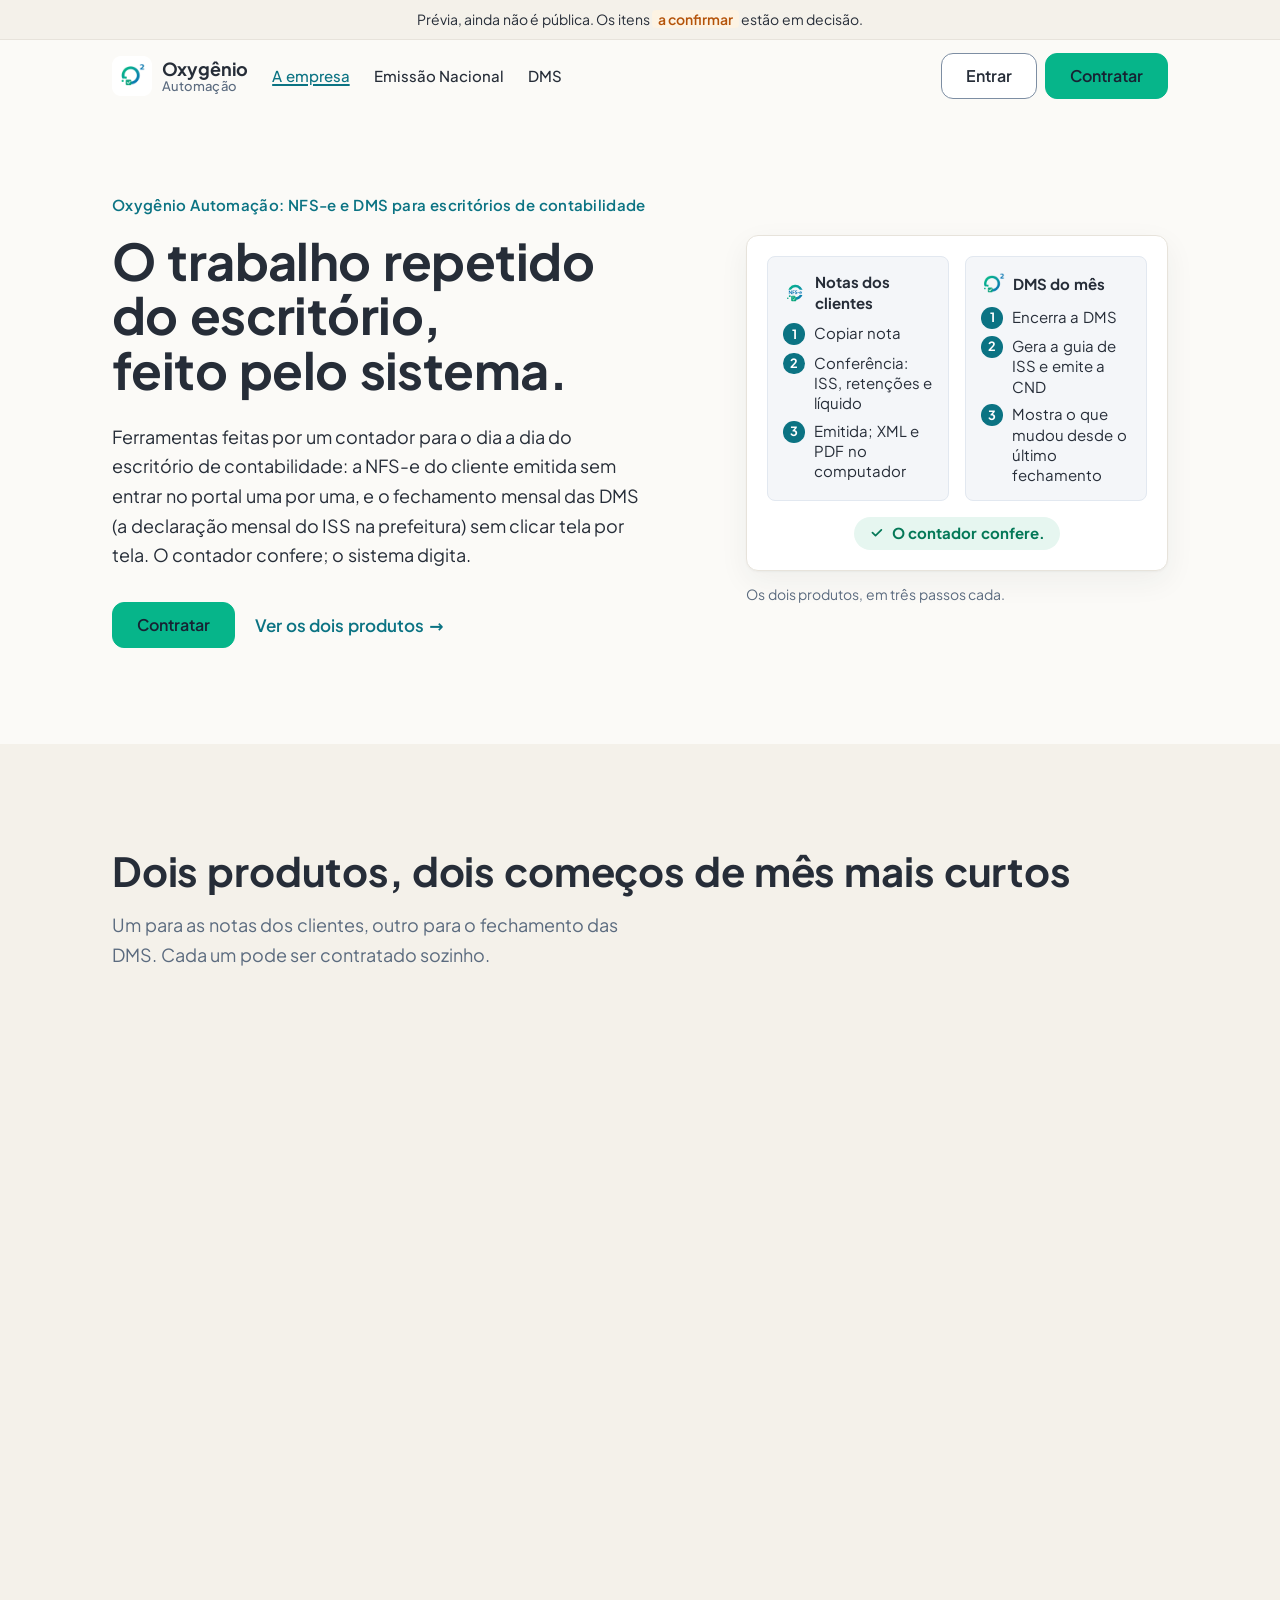
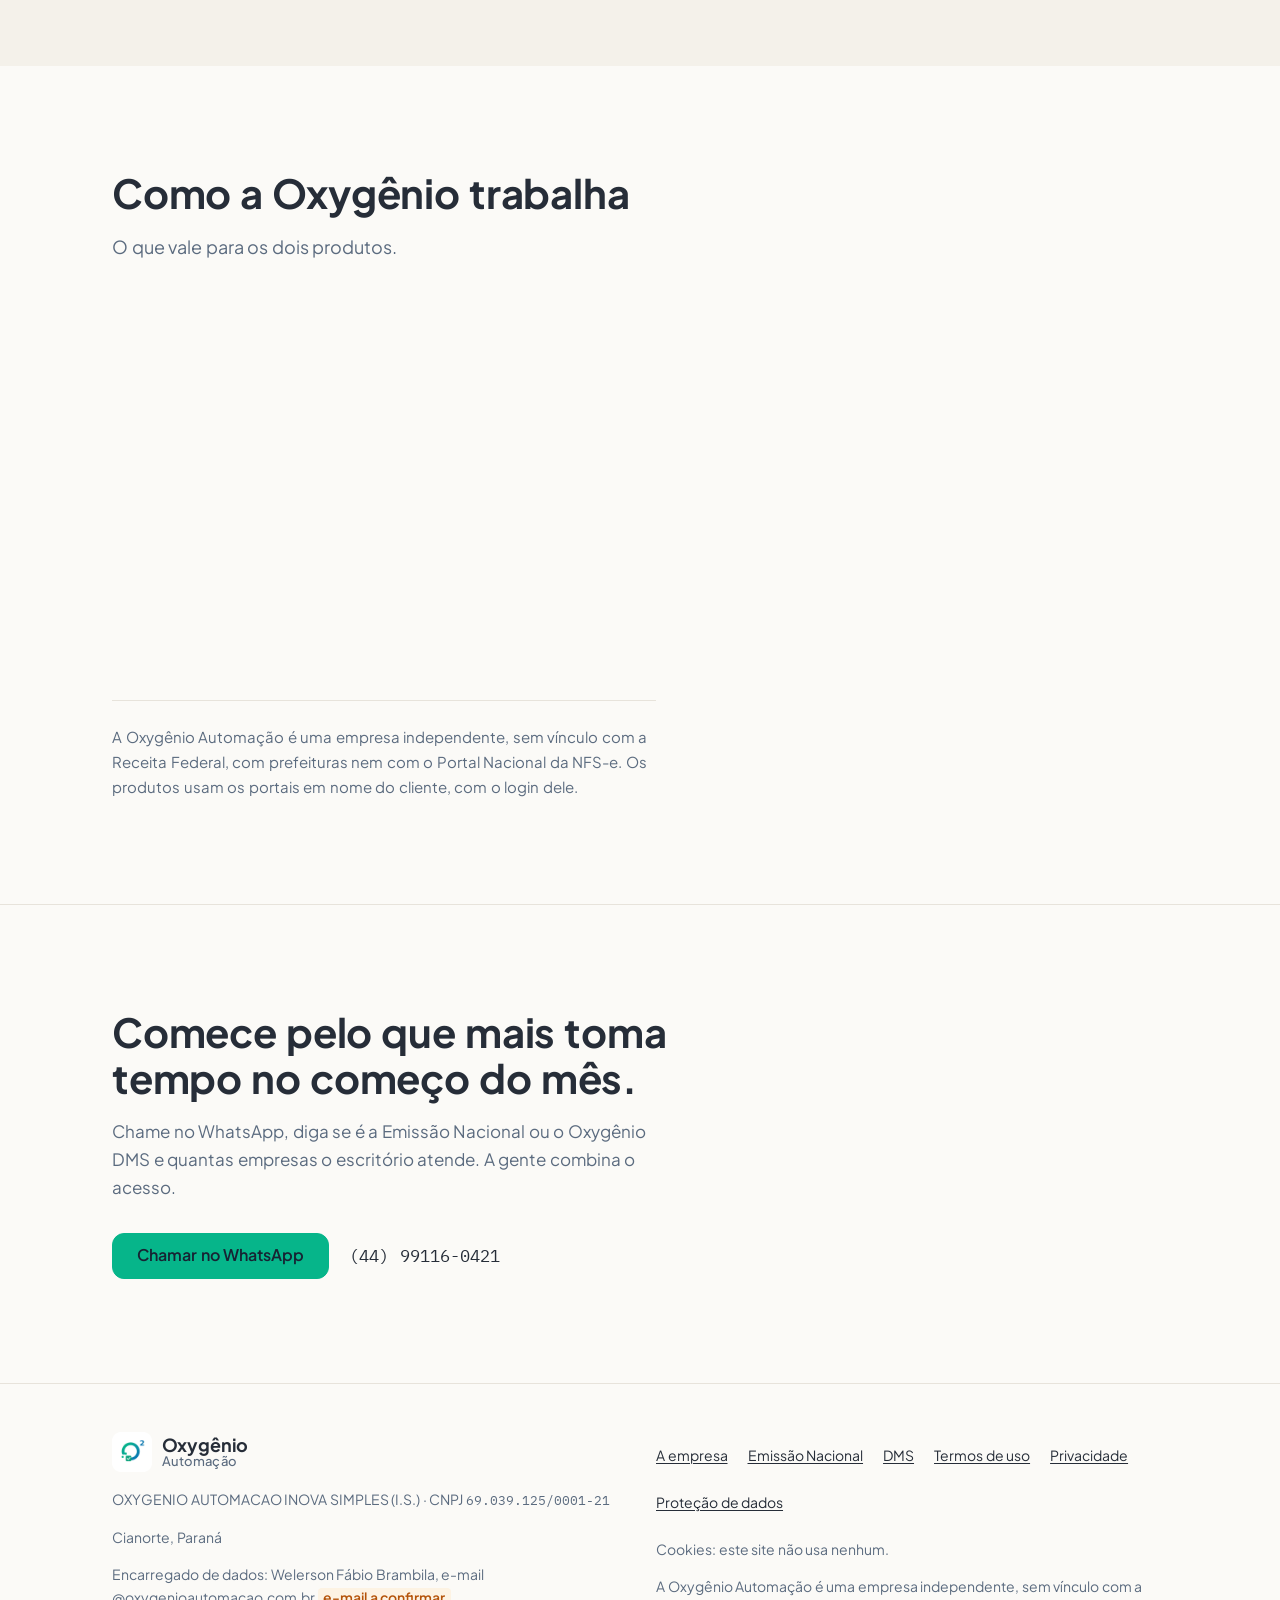
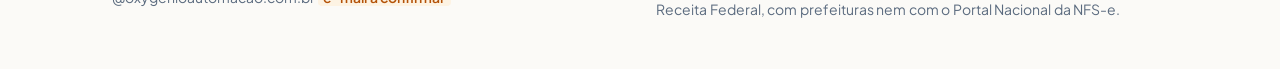
<file: index.html>
<!doctype html>
<html lang="pt-BR" data-movimento="ligado">
<head>
<meta charset="utf-8">
<meta name="viewport" content="width=device-width, initial-scale=1">
<meta http-equiv="Content-Security-Policy" content="default-src 'none'; style-src 'self'; font-src 'self'; img-src 'self'; script-src 'self'; base-uri 'none'; form-action 'none'">
<meta name="robots" content="noindex, nofollow">
<title>Oxygênio Automação: ferramentas para o escritório de contabilidade</title>
<meta name="description" content="A Oxygênio Automação faz ferramentas para escritórios de contabilidade: a Oxygênio Emissão Nacional, que emite as NFS-e dos clientes sem entrar no portal uma por uma, e o Oxygênio DMS, que encerra as DMS da prefeitura empresa por empresa.">
<link rel="icon" href="imagens/oxygenio_badge_192.png" type="image/png">
<link rel="stylesheet" href="estilos.css">
<link rel="stylesheet" href="pagina.css">
<script src="movimento.js" defer></script>
</head>
<body>
<a class="pular" href="#principal">Ir para o conteúdo</a>
<p class="previa">Prévia, ainda não é pública. Os itens <span class="a-confirmar">a confirmar</span> estão em decisão.</p>

<header class="cabecalho">
  <div class="largura cabecalho__linha">
    <a class="marca" href="index.html" aria-label="Oxygênio Automação, página inicial">
      <img src="imagens/oxygenio_badge_192.png" width="40" height="40" alt="">
      <span class="marca__nome">Oxygênio <span class="marca__sub">Automação</span></span>
    </a>
    <nav class="cabecalho__menu" aria-label="Páginas do site">
      <a href="index.html" aria-current="page">A empresa</a>
      <a href="emissao-nacional.html">Emissão Nacional</a>
      <a href="build.html">DMS</a>
    </nav>
    <div class="cabecalho__acoes">
      <a class="botao discreto" href="https://emissor.oxygenioautomacao.com.br/">Entrar</a>
      <a class="botao" href="https://wa.me/5544991160421?text=Ol%C3%A1%2C%20quero%20conhecer%20os%20produtos%20da%20Oxyg%C3%AAnio%20Automa%C3%A7%C3%A3o%20para%20o%20meu%20escrit%C3%B3rio.">Contratar<span class="tudo-oculto"> (abre o WhatsApp)</span></a>
    </div>
  </div>
</header>

<main id="principal">

<section class="destaque" aria-labelledby="titulo">
  <div class="largura destaque__grade">
    <div>
      <p class="sobretitulo">Oxygênio Automação: NFS-e e DMS para escritórios de contabilidade</p>
      <h1 id="titulo"><span>O trabalho repetido do escritório,</span> <span>feito pelo sistema.</span></h1>
      <p class="destaque__frase">Ferramentas feitas por um contador para o dia a dia do escritório de contabilidade: a NFS-e do cliente emitida sem entrar no portal uma por uma, e o fechamento mensal das DMS (a declaração mensal do ISS na prefeitura) sem clicar tela por tela. O contador confere; o sistema digita.</p>
      <p class="destaque__acoes">
        <a class="botao" href="https://wa.me/5544991160421?text=Ol%C3%A1%2C%20quero%20conhecer%20os%20produtos%20da%20Oxyg%C3%AAnio%20Automa%C3%A7%C3%A3o%20para%20o%20meu%20escrit%C3%B3rio.">Contratar<span class="tudo-oculto"> (abre o WhatsApp)</span></a>
        <a class="link-seta" href="#produtos">Ver os dois produtos</a>
      </p>
    </div>
    <figure class="pistas" role="img" aria-label="Maquete com as duas pistas da Oxygênio: notas dos clientes, em três passos (copiar nota; conferência do ISS, das retenções e do líquido; emitida, com XML e PDF baixados no computador), e DMS do mês, em três passos (encerra a DMS; gera a guia de ISS e emite a CND; mostra o que mudou desde o último fechamento do mês). As duas terminam no mesmo ponto: o contador confere.">
      <div class="pistas__janela" aria-hidden="true">
        <div class="pista">
          <p class="pista__titulo"><img src="imagens/oxygenio_nfse_icon.svg" width="24" height="24" alt="">Notas dos clientes</p>
          <ol class="pista__passos">
            <li><span class="pista__numero">1</span>Copiar nota</li>
            <li><span class="pista__numero">2</span>Conferência: ISS, retenções e líquido</li>
            <li><span class="pista__numero">3</span>Emitida; XML e PDF no computador</li>
          </ol>
        </div>
        <div class="pista">
          <p class="pista__titulo"><img src="imagens/oxygenio_icon_256.png" width="24" height="24" alt="">DMS do mês</p>
          <ol class="pista__passos">
            <li><span class="pista__numero">1</span>Encerra a DMS</li>
            <li><span class="pista__numero">2</span>Gera a guia de ISS e emite a CND</li>
            <li><span class="pista__numero">3</span>Mostra o que mudou desde o último fechamento</li>
          </ol>
        </div>
        <p class="pista__selo"><svg viewBox="0 0 24 24" fill="none" stroke="currentColor" stroke-width="2.5" stroke-linecap="round" stroke-linejoin="round"><path d="m18 7-8.5 8.5L5 11"/></svg>O contador confere.</p>
      </div>
      <figcaption>Os dois produtos, em três passos cada.</figcaption>
    </figure>
  </div>
</section>

<section id="produtos" class="faixa faixa--suave" aria-labelledby="t-produtos">
  <div class="largura">
    <div class="faixa__cabeca">
      <h2 id="t-produtos">Dois produtos, dois começos de mês mais curtos</h2>
      <p class="apoio">Um para as notas dos clientes, outro para o fechamento das DMS. Cada um pode ser contratado sozinho.</p>
    </div>
    <div class="produtos" data-cascata>
      <article class="cartao-produto aparece">
        <img class="cartao-produto__marca" src="imagens/oxygenio_nfse_icon.svg" width="64" height="64" alt="Logo da Oxygênio Emissão Nacional">
        <h3>Oxygênio Emissão Nacional</h3>
        <p class="cartao-produto__frase">Emissor de NFS-e para escritórios de contabilidade. Pelo navegador, com login e senha do Portal Nacional, sem certificado digital.</p>
        <ul>
          <li>Todos os prestadores do escritório numa conta só.</li>
          <li>Copiar nota: a recorrente do cliente nasce da do mês passado.</li>
          <li>Conferência do ISS, das retenções e do líquido antes de emitir.</li>
          <li>XML e PDF baixados no computador do escritório, por empresa e mês.</li>
        </ul>
        <p class="cartao-produto__acoes">
          <a class="link-seta" href="emissao-nacional.html">Conhecer a Emissão Nacional</a>
        </p>
      </article>
      <article class="cartao-produto aparece">
        <img class="cartao-produto__marca" src="imagens/oxygenio_icon_256.png" width="64" height="64" alt="Logo do Oxygênio DMS">
        <h3>Oxygênio DMS</h3>
        <p class="cartao-produto__frase">Aplicativo para Windows que faz o fechamento mensal do ISS no portal da prefeitura, empresa por empresa.</p>
        <ul>
          <li>Encerra a DMS de serviços prestados e a de serviços tomados.</li>
          <li>Gera e guarda a guia de ISS e emite a CND municipal (a certidão negativa de débitos).</li>
          <li>Baixa os XML das notas e gera o PDF de cada uma.</li>
          <li>Rodado de novo o mesmo mês, mostra o que mudou desde o fechamento anterior.</li>
        </ul>
        <p class="cartao-produto__acoes">
          <a class="link-seta" href="build.html">Conhecer o Oxygênio DMS</a>
        </p>
      </article>
    </div>
  </div>
</section>

<section id="como-trabalhamos" class="faixa" aria-labelledby="t-como">
  <div class="largura">
    <div class="faixa__cabeca">
      <h2 id="t-como">Como a Oxygênio trabalha</h2>
      <p class="apoio">O que vale para os dois produtos.</p>
    </div>
    <div class="seguranca aparece">
      <svg class="cadeado" viewBox="0 0 24 24" fill="none" stroke="currentColor" stroke-width="1.5" stroke-linecap="round" stroke-linejoin="round" aria-hidden="true">
        <path class="cadeado__arco" d="M7 11V7a5 5 0 0 1 10 0v4"/>
        <rect width="18" height="11" x="3" y="11" rx="2" ry="2"/>
        <path class="cadeado__check" d="m9 16.5 2 2 4-4"/>
      </svg>
      <ul class="fatos">
        <li><strong>O contador decide, o sistema executa</strong>Nenhuma nota sai sem passar pela conferência de quem emite. No fechamento das DMS, quando os números não batem, o aplicativo para e pede para conferir no portal.</li>
        <li><strong>Senhas protegidas</strong>No Emissor, o login do portal de cada cliente fica num cofre cifrado, aberto pela senha-mestra do escritório. No Oxygênio DMS, a senha do portal da prefeitura só fica guardada se você marcar Lembrar, protegida pelo Windows daquele computador. Nos dois, a senha não aparece na tela.</li>
        <li><strong>Sem letra miúda</strong>Os textos deste site descrevem os produtos como a equipe entrega ao escritório. O que não estiver claro, pergunte antes de contratar.</li>
        <li><strong>Contato direto com a equipe</strong>Pelo WhatsApp, direto com quem fez o sistema.</li>
      </ul>
    </div>
    <p class="independencia">A Oxygênio Automação é uma empresa independente, sem vínculo com a Receita Federal, com prefeituras nem com o Portal Nacional da NFS-e. Os produtos usam os portais em nome do cliente, com o login dele.</p>
  </div>
</section>

<section id="contato" class="chamada" aria-labelledby="t-contato">
  <div class="largura">
    <h2 id="t-contato">Comece pelo que mais toma tempo no começo do mês.</h2>
    <p class="apoio">Chame no WhatsApp, diga se é a Emissão Nacional ou o Oxygênio DMS e quantas empresas o escritório atende. A gente combina o acesso.</p>
    <p class="chamada__acoes">
      <a class="botao whatsapp" href="https://wa.me/5544991160421?text=Ol%C3%A1%2C%20vim%20pelo%20site%20da%20Oxyg%C3%AAnio%20Automa%C3%A7%C3%A3o.">Chamar no WhatsApp</a>
      <span class="numero">(44) 99116-0421</span>
    </p>
  </div>
</section>

</main>

<footer class="rodape">
  <div class="largura rodape__grade">
    <div>
      <a class="marca" href="index.html" aria-label="Oxygênio Automação, página inicial">
        <img src="imagens/oxygenio_badge_192.png" width="40" height="40" alt="">
        <span class="marca__nome">Oxygênio <span class="marca__sub">Automação</span></span>
      </a>
      <p>OXYGENIO AUTOMACAO INOVA SIMPLES (I.S.) · CNPJ <span class="numero">69.039.125/0001-21</span></p>
      <p>Cianorte, Paraná</p>
      <p>Encarregado de dados: Welerson Fábio Brambila, e-mail @oxygenioautomacao.com.br <span class="a-confirmar">e-mail a confirmar</span></p>
    </div>
    <div>
      <ul class="rodape__links">
        <li><a href="index.html">A empresa</a></li>
        <li><a href="emissao-nacional.html">Emissão Nacional</a></li>
        <li><a href="build.html">DMS</a></li>
        <li><a href="termos-de-uso.html">Termos de uso</a></li>
        <li><a href="privacidade.html">Privacidade</a></li>
        <li><a href="lgpd.html">Proteção de dados</a></li>
      </ul>
      <p>Cookies: este site não usa nenhum.</p>
      <p>A Oxygênio Automação é uma empresa independente, sem vínculo com a Receita Federal, com prefeituras nem com o Portal Nacional da NFS-e.</p>
    </div>
  </div>
</footer>
</body>
</html>
</file>
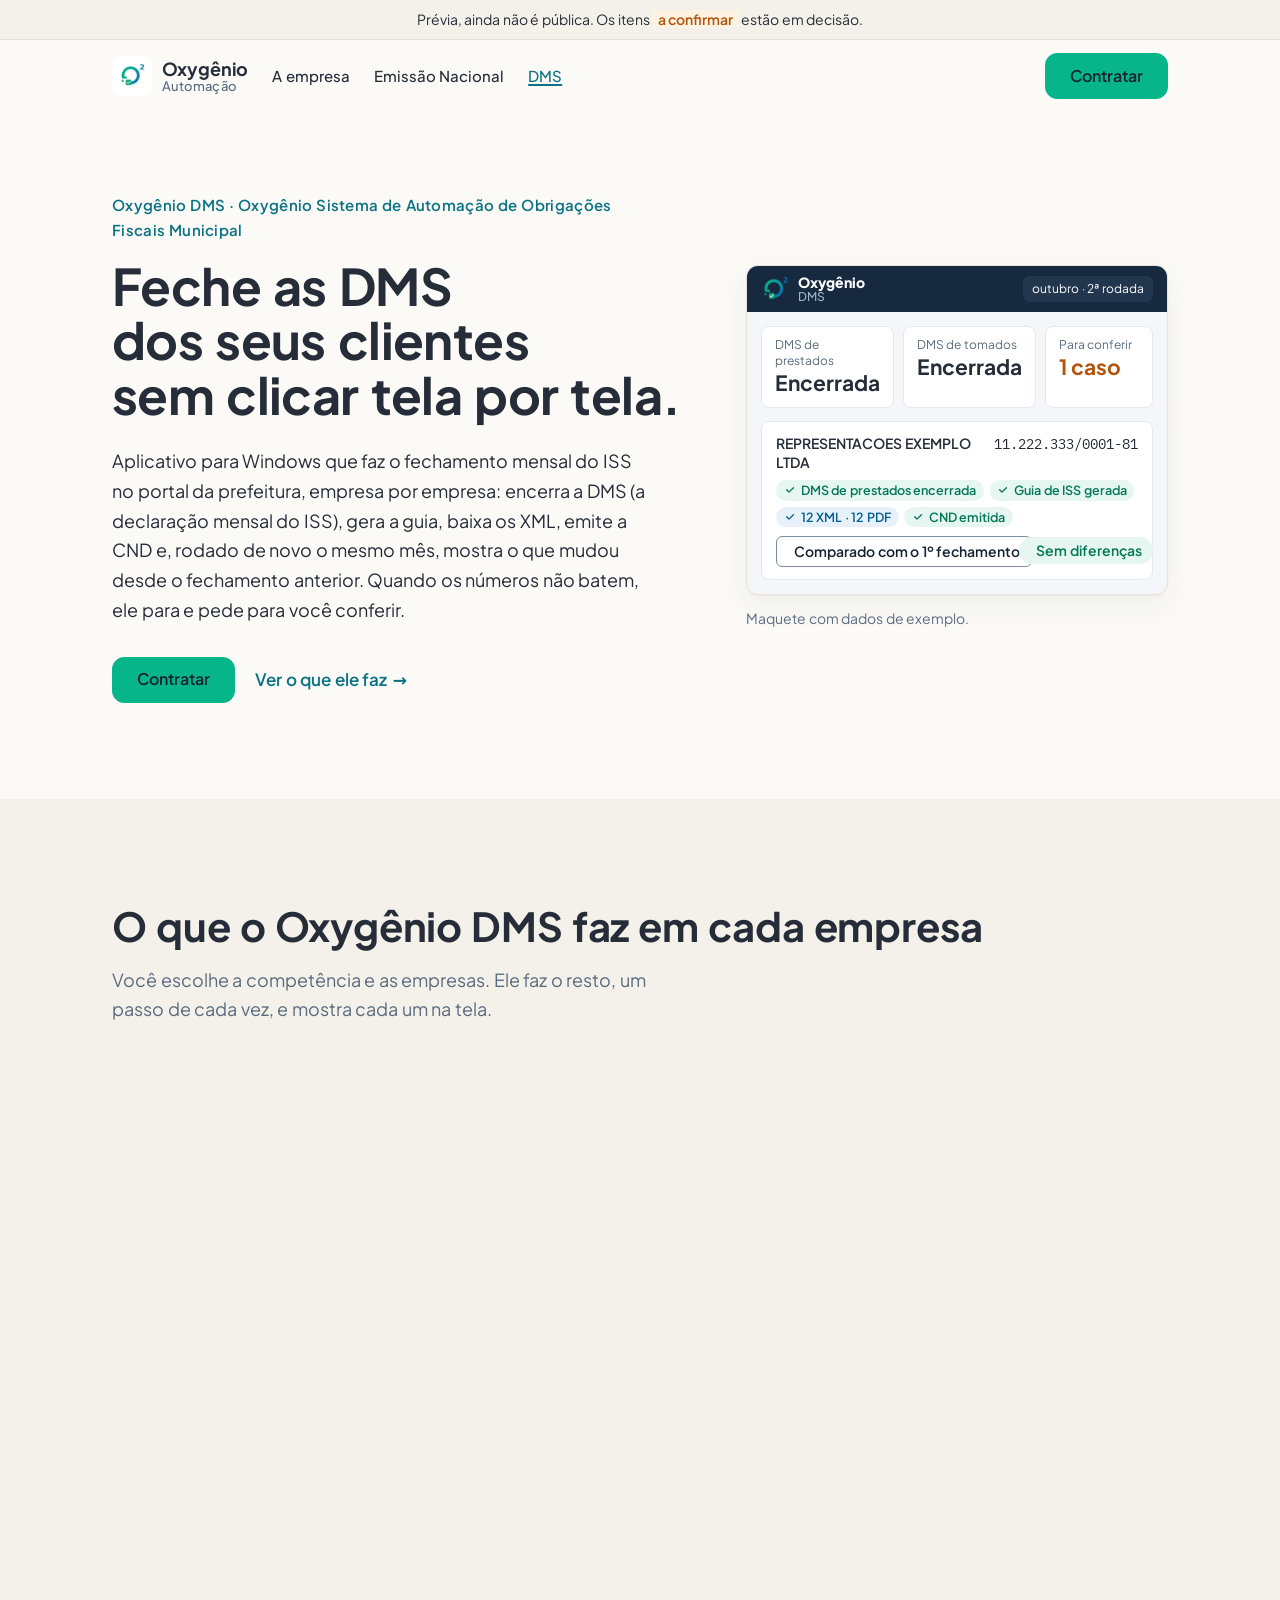
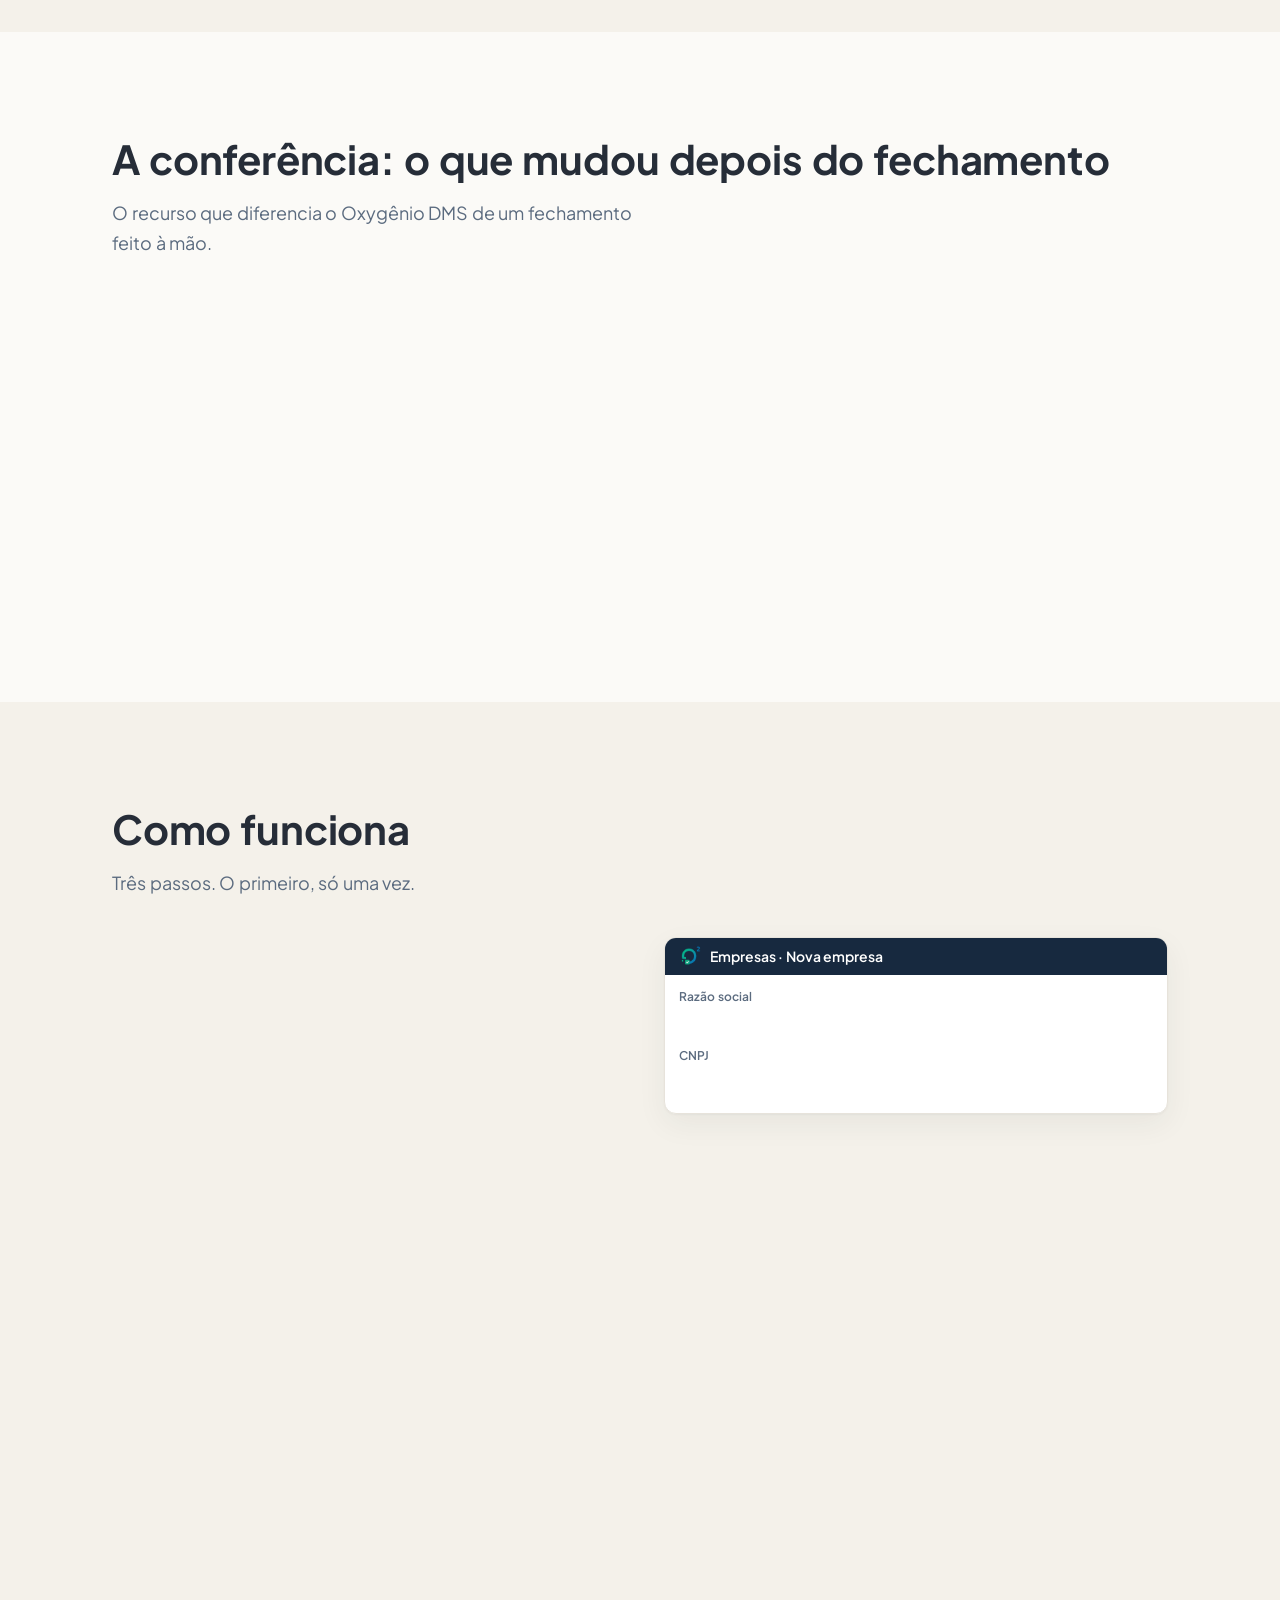
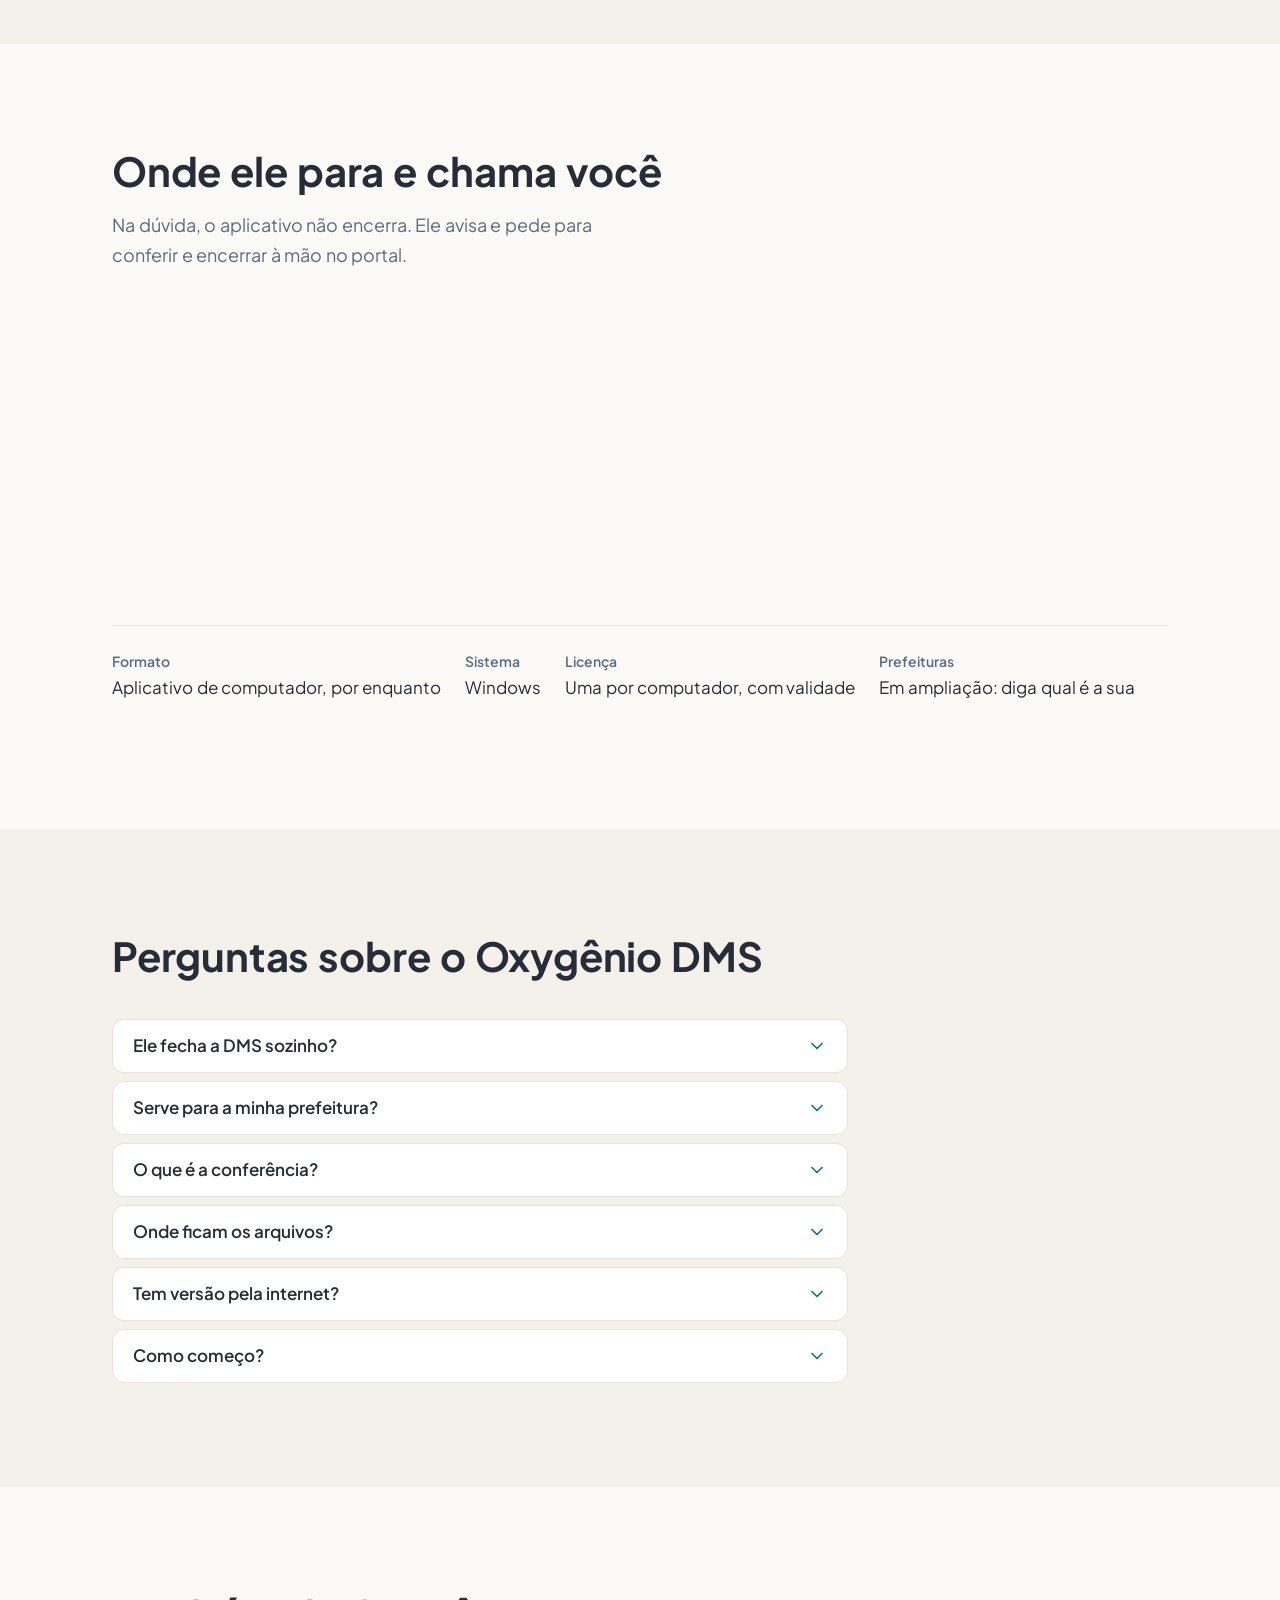
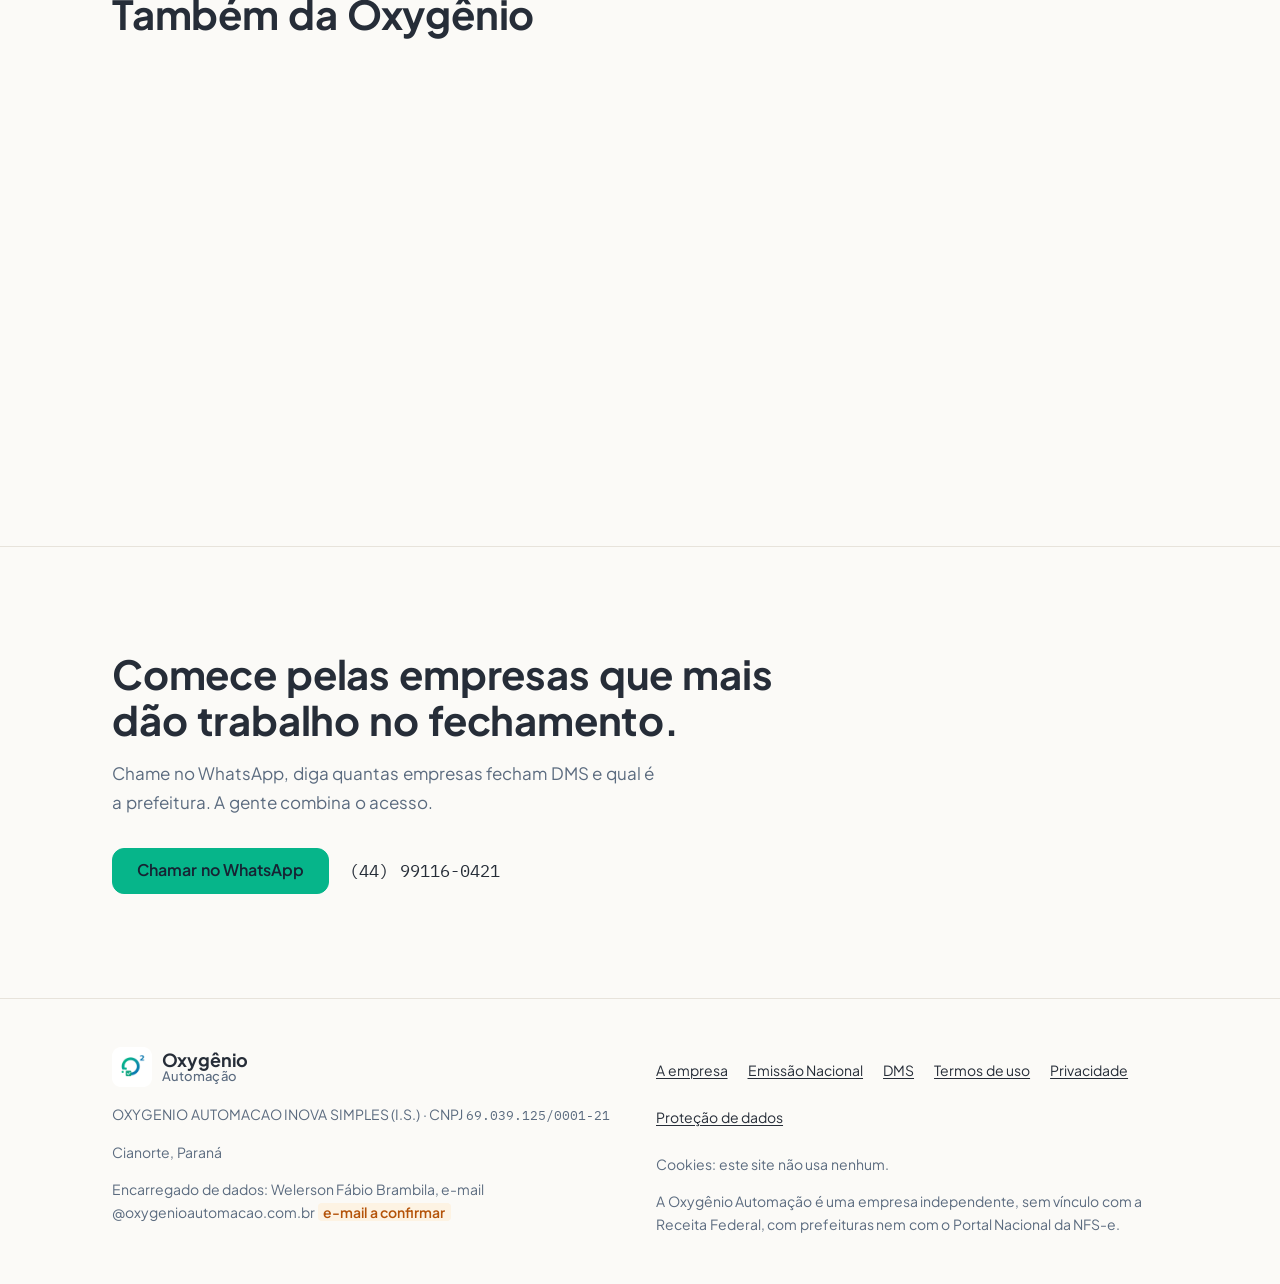
<file: build.html>
<!doctype html>
<html lang="pt-BR" data-movimento="ligado">
<head>
<meta charset="utf-8">
<meta name="viewport" content="width=device-width, initial-scale=1">
<meta http-equiv="Content-Security-Policy" content="default-src 'none'; style-src 'self'; font-src 'self'; img-src 'self'; script-src 'self'; base-uri 'none'; form-action 'none'">
<meta name="robots" content="noindex, nofollow">
<title>Oxygênio DMS: o fechamento das DMS, empresa por empresa</title>
<meta name="description" content="O Oxygênio DMS (Oxygênio Sistema de Automação de Obrigações Fiscais Municipal) é o aplicativo para Windows que faz o fechamento mensal do ISS no portal da prefeitura: encerra as DMS, gera a guia, baixa os XML, emite a CND e, rodado de novo o mesmo mês, mostra o que mudou.">
<link rel="icon" href="imagens/oxygenio_badge_192.png" type="image/png">
<link rel="stylesheet" href="estilos.css">
<link rel="stylesheet" href="pagina.css">
<script src="movimento.js" defer></script>
</head>
<body>
<a class="pular" href="#principal">Ir para o conteúdo</a>
<p class="previa">Prévia, ainda não é pública. Os itens <span class="a-confirmar">a confirmar</span> estão em decisão.</p>

<header class="cabecalho">
  <div class="largura cabecalho__linha">
    <a class="marca" href="index.html" aria-label="Oxygênio Automação, página inicial">
      <img src="imagens/oxygenio_badge_192.png" width="40" height="40" alt="">
      <span class="marca__nome">Oxygênio <span class="marca__sub">Automação</span></span>
    </a>
    <nav class="cabecalho__menu" aria-label="Páginas do site">
      <a href="index.html">A empresa</a>
      <a href="emissao-nacional.html">Emissão Nacional</a>
      <a href="build.html" aria-current="page">DMS</a>
    </nav>
    <div class="cabecalho__acoes">
      <a class="botao" href="https://wa.me/5544991160421?text=Ol%C3%A1%2C%20quero%20contratar%20o%20Oxyg%C3%AAnio%20DMS%20para%20o%20meu%20escrit%C3%B3rio.">Contratar<span class="tudo-oculto"> (abre o WhatsApp)</span></a>
    </div>
  </div>
</header>

<main id="principal">

<section class="destaque" aria-labelledby="titulo">
  <div class="largura destaque__grade">
    <div>
      <p class="sobretitulo">Oxygênio DMS · Oxygênio Sistema de Automação de Obrigações Fiscais Municipal</p>
      <h1 id="titulo"><span>Feche as DMS dos seus clientes</span> <span>sem clicar tela por tela.</span></h1>
      <p class="destaque__frase">Aplicativo para Windows que faz o fechamento mensal do ISS no portal da prefeitura, empresa por empresa: encerra a DMS (a declaração mensal do ISS), gera a guia, baixa os XML, emite a CND e, rodado de novo o mesmo mês, mostra o que mudou desde o fechamento anterior. Quando os números não batem, ele para e pede para você conferir.</p>
      <p class="destaque__acoes">
        <a class="botao" href="https://wa.me/5544991160421?text=Ol%C3%A1%2C%20quero%20contratar%20o%20Oxyg%C3%AAnio%20DMS%20para%20o%20meu%20escrit%C3%B3rio.">Contratar<span class="tudo-oculto"> (abre o WhatsApp)</span></a>
        <a class="link-seta" href="#o-que-faz">Ver o que ele faz</a>
      </p>
    </div>
    <figure class="maquete" role="img" aria-label="Maquete do painel do Oxygênio DMS, com dados de exemplo: três cartões com os números da competência e o progresso de uma empresa, da DMS encerrada à conferência com o fechamento anterior do mesmo mês.">
      <div class="maquete__janela" aria-hidden="true">
        <div class="maquete__topo">
          <img src="imagens/oxygenio_icon_256.png" width="28" height="28" alt="">
          <span class="maquete__app">Oxygênio <small>DMS</small></span>
          <span class="maquete__contexto">outubro · 2ª rodada</span>
        </div>
        <div class="maquete__corpo">
          <div class="maquete__cartoes">
            <div class="maquete__cartao"><span>DMS de prestados</span><strong>Encerrada</strong></div>
            <div class="maquete__cartao"><span>DMS de tomados</span><strong>Encerrada</strong></div>
            <div class="maquete__cartao maquete__cartao--atencao"><span>Para conferir</span><strong>1 caso</strong></div>
          </div>
          <div class="maquete__nota">
            <div class="maquete__linha"><strong>REPRESENTACOES EXEMPLO LTDA</strong><span class="maquete__valor">11.222.333/0001-81</span></div>
            <div class="maquete__progresso">
              <span class="mini__chip"><svg viewBox="0 0 24 24" fill="none" stroke="currentColor" stroke-width="2.5" stroke-linecap="round" stroke-linejoin="round"><path d="m18 7-8.5 8.5L5 11"/></svg>DMS de prestados encerrada</span>
              <span class="mini__chip"><svg viewBox="0 0 24 24" fill="none" stroke="currentColor" stroke-width="2.5" stroke-linecap="round" stroke-linejoin="round"><path d="m18 7-8.5 8.5L5 11"/></svg>Guia de ISS gerada</span>
              <span class="mini__chip mini__chip--arquivo"><svg viewBox="0 0 24 24" fill="none" stroke="currentColor" stroke-width="2.5" stroke-linecap="round" stroke-linejoin="round"><path d="m18 7-8.5 8.5L5 11"/></svg>12 XML · 12 PDF</span>
              <span class="mini__chip"><svg viewBox="0 0 24 24" fill="none" stroke="currentColor" stroke-width="2.5" stroke-linecap="round" stroke-linejoin="round"><path d="m18 7-8.5 8.5L5 11"/></svg>CND emitida</span>
            </div>
            <div class="maquete__estado">
              <span class="maquete__copiar"><svg viewBox="0 0 24 24" fill="none" stroke="currentColor" stroke-width="2" stroke-linecap="round" stroke-linejoin="round"><path d="M3 12a9 9 0 1 0 9-9 9.75 9.75 0 0 0-6.74 2.74L3 8"/><path d="M3 3v5h5"/><path d="M12 7v5l4 2"/></svg>Comparado com o 1º fechamento</span>
              <span class="maquete__selos">
                <span class="selo maquete__processando">Conferindo</span>
                <span class="selo maquete__emitida"><svg viewBox="0 0 24 24" fill="none" stroke="currentColor" stroke-width="2.5" stroke-linecap="round" stroke-linejoin="round"><path d="m18 7-8.5 8.5L5 11"/></svg>Sem diferenças</span>
              </span>
            </div>
          </div>
        </div>
      </div>
      <figcaption>Maquete com dados de exemplo.</figcaption>
    </figure>
  </div>
</section>

<section id="o-que-faz" class="faixa faixa--suave" aria-labelledby="t-faz">
  <div class="largura">
    <div class="faixa__cabeca">
      <h2 id="t-faz">O que o Oxygênio DMS faz em cada empresa</h2>
      <p class="apoio">Você escolhe a competência e as empresas. Ele faz o resto, um passo de cada vez, e mostra cada um na tela.</p>
    </div>
    <div class="recursos" data-cascata>
      <article class="recurso aparece">
        <span class="recurso__icone" aria-hidden="true"><svg viewBox="0 0 24 24" fill="none" stroke="currentColor" stroke-width="2" stroke-linecap="round" stroke-linejoin="round"><path d="M14 2H6a2 2 0 0 0-2 2v16a2 2 0 0 0 2 2h12a2 2 0 0 0 2-2V8z"/><path d="M14 2v6h6"/><path d="m9 15 2 2 4-4"/></svg></span>
        <div><h3>Encerra a DMS de serviços prestados</h3><p>A declaração mensal das notas emitidas pela empresa, encerrada no portal da prefeitura, com a soma conferida antes.</p></div>
      </article>
      <article class="recurso aparece">
        <span class="recurso__icone" aria-hidden="true"><svg viewBox="0 0 24 24" fill="none" stroke="currentColor" stroke-width="2" stroke-linecap="round" stroke-linejoin="round"><path d="M14 2H6a2 2 0 0 0-2 2v16a2 2 0 0 0 2 2h12a2 2 0 0 0 2-2V8z"/><path d="M14 2v6h6"/><path d="M12 18v-6"/><path d="m9 15 3 3 3-3"/></svg></span>
        <div><h3>Encerra a DMS de serviços tomados</h3><p>A declaração das notas que a empresa recebeu, com o ISS retido quando é o caso.</p></div>
      </article>
      <article class="recurso aparece">
        <span class="recurso__icone" aria-hidden="true"><svg viewBox="0 0 24 24" fill="none" stroke="currentColor" stroke-width="2" stroke-linecap="round" stroke-linejoin="round"><rect width="20" height="14" x="2" y="5" rx="2"/><line x1="2" x2="22" y1="10" y2="10"/></svg></span>
        <div><h3>Gera e guarda a guia de ISS</h3><p>A guia do mês sai do portal e vai para a pasta da empresa, pronta para mandar ao cliente.</p></div>
      </article>
      <article class="recurso aparece">
        <span class="recurso__icone" aria-hidden="true"><svg viewBox="0 0 24 24" fill="none" stroke="currentColor" stroke-width="2" stroke-linecap="round" stroke-linejoin="round"><path d="M21 15v4a2 2 0 0 1-2 2H5a2 2 0 0 1-2-2v-4"/><polyline points="7 10 12 15 17 10"/><line x1="12" x2="12" y1="15" y2="3"/></svg></span>
        <div><h3>Baixa os XML e gera o PDF</h3><p>As notas da competência, normais e canceladas, com o PDF de cada uma gerado a partir do XML.</p></div>
      </article>
      <article class="recurso aparece">
        <span class="recurso__icone" aria-hidden="true"><svg viewBox="0 0 24 24" fill="none" stroke="currentColor" stroke-width="2" stroke-linecap="round" stroke-linejoin="round"><circle cx="12" cy="12" r="10"/><path d="m9 12 2 2 4-4"/></svg></span>
        <div><h3>Emite a CND municipal</h3><p>A certidão negativa de débitos da empresa, salva junto dos outros arquivos do mês.</p></div>
      </article>
      <article class="recurso aparece">
        <span class="recurso__icone" aria-hidden="true"><svg viewBox="0 0 24 24" fill="none" stroke="currentColor" stroke-width="2" stroke-linecap="round" stroke-linejoin="round"><path d="M3 12a9 9 0 1 0 9-9 9.75 9.75 0 0 0-6.74 2.74L3 8"/><path d="M3 3v5h5"/><path d="M12 7v5l4 2"/></svg></span>
        <div><h3>Compara com o fechamento anterior do mesmo mês</h3><p>Cada fechamento é guardado. Quando a mesma empresa e competência rodam de novo, o aplicativo compara com o fechamento anterior e aponta o que mudou.</p></div>
      </article>
    </div>
  </div>
</section>

<section id="conferencia" class="faixa" aria-labelledby="t-conferencia">
  <div class="largura">
    <div class="faixa__cabeca">
      <h2 id="t-conferencia">A conferência: o que mudou depois do fechamento</h2>
      <p class="apoio">O recurso que diferencia o Oxygênio DMS de um fechamento feito à mão.</p>
    </div>
    <div class="beneficios">
      <article class="beneficio beneficio--grande aparece">
        <div>
          <h3>Nota que entrou, sumiu, foi cancelada ou mudou de valor.</h3>
          <p>Cada execução grava um retrato da competência: as notas, os valores, o que foi encerrado. Quando a mesma empresa e a mesma competência rodam de novo, o aplicativo compara com o retrato anterior e lista a diferença, nota por nota. É assim que uma nota cancelada depois do fechamento, ou uma que apareceu atrasada, não passa despercebida.</p>
        </div>
        <p class="fluxo" aria-hidden="true">
          <span class="fluxo__nota">Setembro, 1º fechamento<span>12 notas · DMS encerrada</span></span>
          <span class="fluxo__seta">↓</span>
          <span class="fluxo__acao"><svg viewBox="0 0 24 24" fill="none" stroke="currentColor" stroke-width="2" stroke-linecap="round" stroke-linejoin="round"><path d="M3 12a9 9 0 1 0 9-9 9.75 9.75 0 0 0-6.74 2.74L3 8"/><path d="M3 3v5h5"/><path d="M12 7v5l4 2"/></svg>Comparar</span>
          <span class="fluxo__seta">↓</span>
          <span class="fluxo__nota">Setembro, de novo<span>1 nota cancelada desde o fechamento</span></span>
        </p>
      </article>
    </div>
  </div>
</section>

<section id="como-funciona" class="faixa faixa--suave" aria-labelledby="t-como">
  <div class="largura">
    <div class="faixa__cabeca">
      <h2 id="t-como">Como funciona</h2>
      <p class="apoio">Três passos. O primeiro, só uma vez.</p>
    </div>
    <div class="passos">
      <ol class="passos__lista aparece" role="list">
        <li class="passo" id="passo-1">
          <span class="passo__numero" aria-hidden="true">1</span>
          <h3>Instale e cadastre as empresas</h3>
          <p>O Oxygênio DMS é instalado no computador do escritório, com uma licença para cada computador. Você cadastra as empresas que fecham DMS e, se quiser, marca para o aplicativo lembrar o login do escritório no portal da prefeitura.</p>
          <figure class="mini" aria-hidden="true">
            <div class="mini__topo"><img src="imagens/oxygenio_icon_256.png" width="20" height="20" alt="">Empresas · Nova empresa</div>
            <div class="mini__corpo">
              <div class="mini__campo"><span>Razão social</span><b class="preenchido">REPRESENTACOES EXEMPLO LTDA</b></div>
              <div class="mini__campo"><span>CNPJ</span><b class="preenchido">11.222.333/0001-81</b></div>
            </div>
          </figure>
        </li>
        <li class="passo" id="passo-2">
          <span class="passo__numero" aria-hidden="true">2</span>
          <h3>Escolha a competência e as empresas</h3>
          <p>Marque as empresas do mês e clique em Executar. O painel Progresso mostra cada passo de cada empresa enquanto acontece: nada é feito em silêncio.</p>
          <figure class="mini" aria-hidden="true">
            <div class="mini__topo"><img src="imagens/oxygenio_icon_256.png" width="20" height="20" alt="">Progresso · outubro</div>
            <div class="mini__corpo">
              <div class="mini__linha foco"><span>REPRESENTACOES EXEMPLO LTDA</span><span class="mini__chip">Encerrada</span></div>
              <div class="mini__linha"><span>OFICINA MODELO LTDA</span><span class="mini__chip">Encerrada</span></div>
              <div class="mini__linha"><span>CHAPECO SERVICOS ME</span><span class="mini__chip mini__chip--arquivo">Conferir no portal</span></div>
            </div>
          </figure>
        </li>
        <li class="passo" id="passo-3">
          <span class="passo__numero" aria-hidden="true">3</span>
          <h3>Confira o relatório</h3>
          <p>No fim, um relatório por competência: o que foi feito, o que não foi e por quê, e o que mudou desde o fechamento anterior. Os arquivos ficam na pasta de cada empresa.</p>
          <figure class="mini" aria-hidden="true">
            <div class="mini__topo"><img src="imagens/oxygenio_icon_256.png" width="20" height="20" alt="">Relatório · outubro</div>
            <div class="mini__corpo">
              <div class="mini__linha"><span>Encerramento</span><span class="mini__chip">Concluído</span></div>
              <div class="mini__linha"><span>Para conferir</span><span class="mini__chip mini__chip--arquivo">1 caso</span></div>
              <div class="mini__linha"><span>Arquivos</span><span><span class="mini__chip mini__chip--arquivo">Guias</span> <span class="mini__chip mini__chip--arquivo">XML</span> <span class="mini__chip mini__chip--arquivo">CND</span></span></div>
            </div>
          </figure>
        </li>
      </ol>
      <div class="passos__tela" aria-hidden="true">
        <figure class="mini">
          <div class="mini__topo"><img src="imagens/oxygenio_icon_256.png" width="20" height="20" alt="">Empresas · Nova empresa</div>
          <div class="mini__corpo">
            <div class="mini__campo"><span>Razão social</span><b class="preenchido">REPRESENTACOES EXEMPLO LTDA</b></div>
            <div class="mini__campo"><span>CNPJ</span><b class="preenchido">11.222.333/0001-81</b></div>
          </div>
        </figure>
        <figure class="mini">
          <div class="mini__topo"><img src="imagens/oxygenio_icon_256.png" width="20" height="20" alt="">Progresso · outubro</div>
          <div class="mini__corpo">
            <div class="mini__linha foco"><span>REPRESENTACOES EXEMPLO LTDA</span><span class="mini__chip">Encerrada</span></div>
            <div class="mini__linha"><span>OFICINA MODELO LTDA</span><span class="mini__chip">Encerrada</span></div>
            <div class="mini__linha"><span>CHAPECO SERVICOS ME</span><span class="mini__chip mini__chip--arquivo">Conferir no portal</span></div>
          </div>
        </figure>
        <figure class="mini">
          <div class="mini__topo"><img src="imagens/oxygenio_icon_256.png" width="20" height="20" alt="">Relatório · outubro</div>
          <div class="mini__corpo">
            <div class="mini__linha"><span>Encerramento</span><span class="mini__chip">Concluído</span></div>
            <div class="mini__linha"><span>Para conferir</span><span class="mini__chip mini__chip--arquivo">1 caso</span></div>
            <div class="mini__linha"><span>Arquivos</span><span><span class="mini__chip mini__chip--arquivo">Guias</span> <span class="mini__chip mini__chip--arquivo">XML</span> <span class="mini__chip mini__chip--arquivo">CND</span></span></div>
          </div>
        </figure>
      </div>
    </div>
  </div>
</section>

<section id="limites" class="faixa" aria-labelledby="t-limites">
  <div class="largura">
    <div class="faixa__cabeca">
      <h2 id="t-limites">Onde ele para e chama você</h2>
      <p class="apoio">Na dúvida, o aplicativo não encerra. Ele avisa e pede para conferir e encerrar à mão no portal.</p>
    </div>
    <div class="seguranca aparece">
      <svg class="parada" viewBox="0 0 24 24" fill="none" stroke="currentColor" stroke-width="1.5" stroke-linecap="round" stroke-linejoin="round" aria-hidden="true">
        <path d="M7.86 2h8.28L22 7.86v8.28L16.14 22H7.86L2 16.14V7.86L7.86 2z"/>
        <path d="M12 8v4"/>
        <path d="M12 16h.01"/>
      </svg>
      <ul class="fatos">
        <li><strong>Soma diferente</strong>Quando o total das notas não bate com o da declaração, nada é encerrado.</li>
        <li><strong>Mais de uma DMS aberta ou competência bloqueada</strong>Situações que pedem uma pessoa olhando: o aplicativo lista e segue para a próxima empresa.</li>
        <li><strong>Nota fora da DMS, ou "sem movimento" com notas</strong>A diferença entre o que o portal diz e o que as notas mostram vai para o relatório, com a empresa marcada para conferir.</li>
        <li><strong>Cada resposta do portal é conferida</strong>CNPJ, competência e valores são comparados com a empresa escolhida antes de qualquer arquivo ser salvo.</li>
      </ul>
    </div>
    <dl class="produto__ficha ficha-solta">
      <div><dt>Formato</dt><dd>Aplicativo de computador, por enquanto</dd></div>
      <div><dt>Sistema</dt><dd>Windows</dd></div>
      <div><dt>Licença</dt><dd>Uma por computador, com validade</dd></div>
      <div><dt>Prefeituras</dt><dd>Em ampliação: diga qual é a sua</dd></div>
    </dl>
  </div>
</section>

<section id="perguntas" class="faixa faixa--suave" aria-labelledby="t-perguntas">
  <div class="largura">
    <div class="faixa__cabeca">
      <h2 id="t-perguntas">Perguntas sobre o Oxygênio DMS</h2>
    </div>
    <div class="perguntas">
      <div class="pergunta">
        <h3><button type="button" class="pergunta__botao" id="p1-botao" aria-expanded="false" aria-controls="p1">Ele fecha a DMS sozinho?<svg viewBox="0 0 24 24" fill="none" stroke="currentColor" stroke-width="2" stroke-linecap="round" stroke-linejoin="round" aria-hidden="true"><path d="m6 9 6 6 6-6"/></svg></button></h3>
        <div class="pergunta__corpo" id="p1"><div class="pergunta__texto"><p>Só depois que você escolhe a competência e as empresas e clica em Executar. E só encerra quando os números batem: na dúvida, ele para e pede para você conferir no portal.</p></div></div>
      </div>
      <div class="pergunta">
        <h3><button type="button" class="pergunta__botao" id="p2-botao" aria-expanded="false" aria-controls="p2">Serve para a minha prefeitura?<svg viewBox="0 0 24 24" fill="none" stroke="currentColor" stroke-width="2" stroke-linecap="round" stroke-linejoin="round" aria-hidden="true"><path d="m6 9 6 6 6-6"/></svg></button></h3>
        <div class="pergunta__corpo" id="p2"><div class="pergunta__texto"><p>Hoje o Oxygênio DMS trabalha para ampliar as prefeituras atendidas. Diga qual é a sua no WhatsApp: a gente responde se já atende.</p></div></div>
      </div>
      <div class="pergunta">
        <h3><button type="button" class="pergunta__botao" id="p3-botao" aria-expanded="false" aria-controls="p3">O que é a conferência?<svg viewBox="0 0 24 24" fill="none" stroke="currentColor" stroke-width="2" stroke-linecap="round" stroke-linejoin="round" aria-hidden="true"><path d="m6 9 6 6 6-6"/></svg></button></h3>
        <div class="pergunta__corpo" id="p3"><div class="pergunta__texto"><p>Cada fechamento fica guardado. Quando a mesma empresa e competência rodam de novo, o aplicativo compara com o fechamento anterior e lista nota que entrou, sumiu, foi cancelada ou mudou de valor.</p></div></div>
      </div>
      <div class="pergunta">
        <h3><button type="button" class="pergunta__botao" id="p4-botao" aria-expanded="false" aria-controls="p4">Onde ficam os arquivos?<svg viewBox="0 0 24 24" fill="none" stroke="currentColor" stroke-width="2" stroke-linecap="round" stroke-linejoin="round" aria-hidden="true"><path d="m6 9 6 6 6-6"/></svg></button></h3>
        <div class="pergunta__corpo" id="p4"><div class="pergunta__texto"><p>No computador do escritório, numa pasta por empresa e competência: guia, XML, PDF, CND e o relatório. Os dados das empresas vão só ao portal da prefeitura. A exceção é o botão Atualizar razão social: ele manda o número do CNPJ a serviços públicos de consulta.</p></div></div>
      </div>
      <div class="pergunta">
        <h3><button type="button" class="pergunta__botao" id="p5-botao" aria-expanded="false" aria-controls="p5">Tem versão pela internet?<svg viewBox="0 0 24 24" fill="none" stroke="currentColor" stroke-width="2" stroke-linecap="round" stroke-linejoin="round" aria-hidden="true"><path d="m6 9 6 6 6-6"/></svg></button></h3>
        <div class="pergunta__corpo" id="p5"><div class="pergunta__texto"><p>Por enquanto o Oxygênio DMS é um aplicativo de computador, para Windows. O emissor de NFS-e da Oxygênio, a <a href="emissao-nacional.html">Emissão Nacional</a>, esse é pelo navegador.</p></div></div>
      </div>
      <div class="pergunta">
        <h3><button type="button" class="pergunta__botao" id="p6-botao" aria-expanded="false" aria-controls="p6">Como começo?<svg viewBox="0 0 24 24" fill="none" stroke="currentColor" stroke-width="2" stroke-linecap="round" stroke-linejoin="round" aria-hidden="true"><path d="m6 9 6 6 6-6"/></svg></button></h3>
        <div class="pergunta__corpo" id="p6"><div class="pergunta__texto"><p>Chame no WhatsApp e diga quantas empresas fecham DMS no escritório e em quantos computadores o aplicativo vai rodar. Você recebe o instalador e uma licença para cada computador, cadastra as empresas e roda a primeira competência acompanhando o painel.</p></div></div>
      </div>
    </div>
  </div>
</section>

<section id="emissor" class="faixa" aria-labelledby="t-emissor">
  <div class="largura">
    <div class="faixa__cabeca">
      <h2 id="t-emissor">Também da Oxygênio</h2>
    </div>
    <article class="produto aparece">
      <img class="produto__marca" src="imagens/oxygenio_nfse_icon.svg" width="64" height="64" alt="Logo da Oxygênio Emissão Nacional, o emissor de NFS-e">
      <div>
        <h3>Oxygênio Emissão Nacional</h3>
        <p class="produto__frase">Emissor de NFS-e para escritórios de contabilidade: pelo navegador, com o login do Portal Nacional de cada cliente, sem certificado digital.</p>
        <ul>
          <li>Todos os prestadores do escritório numa conta só.</li>
          <li>Copiar nota: a recorrente do cliente nasce da do mês passado.</li>
          <li>Conferência do ISS, das retenções e do líquido antes de emitir.</li>
        </ul>
        <p class="produto__acoes"><a class="botao" href="https://wa.me/5544991160421?text=Ol%C3%A1%2C%20quero%20contratar%20a%20Oxyg%C3%AAnio%20Emiss%C3%A3o%20Nacional%20para%20o%20meu%20escrit%C3%B3rio.">Contratar<span class="tudo-oculto"> (abre o WhatsApp)</span></a> <a class="link-seta" href="emissao-nacional.html">Conhecer a Emissão Nacional</a></p>
      </div>
    </article>
  </div>
</section>

<section id="contato" class="chamada" aria-labelledby="t-contato">
  <div class="largura">
    <h2 id="t-contato">Comece pelas empresas que mais dão trabalho no fechamento.</h2>
    <p class="apoio">Chame no WhatsApp, diga quantas empresas fecham DMS e qual é a prefeitura. A gente combina o acesso.</p>
    <p class="chamada__acoes">
      <a class="botao whatsapp" href="https://wa.me/5544991160421?text=Ol%C3%A1%2C%20vim%20pelo%20site%20da%20Oxyg%C3%AAnio%20Automa%C3%A7%C3%A3o.">Chamar no WhatsApp</a>
      <span class="numero">(44) 99116-0421</span>
    </p>
  </div>
</section>

</main>

<footer class="rodape">
  <div class="largura rodape__grade">
    <div>
      <a class="marca" href="index.html" aria-label="Oxygênio Automação, página inicial">
        <img src="imagens/oxygenio_badge_192.png" width="40" height="40" alt="">
        <span class="marca__nome">Oxygênio <span class="marca__sub">Automação</span></span>
      </a>
      <p>OXYGENIO AUTOMACAO INOVA SIMPLES (I.S.) · CNPJ <span class="numero">69.039.125/0001-21</span></p>
      <p>Cianorte, Paraná</p>
      <p>Encarregado de dados: Welerson Fábio Brambila, e-mail @oxygenioautomacao.com.br <span class="a-confirmar">e-mail a confirmar</span></p>
    </div>
    <div>
      <ul class="rodape__links">
        <li><a href="index.html">A empresa</a></li>
        <li><a href="emissao-nacional.html">Emissão Nacional</a></li>
        <li><a href="build.html">DMS</a></li>
        <li><a href="termos-de-uso.html">Termos de uso</a></li>
        <li><a href="privacidade.html">Privacidade</a></li>
        <li><a href="lgpd.html">Proteção de dados</a></li>
      </ul>
      <p>Cookies: este site não usa nenhum.</p>
      <p>A Oxygênio Automação é uma empresa independente, sem vínculo com a Receita Federal, com prefeituras nem com o Portal Nacional da NFS-e.</p>
    </div>
  </div>
</footer>
</body>
</html>
</file>
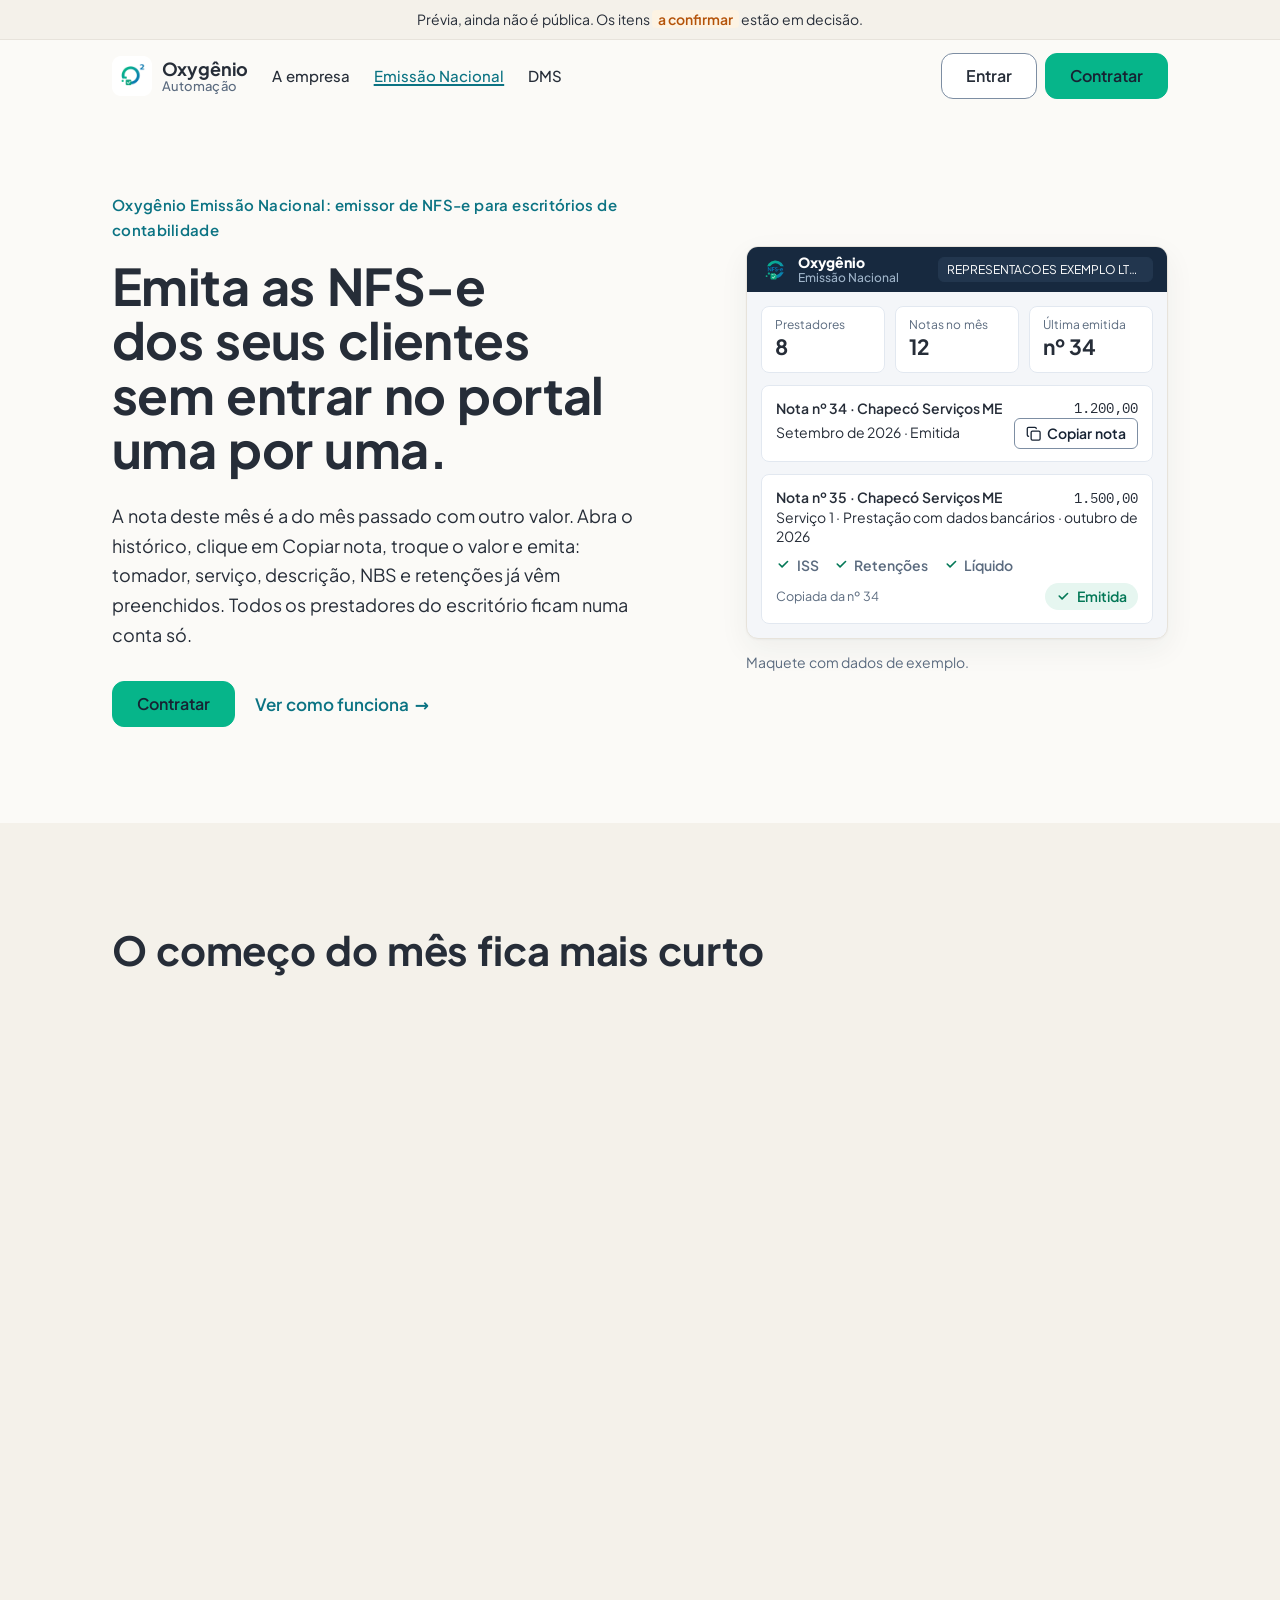
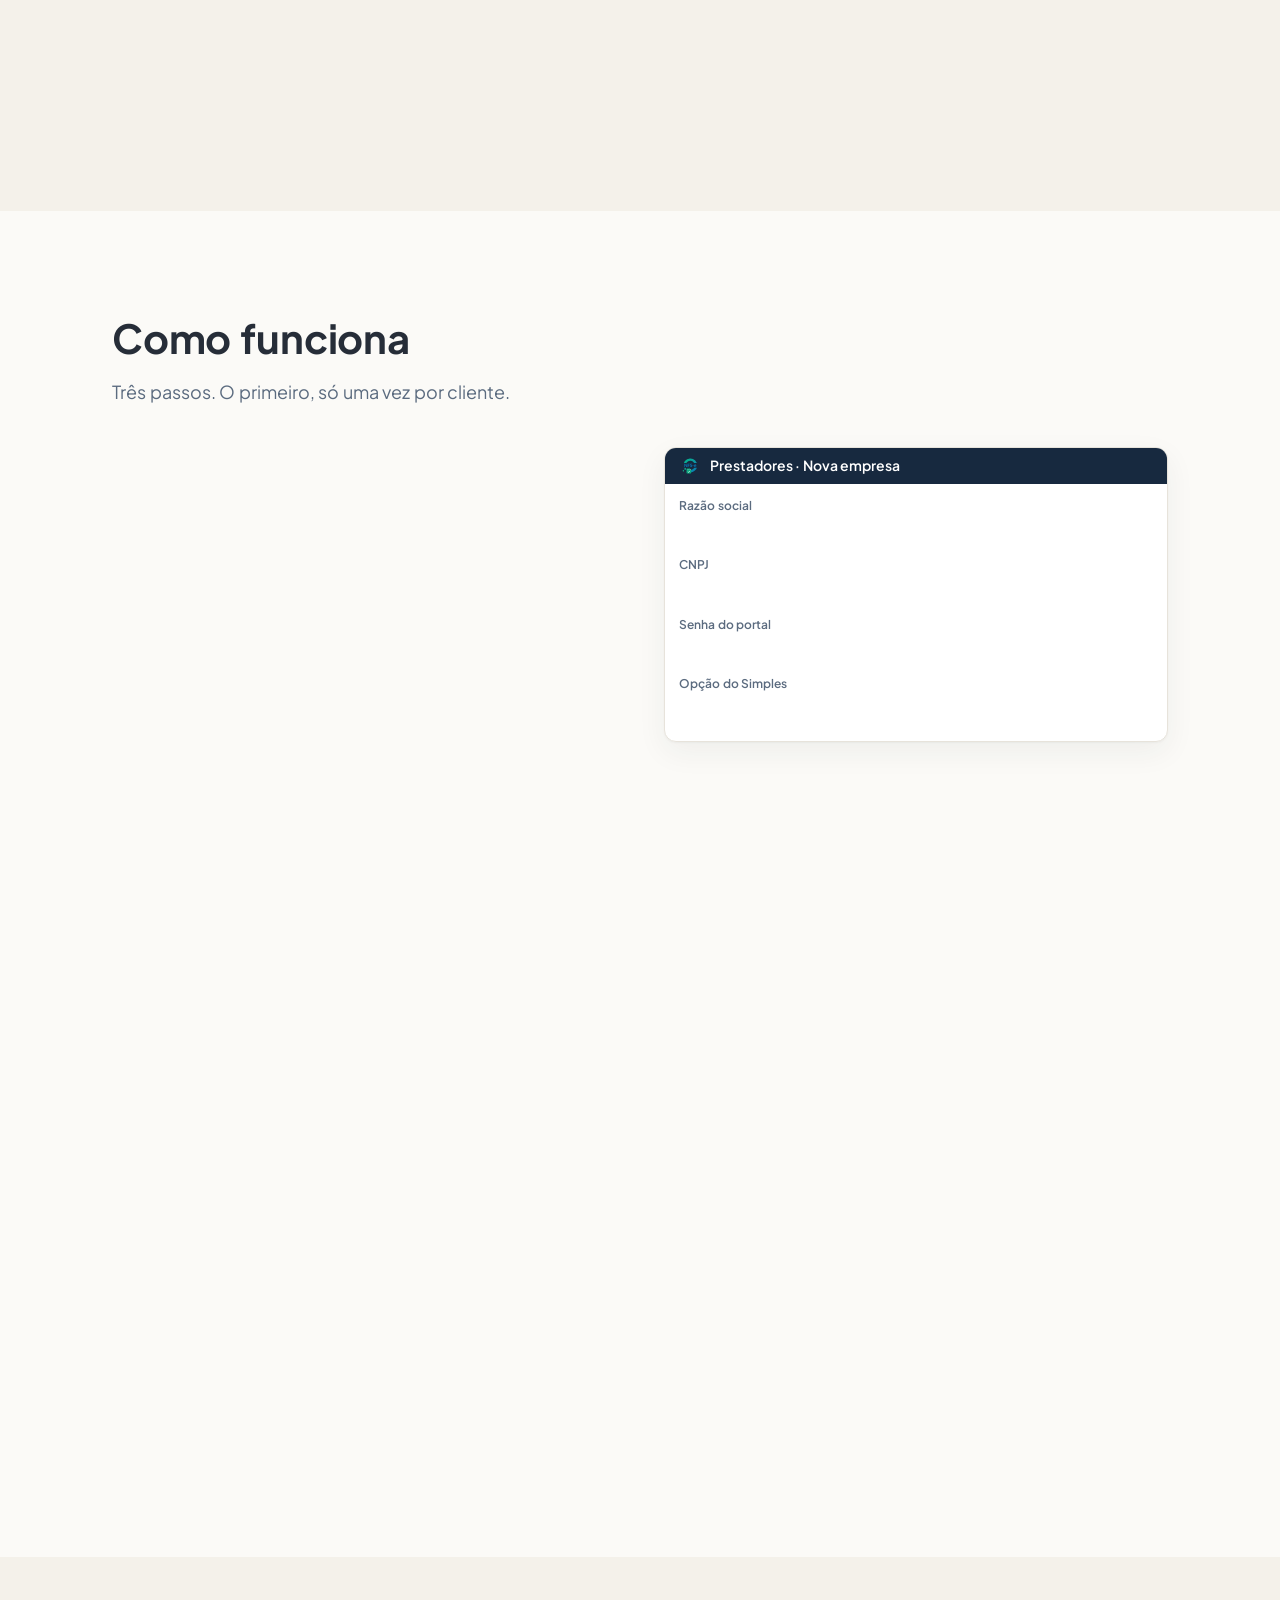
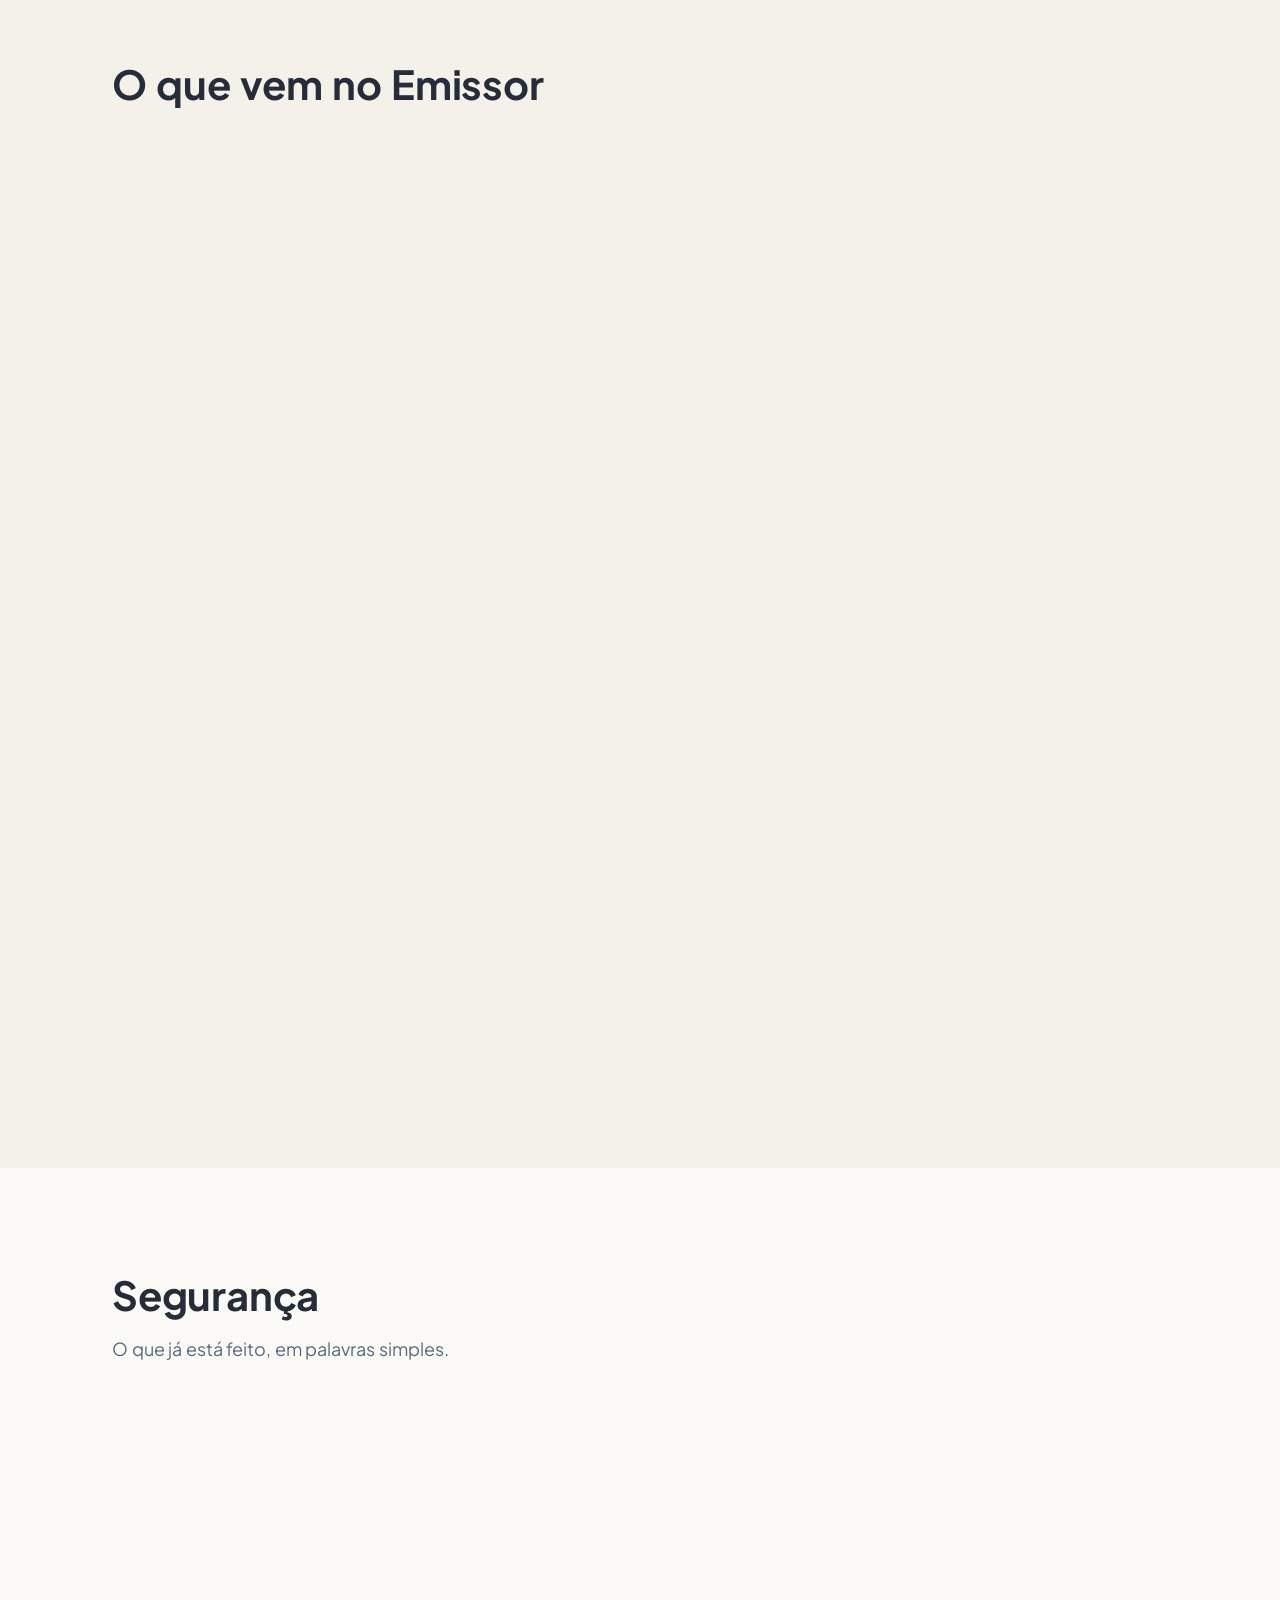
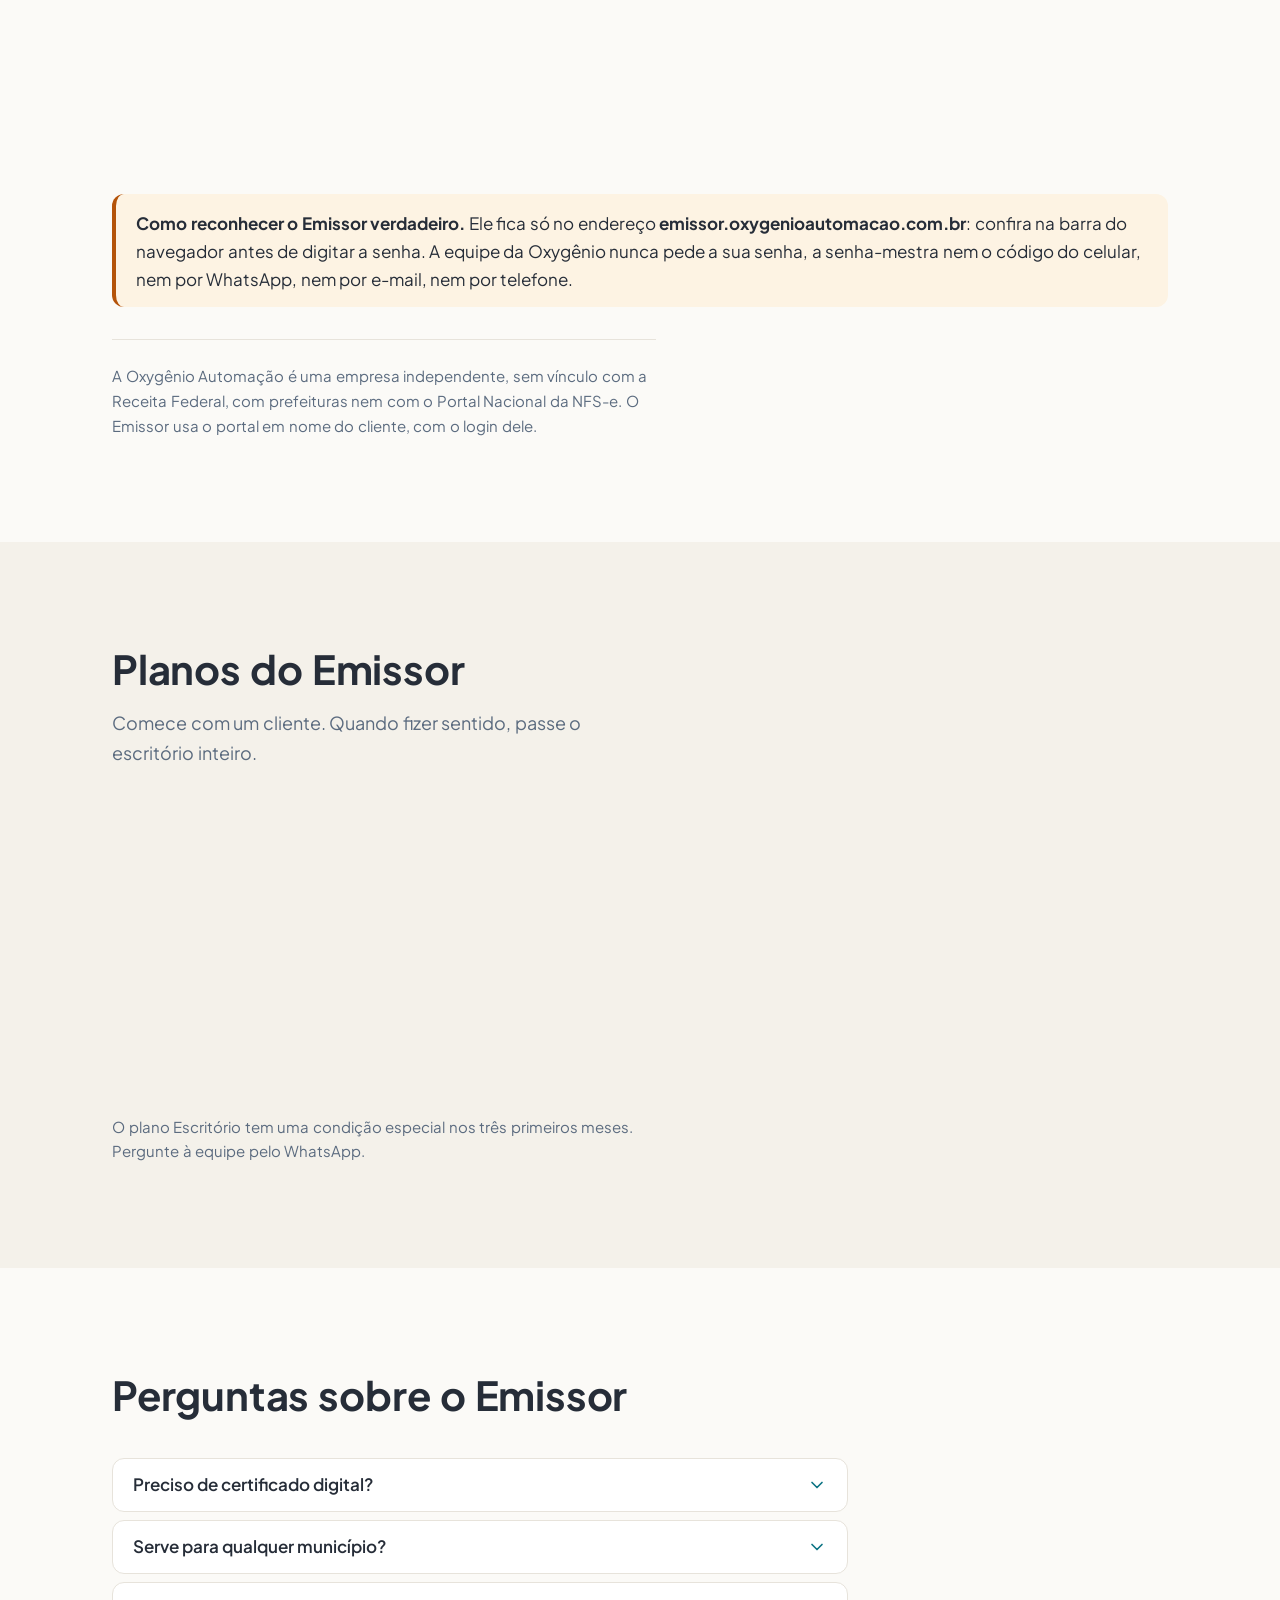
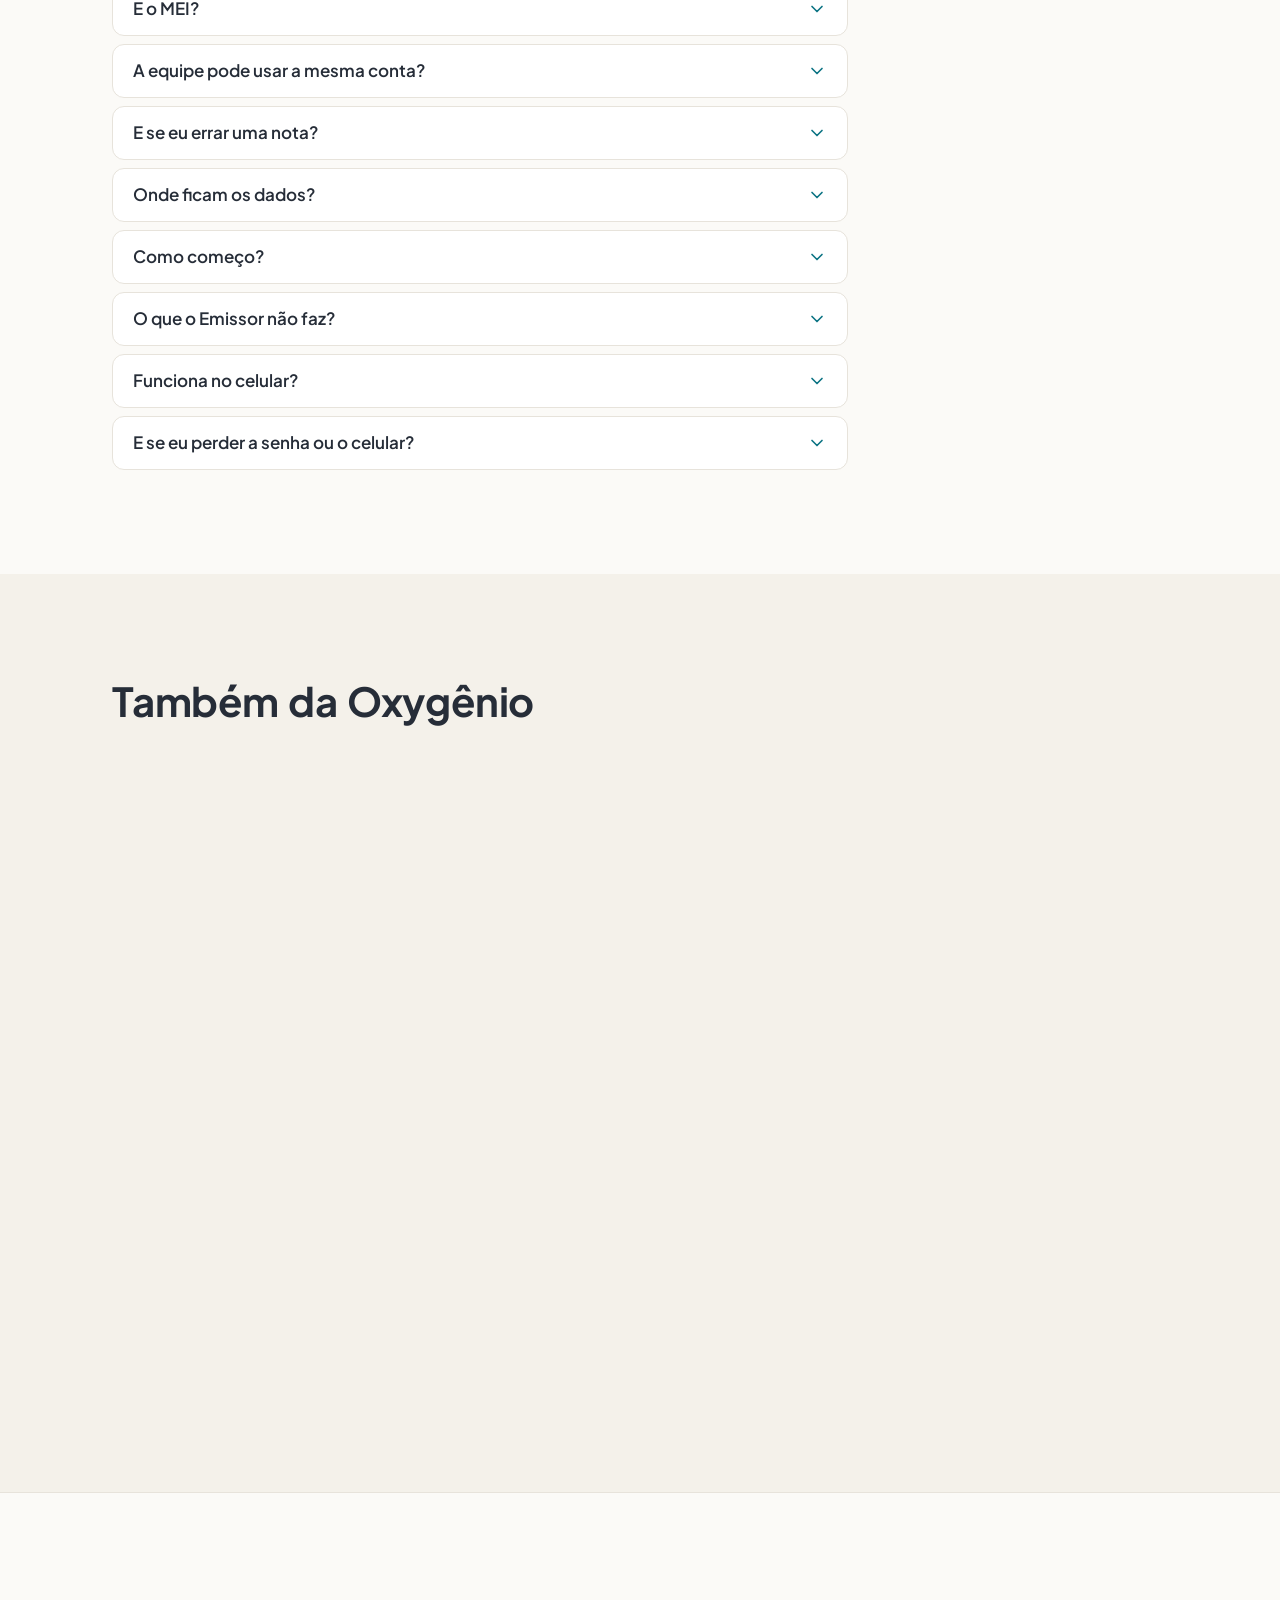
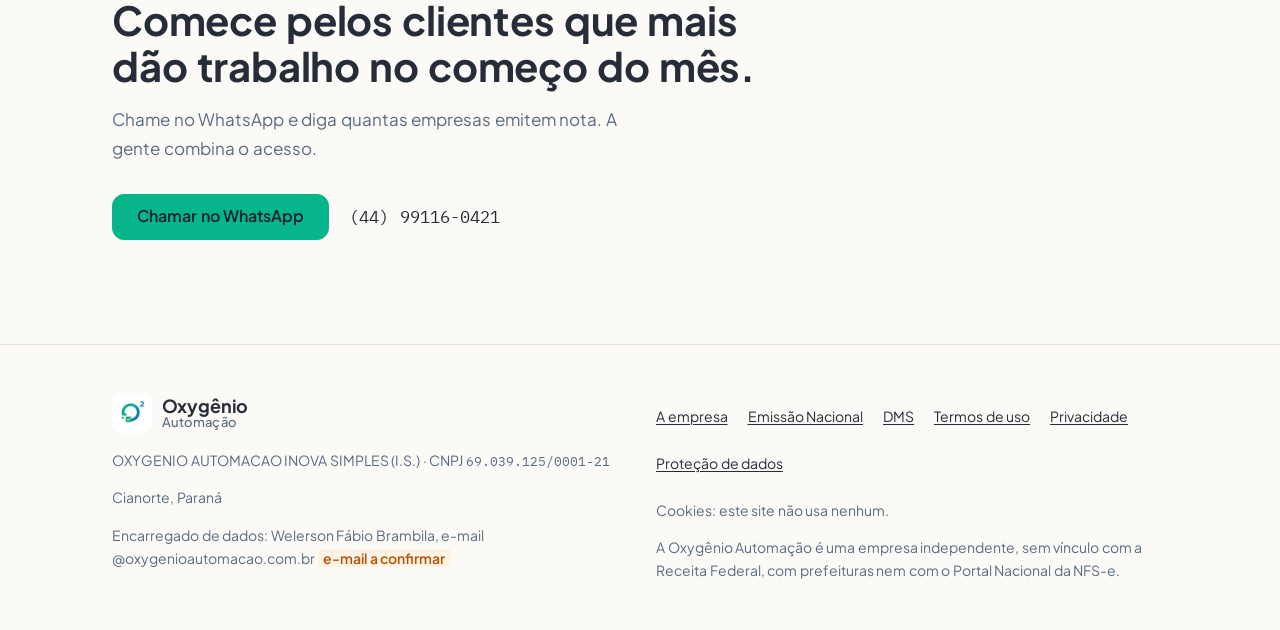
<file: emissao-nacional.html>
<!doctype html>
<html lang="pt-BR" data-movimento="ligado">
<head>
<meta charset="utf-8">
<meta name="viewport" content="width=device-width, initial-scale=1">
<meta http-equiv="Content-Security-Policy" content="default-src 'none'; style-src 'self'; font-src 'self'; img-src 'self'; script-src 'self'; base-uri 'none'; form-action 'none'">
<meta name="robots" content="noindex, nofollow">
<title>Oxygênio Emissão Nacional: emissor de NFS-e para escritórios de contabilidade</title>
<meta name="description" content="A Oxygênio Emissão Nacional, emissor de NFS-e para escritórios de contabilidade: os clientes cadastrados uma vez e a nota do mês copiada da anterior, conferida antes de emitir.">
<link rel="icon" href="imagens/oxygenio_badge_192.png" type="image/png">
<link rel="stylesheet" href="estilos.css">
<link rel="stylesheet" href="pagina.css">
<script src="movimento.js" defer></script>
</head>
<body>
<a class="pular" href="#principal">Ir para o conteúdo</a>
<p class="previa">Prévia, ainda não é pública. Os itens <span class="a-confirmar">a confirmar</span> estão em decisão.</p>

<header class="cabecalho">
  <div class="largura cabecalho__linha">
    <a class="marca" href="index.html" aria-label="Oxygênio Automação, página inicial">
      <img src="imagens/oxygenio_badge_192.png" width="40" height="40" alt="">
      <span class="marca__nome">Oxygênio <span class="marca__sub">Automação</span></span>
    </a>
    <nav class="cabecalho__menu" aria-label="Páginas do site">
      <a href="index.html">A empresa</a>
      <a href="emissao-nacional.html" aria-current="page">Emissão Nacional</a>
      <a href="build.html">DMS</a>
    </nav>
    <div class="cabecalho__acoes">
      <a class="botao discreto" href="https://emissor.oxygenioautomacao.com.br/">Entrar</a>
      <a class="botao" href="https://wa.me/5544991160421?text=Ol%C3%A1%2C%20quero%20contratar%20a%20Oxyg%C3%AAnio%20Emiss%C3%A3o%20Nacional%20para%20o%20meu%20escrit%C3%B3rio.">Contratar<span class="tudo-oculto"> (abre o WhatsApp)</span></a>
    </div>
  </div>
</header>

<main id="principal">

<section class="destaque" aria-labelledby="titulo">
  <div class="largura destaque__grade">
    <div>
      <p class="sobretitulo">Oxygênio Emissão Nacional: emissor de NFS-e para escritórios de contabilidade</p>
      <h1 id="titulo"><span>Emita as <span class="junto">NFS-e</span> <span class="junto">dos seus clientes</span></span> <span>sem entrar no portal uma por uma.</span></h1>
      <p class="destaque__frase">A nota deste mês é a do mês passado com outro valor. Abra o histórico, clique em Copiar nota, troque o valor e emita: tomador, serviço, descrição, NBS e retenções já vêm preenchidos. Todos os prestadores do escritório ficam numa conta só.</p>
      <p class="destaque__acoes">
        <a class="botao" href="https://wa.me/5544991160421?text=Ol%C3%A1%2C%20quero%20contratar%20a%20Oxyg%C3%AAnio%20Emiss%C3%A3o%20Nacional%20para%20o%20meu%20escrit%C3%B3rio.">Contratar<span class="tudo-oculto"> (abre o WhatsApp)</span></a>
        <a class="link-seta" href="#como-funciona">Ver como funciona</a>
      </p>
    </div>
    <figure class="maquete maquete--emissor" role="img" aria-label="Maquete do painel do emissor, com dados de exemplo: a nota nº 34 do mês passado é copiada com o botão Copiar nota, a nota nº 35 nasce preenchida, o valor é trocado, a conferência mostra ISS, retenções e líquido para você conferir, e a nota passa de Processando para Emitida.">
      <div class="maquete__janela" aria-hidden="true">
        <div class="maquete__topo">
          <img src="imagens/oxygenio_nfse_icon.svg" width="28" height="28" alt="">
          <span class="maquete__app">Oxygênio <small>Emissão Nacional</small></span>
          <span class="maquete__contexto">REPRESENTACOES EXEMPLO LTDA · outubro de 2026</span>
        </div>
        <div class="maquete__corpo">
          <div class="maquete__cartoes">
            <div class="maquete__cartao"><span>Prestadores</span><strong>8</strong></div>
            <div class="maquete__cartao"><span>Notas no mês</span><strong>12</strong></div>
            <div class="maquete__cartao"><span>Última emitida</span><strong>nº 34</strong></div>
          </div>
          <div class="maquete__nota maquete__nota--anterior">
            <div class="maquete__linha"><strong>Nota nº 34 · Chapecó Serviços ME</strong><span class="maquete__valor">1.200,00</span></div>
            <div class="maquete__linha"><span>Setembro de 2026 · Emitida</span><span class="maquete__copiar"><svg viewBox="0 0 24 24" fill="none" stroke="currentColor" stroke-width="2" stroke-linecap="round" stroke-linejoin="round"><rect width="14" height="14" x="8" y="8" rx="2" ry="2"/><path d="M4 16c-1.1 0-2-.9-2-2V4c0-1.1.9-2 2-2h10c1.1 0 2 .9 2 2"/></svg>Copiar nota</span></div>
          </div>
          <div class="maquete__nota maquete__nota--nova">
            <div class="maquete__linha"><strong>Nota nº 35 · Chapecó Serviços ME</strong><span class="maquete__valor maquete__valor--troca"><span class="maquete__valor-antigo">1.200,00</span><span class="maquete__valor-novo">1.500,00</span></span></div>
            <div class="maquete__linha"><span>Serviço 1 · Prestação com dados bancários · outubro de 2026</span></div>
            <ul class="maquete__conferencia">
              <li><svg viewBox="0 0 24 24" fill="none" stroke="currentColor" stroke-width="2.5" stroke-linecap="round" stroke-linejoin="round"><path d="m18 7-8.5 8.5L5 11"/></svg>ISS</li>
              <li><svg viewBox="0 0 24 24" fill="none" stroke="currentColor" stroke-width="2.5" stroke-linecap="round" stroke-linejoin="round"><path d="m18 7-8.5 8.5L5 11"/></svg>Retenções</li>
              <li><svg viewBox="0 0 24 24" fill="none" stroke="currentColor" stroke-width="2.5" stroke-linecap="round" stroke-linejoin="round"><path d="m18 7-8.5 8.5L5 11"/></svg>Líquido</li>
            </ul>
            <div class="maquete__estado">
              <span class="maquete__copiada">Copiada da nº 34</span>
              <span class="maquete__selos">
                <span class="selo maquete__processando">Processando</span>
                <span class="selo maquete__emitida"><svg viewBox="0 0 24 24" fill="none" stroke="currentColor" stroke-width="2.5" stroke-linecap="round" stroke-linejoin="round"><path d="m18 7-8.5 8.5L5 11"/></svg>Emitida</span>
              </span>
            </div>
          </div>
        </div>
      </div>
      <figcaption>Maquete com dados de exemplo.</figcaption>
    </figure>
  </div>
</section>

<section id="beneficios" class="faixa faixa--suave" aria-labelledby="t-beneficios">
  <div class="largura">
    <div class="faixa__cabeca">
      <h2 id="t-beneficios">O começo do mês fica mais curto</h2>
    </div>
    <div class="beneficios" data-cascata>
      <article class="beneficio beneficio--grande aparece">
        <div>
          <h3>Copiar nota: a recorrente do cliente nasce da do mês passado.</h3>
          <p>Depois da primeira nota de cada cliente pelo Emissor, a do mês seguinte nasce dela: copie, troque o valor ou a competência e emita. O código do serviço, a NBS (Nomenclatura Brasileira de Serviços), a classificação do IBS/CBS, a descrição e as retenções vêm junto, sem redigitar e sem copiar e colar entre abas.</p>
        </div>
        <p class="fluxo" aria-hidden="true">
          <span class="fluxo__nota">Nota nº 34<span>setembro · Emitida</span></span>
          <span class="fluxo__seta">↓</span>
          <span class="fluxo__acao"><svg viewBox="0 0 24 24" fill="none" stroke="currentColor" stroke-width="2" stroke-linecap="round" stroke-linejoin="round"><rect width="14" height="14" x="8" y="8" rx="2" ry="2"/><path d="M4 16c-1.1 0-2-.9-2-2V4c0-1.1.9-2 2-2h10c1.1 0 2 .9 2 2"/></svg>Copiar nota</span>
          <span class="fluxo__seta">↓</span>
          <span class="fluxo__nota">Nota nº 35<span>outubro · pronta para conferir</span></span>
        </p>
      </article>
      <article class="beneficio aparece">
        <h3>Todos os clientes numa conta só.</h3>
        <p>Os prestadores para quem o escritório emite ficam cadastrados num único sistema, cada um com o login do portal no cofre, os serviços e as alíquotas. Os tomadores ficam no cadastro do escritório e valem para todas as empresas. Troca de empresa no topo da tela, sem sair e entrar em portal por cliente.</p>
      </article>
      <article class="beneficio aparece">
        <h3>Menos portal, senha e copia-e-cola.</h3>
        <p>O cadastro de cada cliente fica guardado, e a nota do mês nasce da anterior. Você confere e emite, sem abrir o portal de cliente em cliente.</p>
      </article>
      <article class="beneficio aparece">
        <h3>Cada cliente do seu jeito, guardado uma vez.</h3>
        <p>MEI, optante ou não do Simples; com ou sem retenção de IR, CSLL, PIS/COFINS e ISS. Isso fica no cadastro do serviço de cada empresa e vale para todas as notas seguintes. O cadastro do MEI tem menos campos, e a tela da nota segue isso.</p>
      </article>
    </div>
  </div>
</section>

<section id="como-funciona" class="faixa" aria-labelledby="t-como">
  <div class="largura">
    <div class="faixa__cabeca">
      <h2 id="t-como">Como funciona</h2>
      <p class="apoio">Três passos. O primeiro, só uma vez por cliente.</p>
    </div>
    <div class="passos">
      <ol class="passos__lista aparece" role="list">
        <li class="passo" id="passo-1">
          <span class="passo__numero" aria-hidden="true">1</span>
          <h3>Cadastre o prestador</h3>
          <p>Digite o CNPJ e a senha do portal, que vai para o cofre: o app entra no portal e traz o nome, o endereço e a opção do Simples. Depois cadastre os serviços, com código, NBS, alíquota e as retenções de cada um, e os tomadores, que valem para todas as empresas.</p>
          <figure class="mini" aria-hidden="true">
            <div class="mini__topo"><img src="imagens/oxygenio_nfse_icon.svg" width="20" height="20" alt="">Prestadores · Nova empresa</div>
            <div class="mini__corpo">
              <div class="mini__campo"><span>Razão social</span><b class="preenchido">REPRESENTACOES EXEMPLO LTDA</b></div>
              <div class="mini__campo"><span>CNPJ</span><b class="preenchido">11.222.333/0001-81</b></div>
              <div class="mini__campo"><span>Senha do portal</span><b class="preenchido">••••••••••</b></div>
              <div class="mini__campo"><span>Opção do Simples</span><b class="preenchido">Optante</b></div>
            </div>
          </figure>
        </li>
        <li class="passo" id="passo-2">
          <span class="passo__numero" aria-hidden="true">2</span>
          <h3>Monte a nota, ou copie a do mês passado</h3>
          <p>Escolha o tomador e o serviço, ou abra o histórico e clique em Copiar nota. A conferência mostra o ISS, as retenções e o líquido antes de emitir.</p>
          <figure class="mini" aria-hidden="true">
            <div class="mini__topo"><img src="imagens/oxygenio_nfse_icon.svg" width="20" height="20" alt="">Histórico de notas</div>
            <div class="mini__corpo">
              <div class="mini__linha mini__linha--nova"><span>Nota nº 35 · Chapecó Serviços ME</span><span class="mini__chip mini__chip--arquivo">Pronta para conferir</span></div>
              <div class="mini__linha foco"><span>Nota nº 34 · Chapecó Serviços ME</span><span class="mini__botao mini__botao--discreto">Copiar nota</span></div>
              <div class="mini__linha"><span>Nota nº 33 · Oficina Modelo Ltda</span><span class="mini__chip">Emitida</span></div>
              <div class="mini__linha"><span>Nota nº 32 · Chapecó Serviços ME</span><span class="mini__chip">Emitida</span></div>
            </div>
          </figure>
        </li>
        <li class="passo" id="passo-3">
          <span class="passo__numero" aria-hidden="true">3</span>
          <h3>Emita e baixe</h3>
          <p>A nota vai ao Emissor Nacional em nome do cliente. Depois, você baixa o XML e o PDF no computador, com a extensão do Emissor, através do portal, que pede uma verificação. Os arquivos vão para a pasta Downloads, separados por empresa e mês. No celular, você emite e confere.</p>
          <figure class="mini" aria-hidden="true">
            <div class="mini__topo"><img src="imagens/oxygenio_nfse_icon.svg" width="20" height="20" alt="">Nota nº 35 · outubro de 2026</div>
            <div class="mini__corpo">
              <div class="mini__linha"><span>Situação</span><span class="mini__chip">Emitida</span></div>
              <div class="mini__linha"><span>XML e PDF</span><span class="mini__chip mini__chip--arquivo">Baixados no computador</span></div>
              <div class="mini__linha"><span>Pasta</span><span>Downloads › NFS-e › 2026-10</span></div>
            </div>
          </figure>
        </li>
      </ol>
      <div class="passos__tela" aria-hidden="true">
        <figure class="mini">
          <div class="mini__topo"><img src="imagens/oxygenio_nfse_icon.svg" width="20" height="20" alt="">Prestadores · Nova empresa</div>
          <div class="mini__corpo">
            <div class="mini__campo"><span>Razão social</span><b class="preenchido">REPRESENTACOES EXEMPLO LTDA</b></div>
            <div class="mini__campo"><span>CNPJ</span><b class="preenchido">11.222.333/0001-81</b></div>
            <div class="mini__campo"><span>Senha do portal</span><b class="preenchido">••••••••••</b></div>
            <div class="mini__campo"><span>Opção do Simples</span><b class="preenchido">Optante</b></div>
          </div>
        </figure>
        <figure class="mini">
          <div class="mini__topo"><img src="imagens/oxygenio_nfse_icon.svg" width="20" height="20" alt="">Histórico de notas</div>
          <div class="mini__corpo">
            <div class="mini__linha mini__linha--nova"><span>Nota nº 35 · Chapecó Serviços ME</span><span class="mini__chip mini__chip--arquivo">Pronta para conferir</span></div>
            <div class="mini__linha foco"><span>Nota nº 34 · Chapecó Serviços ME</span><span class="mini__botao mini__botao--discreto">Copiar nota</span></div>
            <div class="mini__linha"><span>Nota nº 33 · Oficina Modelo Ltda</span><span class="mini__chip">Emitida</span></div>
            <div class="mini__linha"><span>Nota nº 32 · Chapecó Serviços ME</span><span class="mini__chip">Emitida</span></div>
          </div>
        </figure>
        <figure class="mini">
          <div class="mini__topo"><img src="imagens/oxygenio_nfse_icon.svg" width="20" height="20" alt="">Nota nº 35 · outubro de 2026</div>
          <div class="mini__corpo">
            <div class="mini__linha"><span>Situação</span><span class="mini__chip">Emitida</span></div>
            <div class="mini__linha"><span>XML e PDF</span><span class="mini__chip mini__chip--arquivo">Baixados no computador</span></div>
            <div class="mini__linha"><span>Pasta</span><span>Downloads › NFS-e › 2026-10</span></div>
          </div>
        </figure>
      </div>
    </div>
    <div class="antes aparece">
      <h3>Antes de começar, tenha em mãos</h3>
      <ul>
        <li>O código de convite, que a equipe manda pelo WhatsApp.</li>
        <li>O celular do responsável pela conta, com um aplicativo autenticador, para o código de cada entrada.</li>
        <li>O login e a senha do Portal Nacional de cada cliente.</li>
        <li>O computador do escritório com o Chrome ou o Edge, para baixar o XML e o PDF com a extensão do Emissor.</li>
        <li>Para empresa do Simples, a alíquota do mês.</li>
      </ul>
    </div>
  </div>
</section>

<section id="recursos" class="faixa faixa--suave" aria-labelledby="t-recursos">
  <div class="largura">
    <div class="faixa__cabeca">
      <h2 id="t-recursos">O que vem no Emissor</h2>
    </div>
    <div class="conferencia aparece">
      <div>
        <h3>A conferência, antes de emitir</h3>
        <p>Antes de emitir, a conferência põe lado a lado o que o app vai enviar e o que o portal mostra. Você confere e emite. Se algo foge do comum, o app avisa antes.</p>
      </div>
      <figure class="conferencia__figura" role="img" aria-label="Maquete da conferência, com dados de exemplo: duas colunas, o que o app vai enviar e o que o portal mostra, com valor do serviço, tomador, ISS retido e valor líquido, para você comparar, e um aviso do app sobre a alíquota do ISS.">
        <div class="mini" aria-hidden="true">
          <div class="mini__topo"><img src="imagens/oxygenio_nfse_icon.svg" width="20" height="20" alt="">Conferência · Nota nº 35</div>
          <div class="conferencia__cabeca"><span>O que o app vai enviar</span><span>O que o portal mostra</span></div>
          <div class="conferencia__linha"><span><small>Valor do serviço</small>1.500,00</span><span>1.500,00</span></div>
          <div class="conferencia__linha"><span><small>Tomador</small>Chapecó Serviços ME</span><span>Chapecó Serviços ME</span></div>
          <div class="conferencia__linha"><span><small>ISS retido</small>não</span><span>não</span></div>
          <div class="conferencia__linha"><span><small>Valor líquido</small>1.500,00</span><span>1.500,00</span></div>
          <p class="conferencia__aviso"><svg viewBox="0 0 24 24" fill="none" stroke="currentColor" stroke-width="2" stroke-linecap="round" stroke-linejoin="round"><path d="m21.73 18-8-14a2 2 0 0 0-3.48 0l-8 14A2 2 0 0 0 4 21h16a2 2 0 0 0 1.73-3"/><path d="M12 9v4"/><path d="M12 17h.01"/></svg>Alíquota do ISS acima do comum: confira antes de emitir.</p>
        </div>
        <figcaption>Maquete com dados de exemplo.</figcaption>
      </figure>
    </div>
    <div class="recursos" data-cascata>
      <article class="recurso aparece">
        <span class="recurso__icone" aria-hidden="true"><svg viewBox="0 0 24 24" fill="none" stroke="currentColor" stroke-width="2" stroke-linecap="round" stroke-linejoin="round"><rect width="14" height="14" x="8" y="8" rx="2" ry="2"/><path d="M4 16c-1.1 0-2-.9-2-2V4c0-1.1.9-2 2-2h10c1.1 0 2 .9 2 2"/></svg></span>
        <div><h3>Copiar nota</h3><p>A nota nova a partir de qualquer nota do histórico, aberta para editar antes da conferência.</p></div>
      </article>
      <article class="recurso aparece">
        <span class="recurso__icone" aria-hidden="true"><svg viewBox="0 0 24 24" fill="none" stroke="currentColor" stroke-width="2" stroke-linecap="round" stroke-linejoin="round"><path d="M10 12h4"/><path d="M10 8h4"/><path d="M14 21v-3a2 2 0 0 0-4 0v3"/><path d="M6 10H4a2 2 0 0 0-2 2v7a2 2 0 0 0 2 2h16a2 2 0 0 0 2-2V9a2 2 0 0 0-2-2h-2"/><path d="M6 21V5a2 2 0 0 1 2-2h8a2 2 0 0 1 2 2v16"/></svg></span>
        <div><h3>Uma conta por escritório</h3><p>A conta é do responsável e vale em qualquer computador do escritório. O acesso por pessoa da equipe vem depois. O sistema não deixa duas notas da mesma empresa saírem ao mesmo tempo.</p></div>
      </article>
      <article class="recurso aparece">
        <span class="recurso__icone" aria-hidden="true"><svg viewBox="0 0 24 24" fill="none" stroke="currentColor" stroke-width="2" stroke-linecap="round" stroke-linejoin="round"><path d="M16 21v-2a4 4 0 0 0-4-4H6a4 4 0 0 0-4 4v2"/><path d="M16 3.128a4 4 0 0 1 0 7.744"/><path d="M22 21v-2a4 4 0 0 0-3-3.87"/><circle cx="9" cy="7" r="4"/></svg></span>
        <div><h3>Tomadores do escritório, serviços de cada empresa</h3><p>O tomador cadastrado vale para todas as empresas. O serviço tem nome (“Prestação com dados bancários”, “Prestação PIX”), código, NBS e as retenções de cada um.</p></div>
      </article>
      <article class="recurso aparece">
        <span class="recurso__icone" aria-hidden="true"><svg viewBox="0 0 24 24" fill="none" stroke="currentColor" stroke-width="2" stroke-linecap="round" stroke-linejoin="round"><line x1="19" x2="5" y1="5" y2="19"/><circle cx="6.5" cy="6.5" r="2.5"/><circle cx="17.5" cy="17.5" r="2.5"/></svg></span>
        <div><h3>Conferência com os tributos</h3><p>ISS, retenções e líquido calculados antes de emitir. Quando algo foge do comum, o app avisa ou pede o seu aceite antes de seguir.</p></div>
      </article>
      <article class="recurso aparece">
        <span class="recurso__icone" aria-hidden="true"><svg viewBox="0 0 24 24" fill="none" stroke="currentColor" stroke-width="2" stroke-linecap="round" stroke-linejoin="round"><circle cx="12" cy="12" r="10"/><path d="m15 9-6 6"/><path d="m9 9 6 6"/></svg></span>
        <div><h3>Cancelamento pelo sistema</h3><p>Informe o motivo, e a solicitação de cancelamento é enviada ao Emissor Nacional. Fica registrada no histórico, junto da nota.</p></div>
      </article>
      <article class="recurso aparece">
        <span class="recurso__icone" aria-hidden="true"><svg viewBox="0 0 24 24" fill="none" stroke="currentColor" stroke-width="2" stroke-linecap="round" stroke-linejoin="round"><path d="M3 12a9 9 0 1 0 9-9 9.75 9.75 0 0 0-6.74 2.74L3 8"/><path d="M3 3v5h5"/><path d="M12 7v5l4 2"/></svg></span>
        <div><h3>Histórico por competência</h3><p>As notas de cada empresa por mês, com a situação, a chave de acesso e o que já foi baixado. Busca por nome ou CNPJ em qualquer tela.</p></div>
      </article>
    </div>
  </div>
</section>

<section id="seguranca" class="faixa" aria-labelledby="t-seguranca">
  <div class="largura">
    <div class="faixa__cabeca">
      <h2 id="t-seguranca">Segurança</h2>
      <p class="apoio">O que já está feito, em palavras simples.</p>
    </div>
    <div class="seguranca aparece">
      <svg class="cadeado" viewBox="0 0 24 24" fill="none" stroke="currentColor" stroke-width="1.5" stroke-linecap="round" stroke-linejoin="round" aria-hidden="true">
        <path class="cadeado__arco" d="M7 11V7a5 5 0 0 1 10 0v4"/>
        <rect width="18" height="11" x="3" y="11" rx="2" ry="2"/>
        <path class="cadeado__check" d="m9 16.5 2 2 4-4"/>
      </svg>
      <ul class="fatos">
        <li><strong>Senhas no cofre</strong>O login do portal de cada cliente fica cifrado no servidor e nas cópias de segurança. Ele só se abre dentro do servidor, depois que o escritório digita a senha-mestra, para o Emissor falar com o portal em nome do cliente. A Oxygênio não guarda a senha-mestra e não consegue recuperá-la. A senha não aparece na tela nem nos registros.</li>
        <li><strong>Entrada com verificação em duas etapas</strong>Além da senha, o acesso pede o código do aplicativo no celular. Muitas tentativas erradas seguidas freiam a entrada por um tempo.</li>
        <li><strong>Produção com uma confirmação a mais</strong>A nota em produção, a que vale de verdade, pede uma confirmação além da conferência, e a faixa no alto da tela mostra o ambiente o tempo todo.</li>
        <li><strong>Servidor na Amazon, conexão protegida</strong>Hospedado em servidor da Amazon (AWS), nos Estados Unidos, com acesso por HTTPS.</li>
      </ul>
    </div>
    <p class="aviso"><strong>Como reconhecer o Emissor verdadeiro.</strong> Ele fica só no endereço <strong class="endereco">emissor.<wbr>oxygenioautomacao.com.br</strong>: confira na barra do navegador antes de digitar a senha. A equipe da Oxygênio nunca pede a sua senha, a senha-mestra nem o código do celular, nem por WhatsApp, nem por e-mail, nem por telefone.</p>
    <p class="independencia">A Oxygênio Automação é uma empresa independente, sem vínculo com a Receita Federal, com prefeituras nem com o Portal Nacional da NFS-e. O Emissor usa o portal em nome do cliente, com o login dele.</p>
  </div>
</section>

<section id="planos" class="faixa faixa--suave" aria-labelledby="t-planos">
  <div class="largura">
    <div class="faixa__cabeca">
      <h2 id="t-planos">Planos do Emissor</h2>
      <p class="apoio">Comece com um cliente. Quando fizer sentido, passe o escritório inteiro.</p>
    </div>
    <div class="planos" data-cascata>
      <article class="plano aparece">
        <h3>Inicial</h3>
        <p class="plano__para">Para conhecer com um cliente.</p>
        <ul>
          <li>1 empresa</li>
          <li>Até 5 notas por mês</li>
          <li>Sem mensalidade</li>
        </ul>
        <p class="plano__acao"><a class="link-seta" href="https://wa.me/5544991160421?text=Ol%C3%A1%2C%20quero%20come%C3%A7ar%20pelo%20plano%20Inicial%20da%20Oxyg%C3%AAnio%20Emiss%C3%A3o%20Nacional.">Pedir acesso<span class="tudo-oculto"> (abre o WhatsApp)</span></a></p>
      </article>
      <article class="plano plano--escolhido aparece">
        <span class="plano__etiqueta">Para o escritório</span>
        <h3>Escritório</h3>
        <p class="plano__para">Para todos os clientes que emitem nota.</p>
        <ul>
          <li>Várias empresas</li>
          <li>Em qualquer computador do escritório</li>
          <li>Preço combinado com a equipe</li>
        </ul>
        <p class="plano__acao"><a class="link-seta" href="https://wa.me/5544991160421?text=Ol%C3%A1%2C%20quero%20o%20plano%20Escrit%C3%B3rio%20da%20Oxyg%C3%AAnio%20Emiss%C3%A3o%20Nacional%20para%20o%20meu%20escrit%C3%B3rio.">Falar com a equipe<span class="tudo-oculto"> (abre o WhatsApp)</span></a></p>
      </article>
    </div>
    <p class="planos__nota">O plano Escritório tem uma condição especial nos três primeiros meses. Pergunte à equipe pelo WhatsApp.</p>
  </div>
</section>

<section id="perguntas" class="faixa" aria-labelledby="t-perguntas">
  <div class="largura">
    <div class="faixa__cabeca">
      <h2 id="t-perguntas">Perguntas sobre o Emissor</h2>
    </div>
    <div class="perguntas">
      <div class="pergunta">
        <h3><button type="button" class="pergunta__botao" id="p1-botao" aria-expanded="false" aria-controls="p1">Preciso de certificado digital?<svg viewBox="0 0 24 24" fill="none" stroke="currentColor" stroke-width="2" stroke-linecap="round" stroke-linejoin="round" aria-hidden="true"><path d="m6 9 6 6 6-6"/></svg></button></h3>
        <div class="pergunta__corpo" id="p1"><div class="pergunta__texto"><p>Não. O Emissor usa o login e a senha do portal do cliente, guardados no cofre. Empresas que só entram no portal com certificado ainda não são atendidas.</p></div></div>
      </div>
      <div class="pergunta">
        <h3><button type="button" class="pergunta__botao" id="p2-botao" aria-expanded="false" aria-controls="p2">Serve para qualquer município?<svg viewBox="0 0 24 24" fill="none" stroke="currentColor" stroke-width="2" stroke-linecap="round" stroke-linejoin="round" aria-hidden="true"><path d="m6 9 6 6 6-6"/></svg></button></h3>
        <div class="pergunta__corpo" id="p2"><div class="pergunta__texto"><p>Serve para as empresas que emitem pelo Emissor Nacional, o portal nacional da NFS-e. O município da prestação vem da lista do IBGE. Município que usa sistema próprio de nota fica de fora.</p></div></div>
      </div>
      <div class="pergunta">
        <h3><button type="button" class="pergunta__botao" id="p3-botao" aria-expanded="false" aria-controls="p3">E o MEI?<svg viewBox="0 0 24 24" fill="none" stroke="currentColor" stroke-width="2" stroke-linecap="round" stroke-linejoin="round" aria-hidden="true"><path d="m6 9 6 6 6-6"/></svg></button></h3>
        <div class="pergunta__corpo" id="p3"><div class="pergunta__texto"><p>Sim. O cadastro do MEI tem menos campos, e a tela da nota segue isso.</p></div></div>
      </div>
      <div class="pergunta">
        <h3><button type="button" class="pergunta__botao" id="p4-botao" aria-expanded="false" aria-controls="p4">A equipe pode usar a mesma conta?<svg viewBox="0 0 24 24" fill="none" stroke="currentColor" stroke-width="2" stroke-linecap="round" stroke-linejoin="round" aria-hidden="true"><path d="m6 9 6 6 6-6"/></svg></button></h3>
        <div class="pergunta__corpo" id="p4"><div class="pergunta__texto"><p>Hoje a conta é do escritório, em nome do responsável, que entra com o e-mail, a senha e o código do aplicativo no celular dele, em qualquer computador. O acesso por pessoa da equipe é a próxima etapa. O sistema só não deixa a mesma empresa emitir duas notas ao mesmo tempo.</p></div></div>
      </div>
      <div class="pergunta">
        <h3><button type="button" class="pergunta__botao" id="p5-botao" aria-expanded="false" aria-controls="p5">E se eu errar uma nota?<svg viewBox="0 0 24 24" fill="none" stroke="currentColor" stroke-width="2" stroke-linecap="round" stroke-linejoin="round" aria-hidden="true"><path d="m6 9 6 6 6-6"/></svg></button></h3>
        <div class="pergunta__corpo" id="p5"><div class="pergunta__texto"><p>Cancele pelo sistema informando o motivo, e a solicitação de cancelamento é enviada ao Emissor Nacional. O cancelamento fica no histórico, junto da nota.</p></div></div>
      </div>
      <div class="pergunta">
        <h3><button type="button" class="pergunta__botao" id="p6-botao" aria-expanded="false" aria-controls="p6">Onde ficam os dados?<svg viewBox="0 0 24 24" fill="none" stroke="currentColor" stroke-width="2" stroke-linecap="round" stroke-linejoin="round" aria-hidden="true"><path d="m6 9 6 6 6-6"/></svg></button></h3>
        <div class="pergunta__corpo" id="p6"><div class="pergunta__texto"><p>Em servidor da Amazon (AWS), nos Estados Unidos, com acesso por HTTPS. As senhas dos portais ficam cifradas e só se abrem dentro do servidor, depois que o escritório digita a senha-mestra.</p></div></div>
      </div>
      <div class="pergunta">
        <h3><button type="button" class="pergunta__botao" id="p7-botao" aria-expanded="false" aria-controls="p7">Como começo?<svg viewBox="0 0 24 24" fill="none" stroke="currentColor" stroke-width="2" stroke-linecap="round" stroke-linejoin="round" aria-hidden="true"><path d="m6 9 6 6 6-6"/></svg></button></h3>
        <div class="pergunta__corpo" id="p7"><div class="pergunta__texto"><p>Chame no WhatsApp: a equipe manda um código de convite, de uso único, que vale 7 dias. Com ele, você preenche o cadastro na página Cadastrar do Emissor, e a conta só nasce com o código que chega no seu e-mail. No primeiro acesso você liga o aplicativo autenticador do celular e cria a senha-mestra, que ninguém consegue recuperar. Depois cadastra o prestador com o CNPJ e a senha do portal (o app traz o nome, o endereço e a opção do Simples), os serviços e os tomadores, e emite. Empresa do Simples precisa da alíquota do mês: o Início avisa quando falta.</p></div></div>
      </div>
      <div class="pergunta">
        <h3><button type="button" class="pergunta__botao" id="p8-botao" aria-expanded="false" aria-controls="p8">O que o Emissor não faz?<svg viewBox="0 0 24 24" fill="none" stroke="currentColor" stroke-width="2" stroke-linecap="round" stroke-linejoin="round" aria-hidden="true"><path d="m6 9 6 6 6-6"/></svg></button></h3>
        <div class="pergunta__corpo" id="p8"><div class="pergunta__texto"><p>Não envia a nota ao tomador nem ao cliente: o envio é do escritório. Não emite sozinho: cada nota sai depois que alguém do escritório confere e confirma. Não decide regra fiscal: alíquota, retenção e local de incidência são do contador. Não atende empresa que só entra no portal com certificado digital. E para, sem emitir, em nota de obra ou de evento, que seguem pelo próprio portal.</p></div></div>
      </div>
      <div class="pergunta">
        <h3><button type="button" class="pergunta__botao" id="p9-botao" aria-expanded="false" aria-controls="p9">Funciona no celular?<svg viewBox="0 0 24 24" fill="none" stroke="currentColor" stroke-width="2" stroke-linecap="round" stroke-linejoin="round" aria-hidden="true"><path d="m6 9 6 6 6-6"/></svg></button></h3>
        <div class="pergunta__corpo" id="p9"><div class="pergunta__texto"><p>Para emitir e conferir, sim. Para baixar o XML e o PDF, use o computador do escritório, com o Chrome ou o Edge e a extensão do Emissor.</p></div></div>
      </div>
      <div class="pergunta">
        <h3><button type="button" class="pergunta__botao" id="p10-botao" aria-expanded="false" aria-controls="p10">E se eu perder a senha ou o celular?<svg viewBox="0 0 24 24" fill="none" stroke="currentColor" stroke-width="2" stroke-linecap="round" stroke-linejoin="round" aria-hidden="true"><path d="m6 9 6 6 6-6"/></svg></button></h3>
        <div class="pergunta__corpo" id="p10"><div class="pergunta__texto"><p>Senha esquecida: na tela de entrar, use Esqueci a senha; o Emissor pede o código que chega no seu e-mail e o do aplicativo autenticador. Celular perdido: chame a equipe no WhatsApp; ela confere quem pede e manda um código de recuperação ao e-mail da conta. A senha-mestra ninguém recupera: se ela se perder, os logins dos portais são cadastrados de novo.</p></div></div>
      </div>
    </div>
  </div>
</section>

<section id="dms" class="faixa faixa--suave" aria-labelledby="t-dms">
  <div class="largura">
    <div class="faixa__cabeca">
      <h2 id="t-dms">Também da Oxygênio</h2>
    </div>
    <article class="produto aparece">
      <img class="produto__marca" src="imagens/oxygenio_icon_256.png" width="256" height="256" alt="Logo do Oxygênio DMS, o aplicativo das DMS">
      <div>
        <h3>Oxygênio DMS</h3>
        <p class="produto__frase">Encerramento das DMS: aplicativo para Windows que faz o fechamento mensal do ISS no portal da prefeitura, empresa por empresa, sem o escritório clicar tela por tela. Hoje ele trabalha para ampliar as prefeituras atendidas: diga qual é a sua.</p>
        <ul>
          <li>Encerra a DMS de serviços prestados e a de serviços tomados.</li>
          <li>Gera e guarda a guia de ISS.</li>
          <li>Baixa os XML das notas, normais e canceladas, e gera o PDF de cada uma.</li>
          <li>Emite a CND municipal.</li>
          <li>Rodado de novo o mesmo mês, mostra o que mudou desde o fechamento anterior: nota que entrou, sumiu, foi cancelada ou mudou de valor.</li>
        </ul>
        <dl class="produto__ficha">
          <div><dt>Formato</dt><dd>Aplicativo de computador, por enquanto</dd></div>
          <div><dt>Sistema</dt><dd>Windows</dd></div>
        </dl>
        <p class="produto__acoes"><a class="botao" href="https://wa.me/5544991160421?text=Ol%C3%A1%2C%20quero%20contratar%20o%20Oxyg%C3%AAnio%20DMS%20para%20o%20meu%20escrit%C3%B3rio.">Contratar<span class="tudo-oculto"> (abre o WhatsApp)</span></a> <a class="link-seta" href="build.html">Conhecer o Oxygênio DMS</a></p>
      </div>
    </article>
  </div>
</section>

<section id="contato" class="chamada" aria-labelledby="t-contato">
  <div class="largura">
    <h2 id="t-contato">Comece pelos clientes que mais dão trabalho no começo do mês.</h2>
    <p class="apoio">Chame no WhatsApp e diga quantas empresas emitem nota. A gente combina o acesso.</p>
    <p class="chamada__acoes">
      <a class="botao whatsapp" href="https://wa.me/5544991160421?text=Ol%C3%A1%2C%20vim%20pelo%20site%20da%20Oxyg%C3%AAnio%20Automa%C3%A7%C3%A3o.">Chamar no WhatsApp</a>
      <span class="numero">(44) 99116-0421</span>
    </p>
  </div>
</section>

</main>

<footer class="rodape">
  <div class="largura rodape__grade">
    <div>
      <a class="marca" href="index.html" aria-label="Oxygênio Automação, página inicial">
        <img src="imagens/oxygenio_badge_192.png" width="40" height="40" alt="">
        <span class="marca__nome">Oxygênio <span class="marca__sub">Automação</span></span>
      </a>
      <p>OXYGENIO AUTOMACAO INOVA SIMPLES (I.S.) · CNPJ <span class="numero">69.039.125/0001-21</span></p>
      <p>Cianorte, Paraná</p>
      <p>Encarregado de dados: Welerson Fábio Brambila, e-mail @oxygenioautomacao.com.br <span class="a-confirmar">e-mail a confirmar</span></p>
    </div>
    <div>
      <ul class="rodape__links">
        <li><a href="index.html">A empresa</a></li>
        <li><a href="emissao-nacional.html">Emissão Nacional</a></li>
        <li><a href="build.html">DMS</a></li>
        <li><a href="termos-de-uso.html">Termos de uso</a></li>
        <li><a href="privacidade.html">Privacidade</a></li>
        <li><a href="lgpd.html">Proteção de dados</a></li>
      </ul>
      <p>Cookies: este site não usa nenhum.</p>
      <p>A Oxygênio Automação é uma empresa independente, sem vínculo com a Receita Federal, com prefeituras nem com o Portal Nacional da NFS-e.</p>
    </div>
  </div>
</footer>
</body>
</html>
</file>
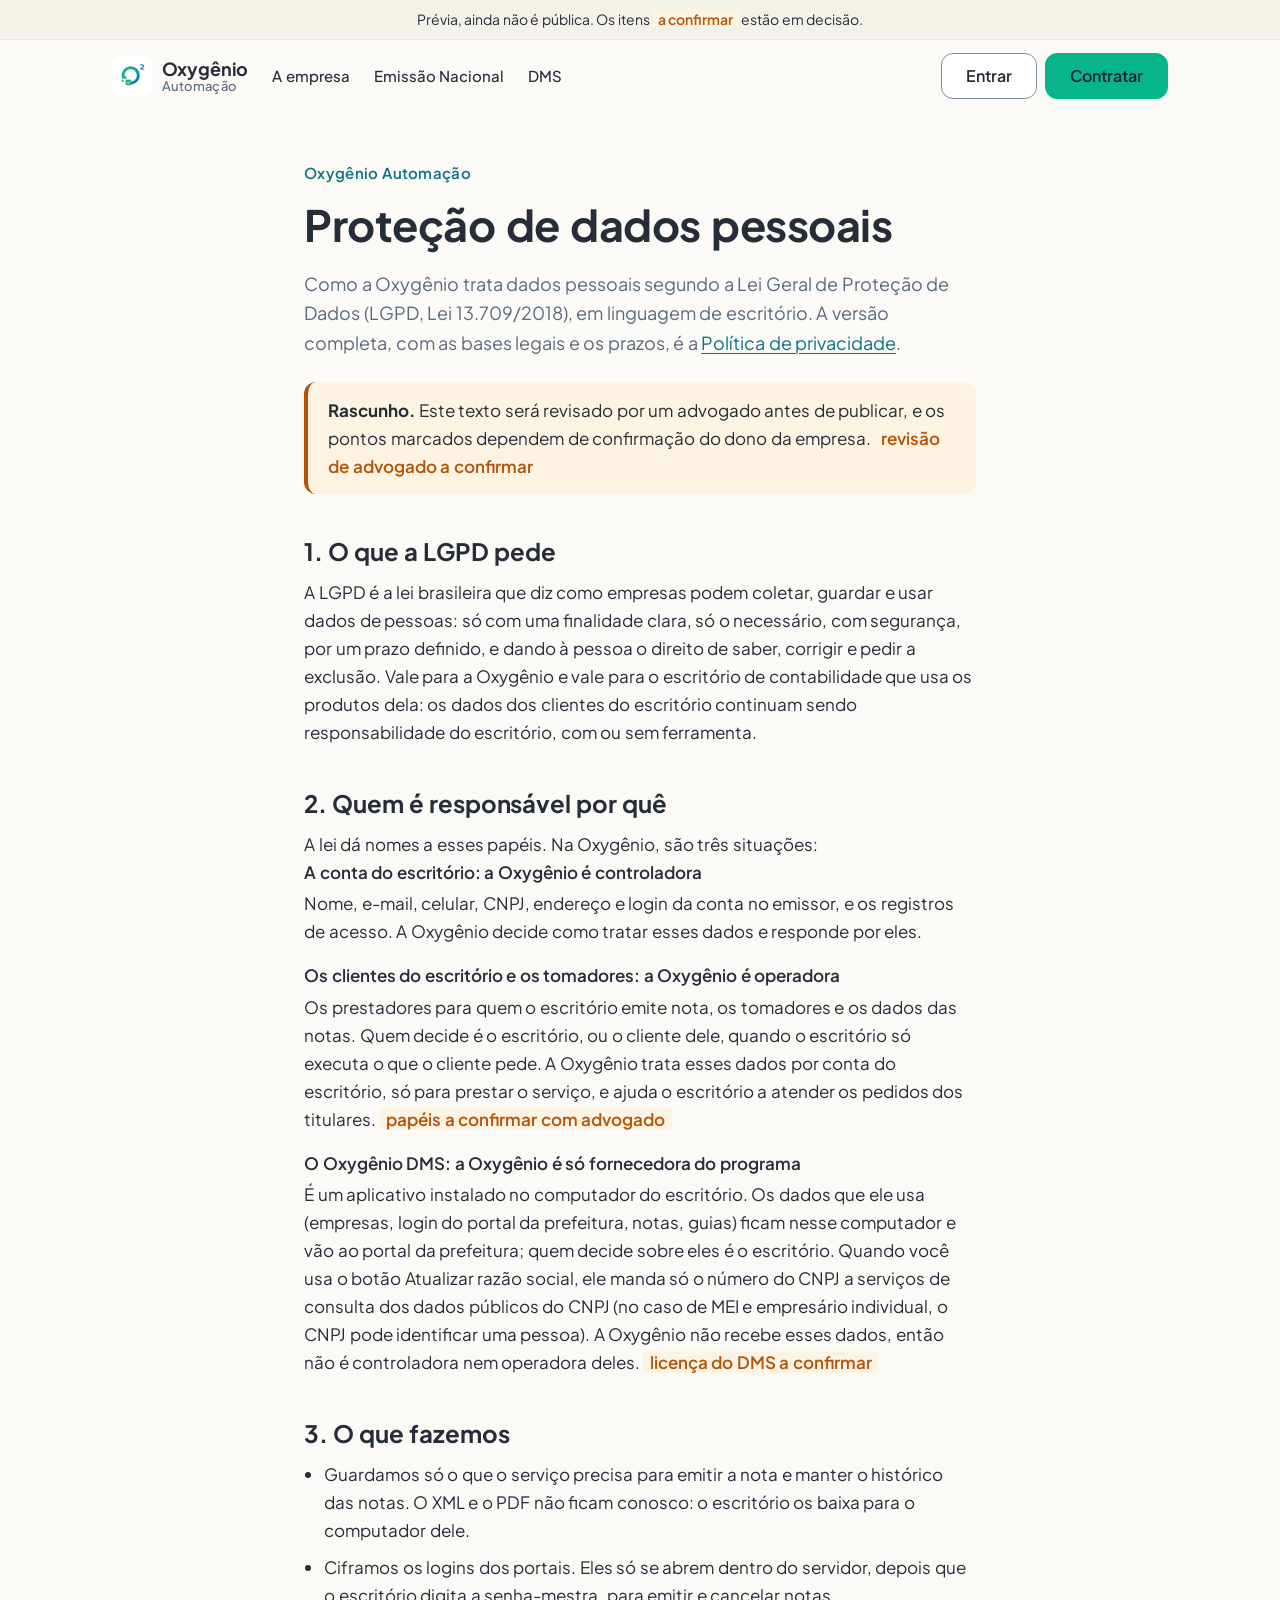
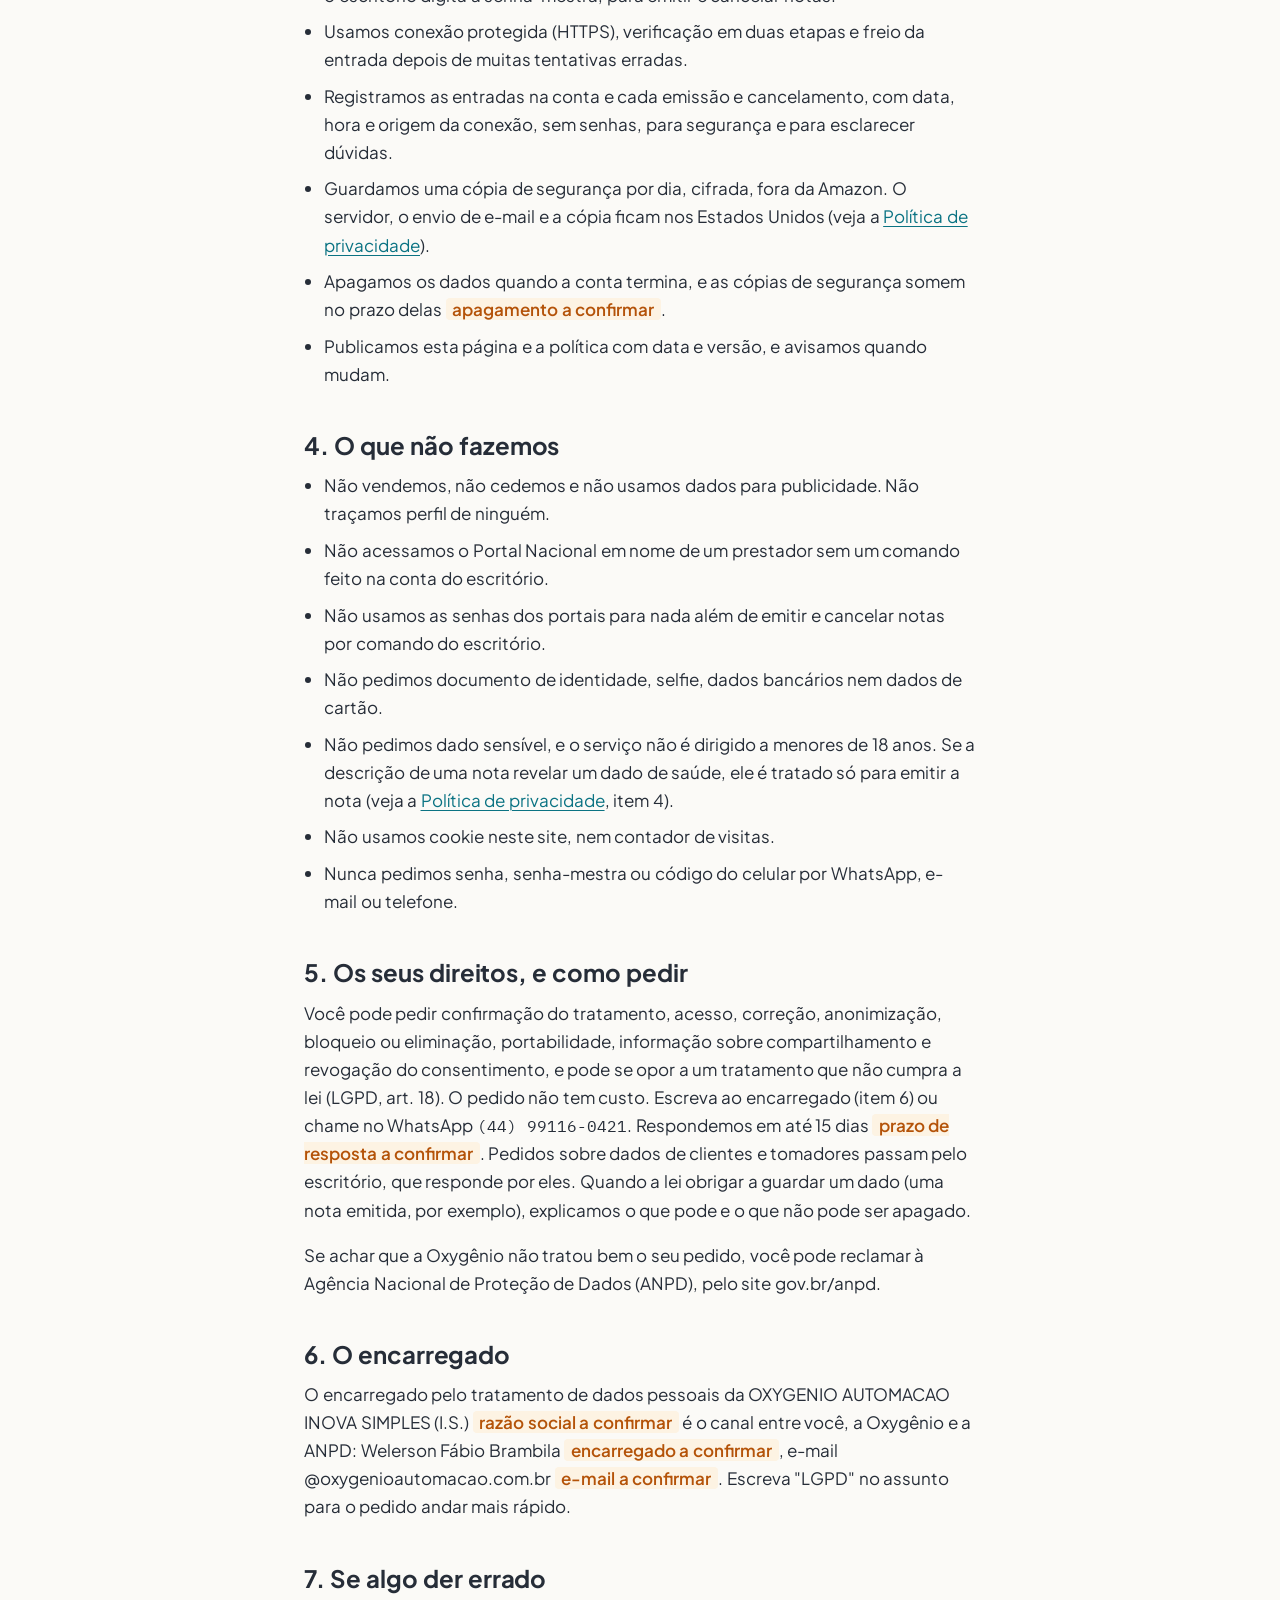
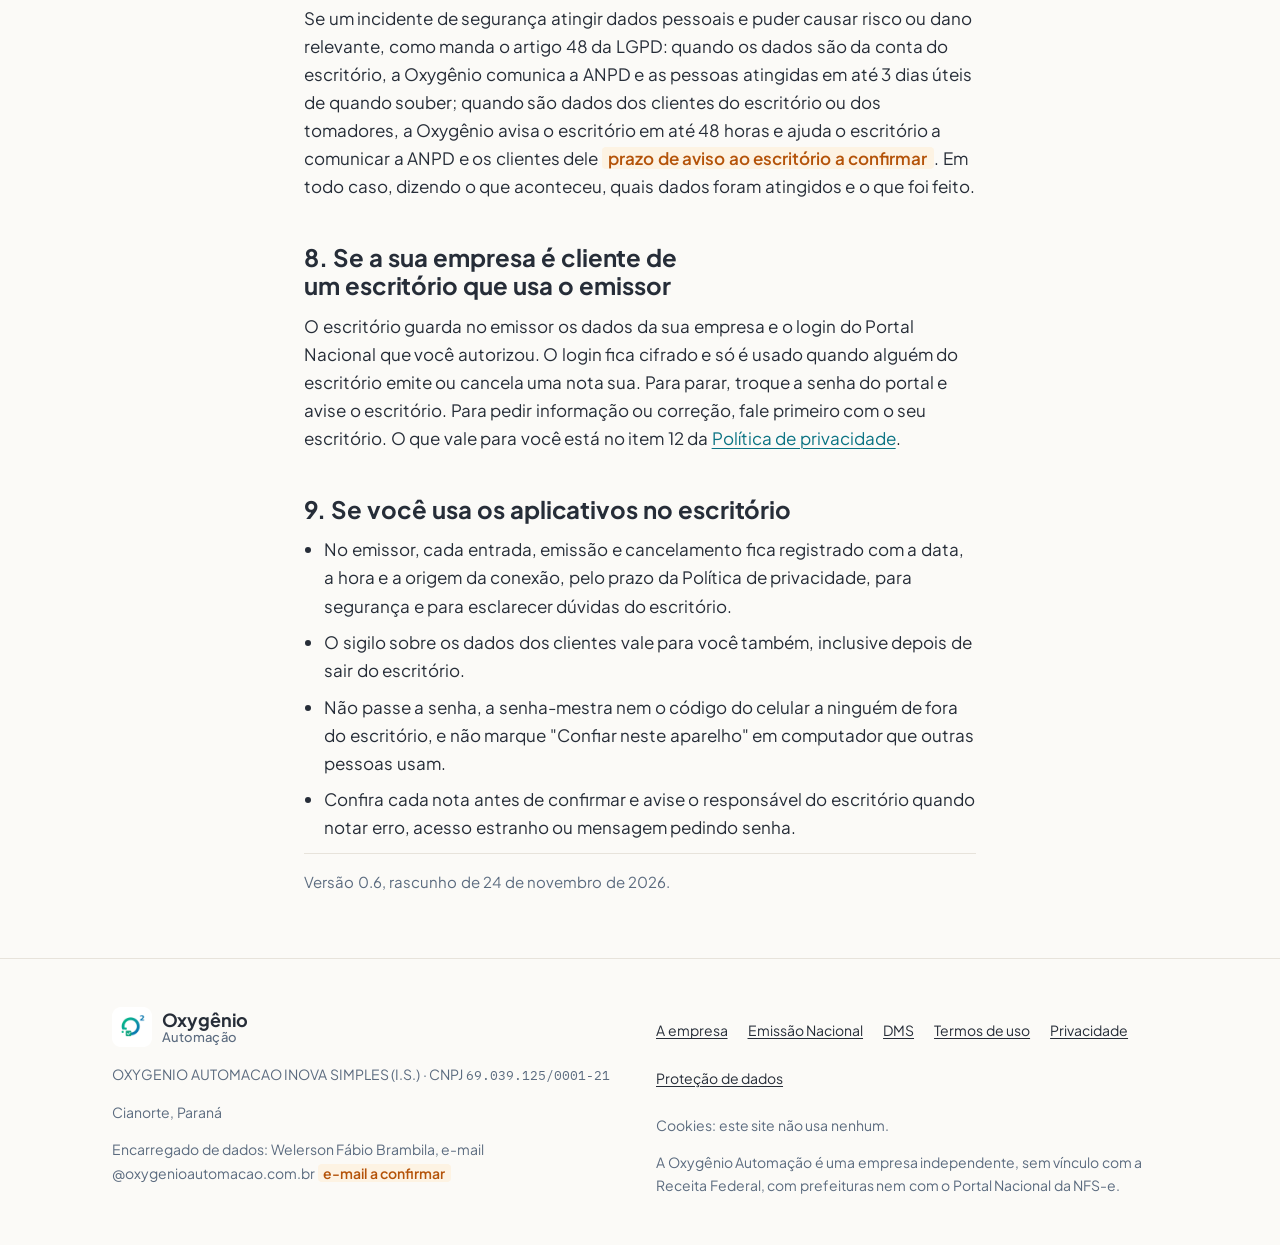
<file: lgpd.html>
<!doctype html>
<html lang="pt-BR" data-movimento="ligado">
<head>
<meta charset="utf-8">
<meta name="viewport" content="width=device-width, initial-scale=1">
<meta http-equiv="Content-Security-Policy" content="default-src 'none'; style-src 'self'; font-src 'self'; img-src 'self'; script-src 'self'; base-uri 'none'; form-action 'none'">
<meta name="robots" content="noindex, nofollow">
<title>Oxygênio Automação: Proteção de dados pessoais (LGPD)</title>
<meta name="description" content="Como a Oxygênio Automação trata dados pessoais segundo a LGPD, em linguagem simples: os papéis de cada um, o que fazemos e o que não fazemos, os seus direitos, como pedir, a quem reclamar, e o que vale para o cliente do escritório e para quem usa os aplicativos.">
<link rel="icon" href="imagens/oxygenio_badge_192.png" type="image/png">
<link rel="stylesheet" href="estilos.css">
<link rel="stylesheet" href="pagina.css">
<script src="movimento.js" defer></script>
</head>
<body>
<a class="pular" href="#principal">Ir para o conteúdo</a>
<p class="previa">Prévia, ainda não é pública. Os itens <span class="a-confirmar">a confirmar</span> estão em decisão.</p>

<header class="cabecalho">
  <div class="largura cabecalho__linha">
    <a class="marca" href="index.html" aria-label="Oxygênio Automação, página inicial">
      <img src="imagens/oxygenio_badge_192.png" width="40" height="40" alt="">
      <span class="marca__nome">Oxygênio <span class="marca__sub">Automação</span></span>
    </a>
    <nav class="cabecalho__menu" aria-label="Páginas do site">
      <a href="index.html">A empresa</a>
      <a href="emissao-nacional.html">Emissão Nacional</a>
      <a href="build.html">DMS</a>
    </nav>
    <div class="cabecalho__acoes">
      <a class="botao discreto" href="https://emissor.oxygenioautomacao.com.br/">Entrar</a>
      <a class="botao" href="https://wa.me/5544991160421?text=Ol%C3%A1%2C%20quero%20contratar%20a%20Oxyg%C3%AAnio%20Emiss%C3%A3o%20Nacional%20para%20o%20meu%20escrit%C3%B3rio.">Contratar<span class="tudo-oculto"> (abre o WhatsApp)</span></a>
    </div>
  </div>
</header>

<main id="principal">
<article class="largura legal">
  <p class="sobretitulo">Oxygênio Automação</p>
  <h1>Proteção de dados pessoais</h1>
  <p class="legal__resumo">Como a Oxygênio trata dados pessoais segundo a Lei Geral de Proteção de Dados (LGPD, Lei 13.709/2018), em linguagem de escritório. A versão completa, com as bases legais e os prazos, é a <a href="privacidade.html">Política de privacidade</a>.</p>
  <p class="aviso"><strong>Rascunho.</strong> Este texto será revisado por um advogado antes de publicar, e os pontos marcados dependem de confirmação do dono da empresa. <span class="a-confirmar">revisão de advogado a confirmar</span></p>

  <h2 id="o-que-e">1. O que a LGPD pede</h2>
  <p>A LGPD é a lei brasileira que diz como empresas podem coletar, guardar e usar dados de pessoas: só com uma finalidade clara, só o necessário, com segurança, por um prazo definido, e dando à pessoa o direito de saber, corrigir e pedir a exclusão. Vale para a Oxygênio e vale para o escritório de contabilidade que usa os produtos dela: os dados dos clientes do escritório continuam sendo responsabilidade do escritório, com ou sem ferramenta.</p>

  <h2 id="papeis">2. Quem é responsável por quê</h2>
  <p>A lei dá nomes a esses papéis. Na Oxygênio, são três situações:</p>
  <dl class="legal__lista">
    <div><dt>A conta do escritório: a Oxygênio é controladora</dt><dd>Nome, e-mail, celular, CNPJ, endereço e login da conta no emissor, e os registros de acesso. A Oxygênio decide como tratar esses dados e responde por eles.</dd></div>
    <div><dt>Os clientes do escritório e os tomadores: a Oxygênio é operadora</dt><dd>Os prestadores para quem o escritório emite nota, os tomadores e os dados das notas. Quem decide é o escritório, ou o cliente dele, quando o escritório só executa o que o cliente pede. A Oxygênio trata esses dados por conta do escritório, só para prestar o serviço, e ajuda o escritório a atender os pedidos dos titulares. <span class="a-confirmar">papéis a confirmar com advogado</span></dd></div>
    <div><dt>O Oxygênio DMS: a Oxygênio é só fornecedora do programa</dt><dd>É um aplicativo instalado no computador do escritório. Os dados que ele usa (empresas, login do portal da prefeitura, notas, guias) ficam nesse computador e vão ao portal da prefeitura; quem decide sobre eles é o escritório. Quando você usa o botão Atualizar razão social, ele manda só o número do CNPJ a serviços de consulta dos dados públicos do CNPJ (no caso de MEI e empresário individual, o CNPJ pode identificar uma pessoa). A Oxygênio não recebe esses dados, então não é controladora nem operadora deles. <span class="a-confirmar">licença do DMS a confirmar</span></dd></div>
  </dl>

  <h2 id="fazemos">3. O que fazemos</h2>
  <ul>
    <li>Guardamos só o que o serviço precisa para emitir a nota e manter o histórico das notas. O XML e o PDF não ficam conosco: o escritório os baixa para o computador dele.</li>
    <li>Ciframos os logins dos portais. Eles só se abrem dentro do servidor, depois que o escritório digita a senha-mestra, para emitir e cancelar notas.</li>
    <li>Usamos conexão protegida (HTTPS), verificação em duas etapas e freio da entrada depois de muitas tentativas erradas.</li>
    <li>Registramos as entradas na conta e cada emissão e cancelamento, com data, hora e origem da conexão, sem senhas, para segurança e para esclarecer dúvidas.</li>
    <li>Guardamos uma cópia de segurança por dia, cifrada, fora da Amazon. O servidor, o envio de e-mail e a cópia ficam nos Estados Unidos (veja a <a href="privacidade.html#compartilhamento">Política de privacidade</a>).</li>
    <li>Apagamos os dados quando a conta termina, e as cópias de segurança somem no prazo delas <span class="a-confirmar">apagamento a confirmar</span>.</li>
    <li>Publicamos esta página e a política com data e versão, e avisamos quando mudam.</li>
  </ul>

  <h2 id="nao-fazemos">4. O que não fazemos</h2>
  <ul>
    <li>Não vendemos, não cedemos e não usamos dados para publicidade. Não traçamos perfil de ninguém.</li>
    <li>Não acessamos o Portal Nacional em nome de um prestador sem um comando feito na conta do escritório.</li>
    <li>Não usamos as senhas dos portais para nada além de emitir e cancelar notas por comando do escritório.</li>
    <li>Não pedimos documento de identidade, selfie, dados bancários nem dados de cartão.</li>
    <li>Não pedimos dado sensível, e o serviço não é dirigido a menores de 18 anos. Se a descrição de uma nota revelar um dado de saúde, ele é tratado só para emitir a nota (veja a <a href="privacidade.html">Política de privacidade</a>, item 4).</li>
    <li>Não usamos cookie neste site, nem contador de visitas.</li>
    <li>Nunca pedimos senha, senha-mestra ou código do celular por WhatsApp, e-mail ou telefone.</li>
  </ul>

  <h2 id="direitos">5. Os seus direitos, e como pedir</h2>
  <p>Você pode pedir confirmação do tratamento, acesso, correção, anonimização, bloqueio ou eliminação, portabilidade, informação sobre compartilhamento e revogação do consentimento, e pode se opor a um tratamento que não cumpra a lei (LGPD, art. 18). O pedido não tem custo. Escreva ao encarregado (item 6) ou chame no WhatsApp <span class="numero">(44) 99116-0421</span>. Respondemos em até 15 dias <span class="a-confirmar">prazo de resposta a confirmar</span>. Pedidos sobre dados de clientes e tomadores passam pelo escritório, que responde por eles. Quando a lei obrigar a guardar um dado (uma nota emitida, por exemplo), explicamos o que pode e o que não pode ser apagado.</p>
  <p>Se achar que a Oxygênio não tratou bem o seu pedido, você pode reclamar à Agência Nacional de Proteção de Dados (ANPD), pelo site gov.br/anpd.</p>

  <h2 id="encarregado">6. O encarregado</h2>
  <p>O encarregado pelo tratamento de dados pessoais da OXYGENIO AUTOMACAO INOVA SIMPLES (I.S.) <span class="a-confirmar">razão social a confirmar</span> é o canal entre você, a Oxygênio e a ANPD: Welerson Fábio Brambila <span class="a-confirmar">encarregado a confirmar</span>, e-mail @oxygenioautomacao.com.br <span class="a-confirmar">e-mail a confirmar</span>. Escreva "LGPD" no assunto para o pedido andar mais rápido.</p>

  <h2 id="incidentes">7. Se algo der errado</h2>
  <p>Se um incidente de segurança atingir dados pessoais e puder causar risco ou dano relevante, como manda o artigo 48 da LGPD: quando os dados são da conta do escritório, a Oxygênio comunica a ANPD e as pessoas atingidas em até 3 dias úteis de quando souber; quando são dados dos clientes do escritório ou dos tomadores, a Oxygênio avisa o escritório em até 48 horas e ajuda o escritório a comunicar a ANPD e os clientes dele <span class="a-confirmar">prazo de aviso ao escritório a confirmar</span>. Em todo caso, dizendo o que aconteceu, quais dados foram atingidos e o que foi feito.</p>

  <h2 id="cliente">8. Se a sua empresa é cliente de um escritório que usa o emissor</h2>
  <p>O escritório guarda no emissor os dados da sua empresa e o login do Portal Nacional que você autorizou. O login fica cifrado e só é usado quando alguém do escritório emite ou cancela uma nota sua. Para parar, troque a senha do portal e avise o escritório. Para pedir informação ou correção, fale primeiro com o seu escritório. O que vale para você está no item 12 da <a href="privacidade.html#cliente-do-escritorio">Política de privacidade</a>.</p>

  <h2 id="equipe">9. Se você usa os aplicativos no escritório</h2>
  <ul>
    <li>No emissor, cada entrada, emissão e cancelamento fica registrado com a data, a hora e a origem da conexão, pelo prazo da Política de privacidade, para segurança e para esclarecer dúvidas do escritório.</li>
    <li>O sigilo sobre os dados dos clientes vale para você também, inclusive depois de sair do escritório.</li>
    <li>Não passe a senha, a senha-mestra nem o código do celular a ninguém de fora do escritório, e não marque "Confiar neste aparelho" em computador que outras pessoas usam.</li>
    <li>Confira cada nota antes de confirmar e avise o responsável do escritório quando notar erro, acesso estranho ou mensagem pedindo senha.</li>
  </ul>

  <p class="versao">Versão 0.6, rascunho de 24 de novembro de 2026.</p>
</article>
</main>

<footer class="rodape">
  <div class="largura rodape__grade">
    <div>
      <a class="marca" href="index.html" aria-label="Oxygênio Automação, página inicial">
        <img src="imagens/oxygenio_badge_192.png" width="40" height="40" alt="">
        <span class="marca__nome">Oxygênio <span class="marca__sub">Automação</span></span>
      </a>
      <p>OXYGENIO AUTOMACAO INOVA SIMPLES (I.S.) · CNPJ <span class="numero">69.039.125/0001-21</span></p>
      <p>Cianorte, Paraná</p>
      <p>Encarregado de dados: Welerson Fábio Brambila, e-mail @oxygenioautomacao.com.br <span class="a-confirmar">e-mail a confirmar</span></p>
    </div>
    <div>
      <ul class="rodape__links">
        <li><a href="index.html">A empresa</a></li>
        <li><a href="emissao-nacional.html">Emissão Nacional</a></li>
        <li><a href="build.html">DMS</a></li>
        <li><a href="termos-de-uso.html">Termos de uso</a></li>
        <li><a href="privacidade.html">Privacidade</a></li>
        <li><a href="lgpd.html">Proteção de dados</a></li>
      </ul>
      <p>Cookies: este site não usa nenhum.</p>
      <p>A Oxygênio Automação é uma empresa independente, sem vínculo com a Receita Federal, com prefeituras nem com o Portal Nacional da NFS-e.</p>
    </div>
  </div>
</footer>
</body>
</html>
</file>
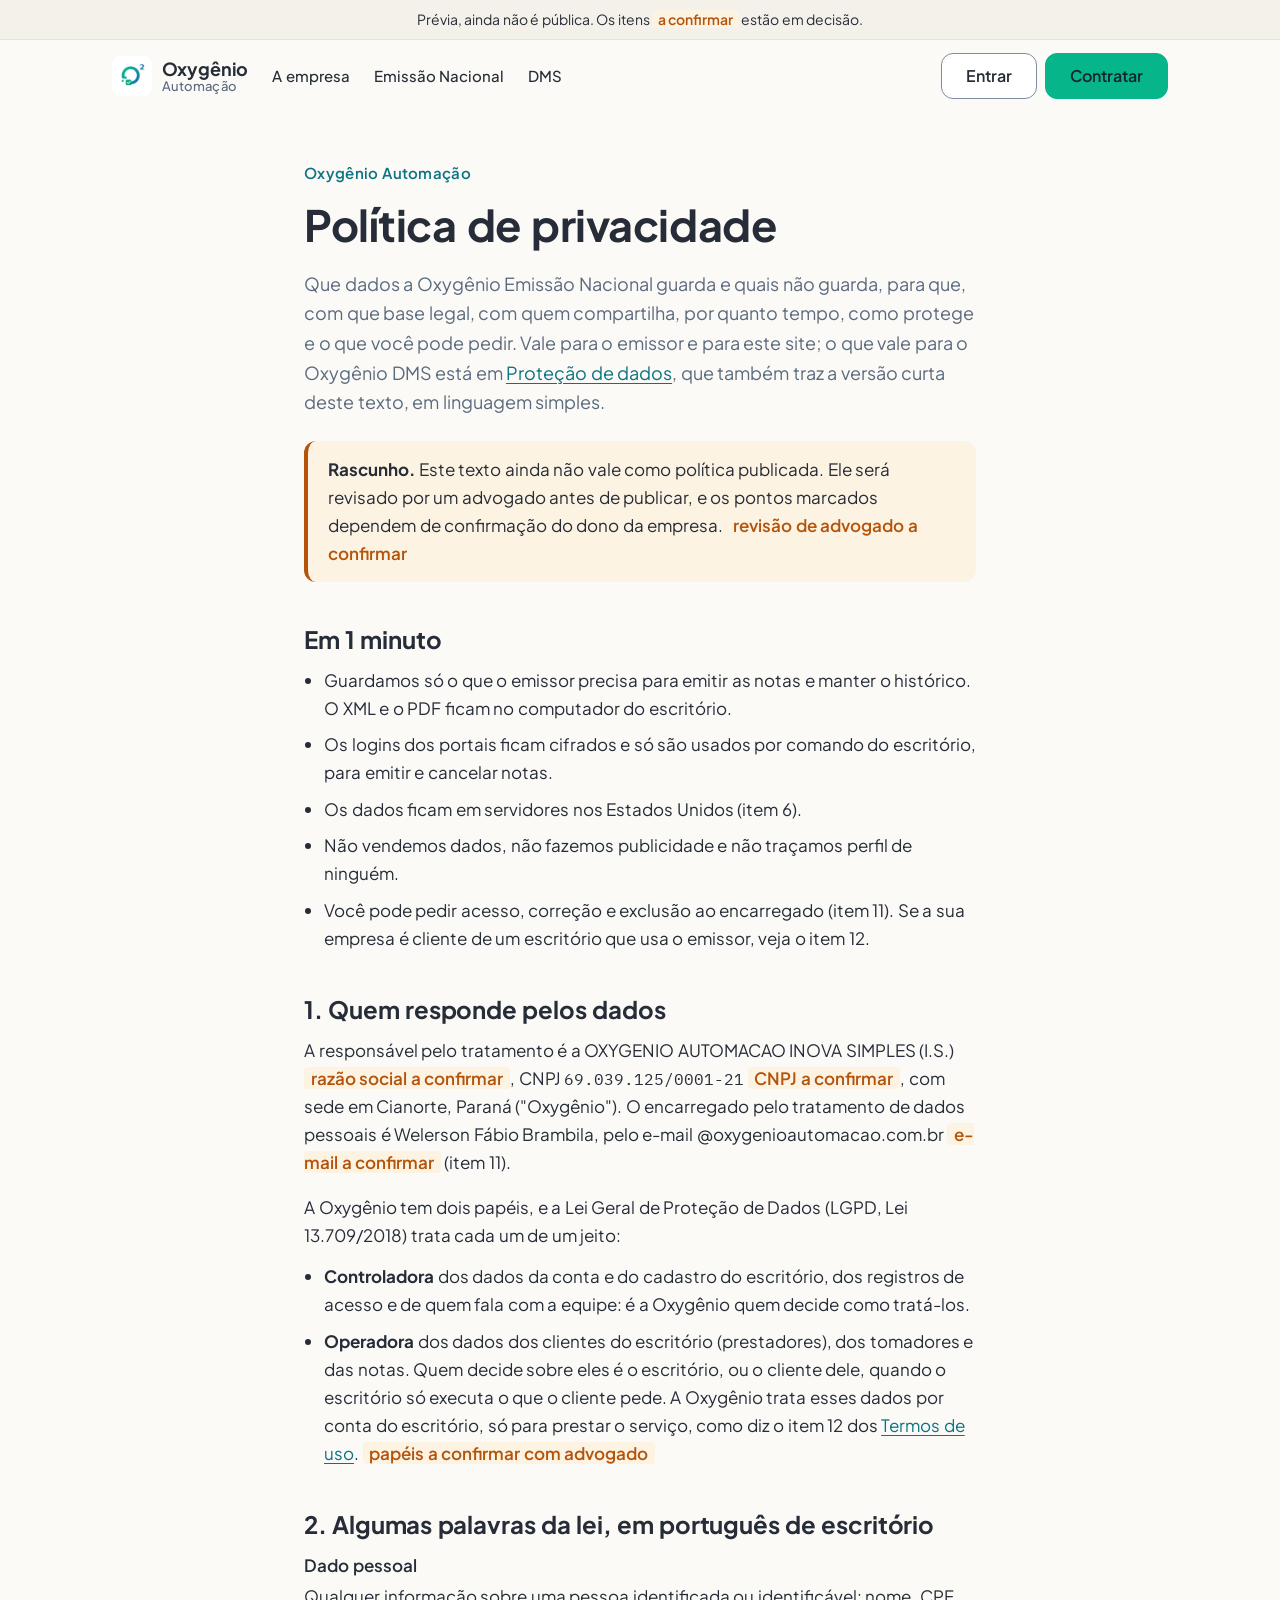
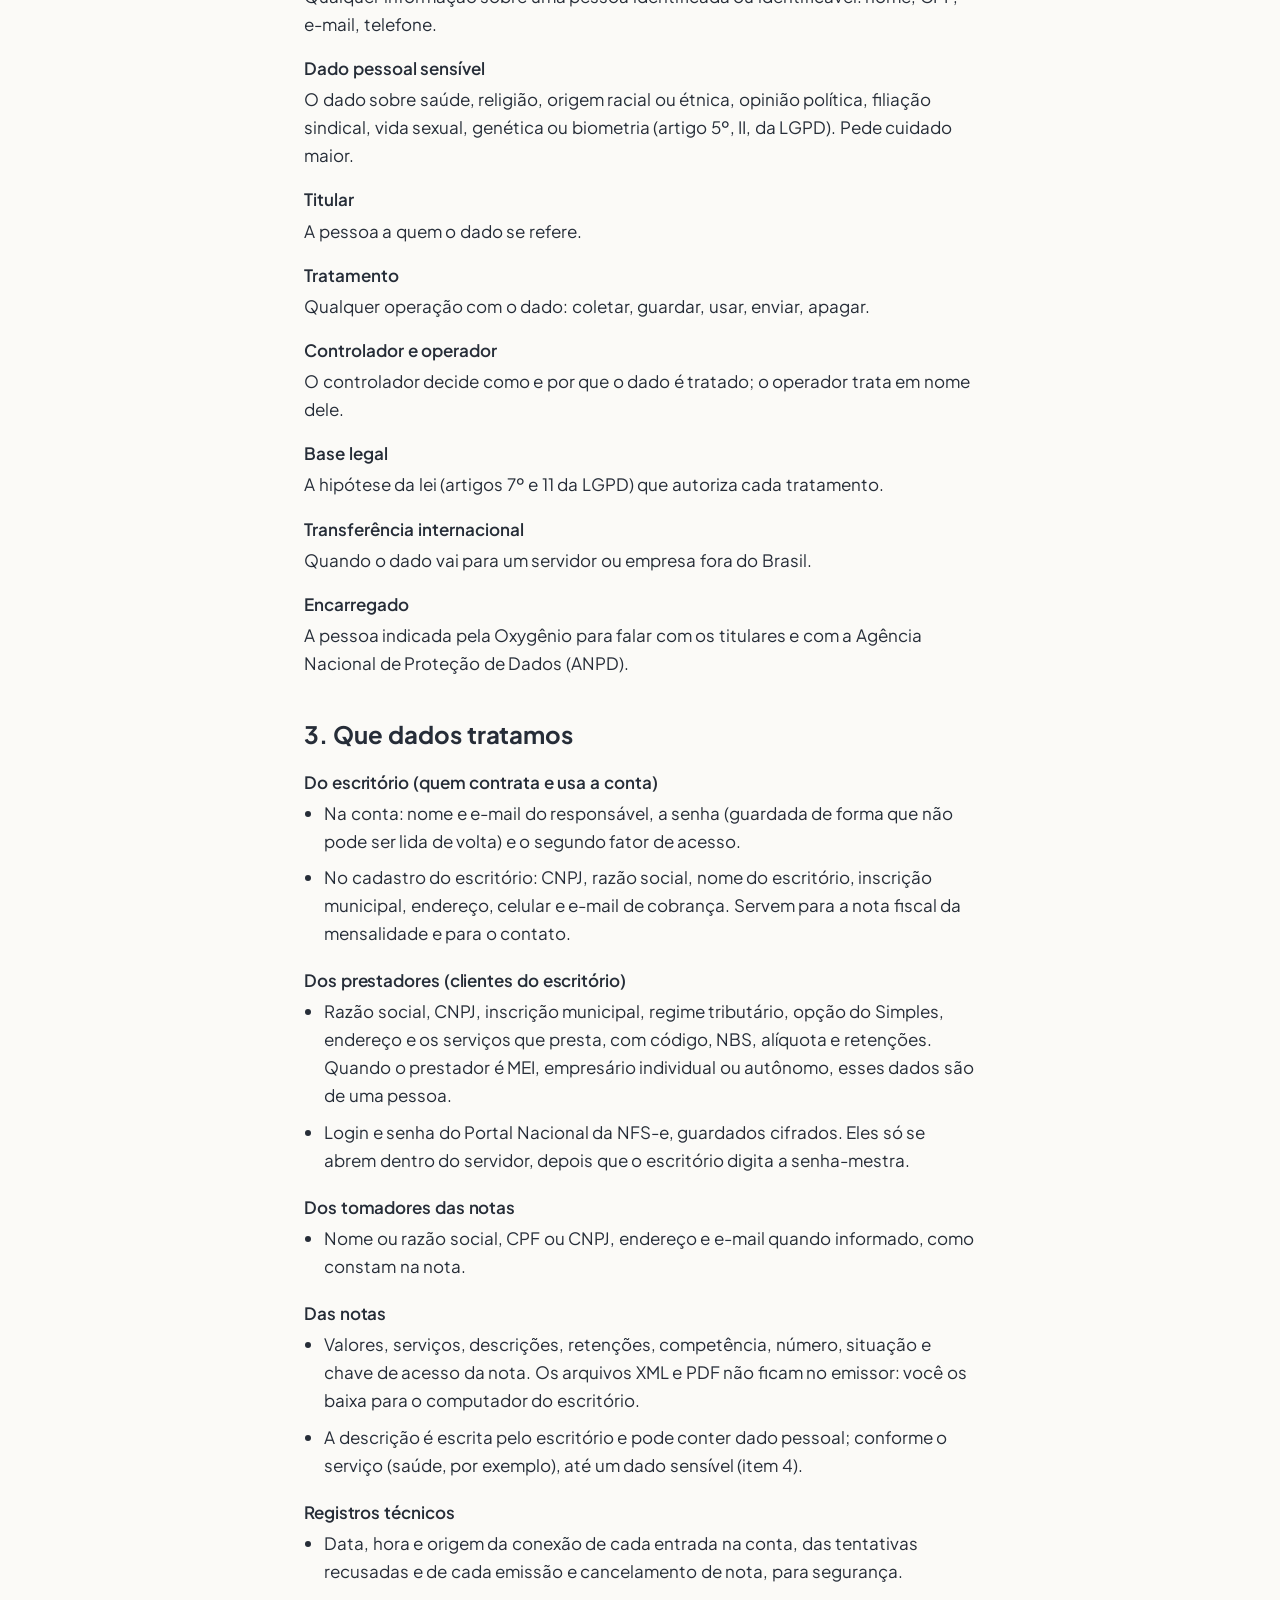
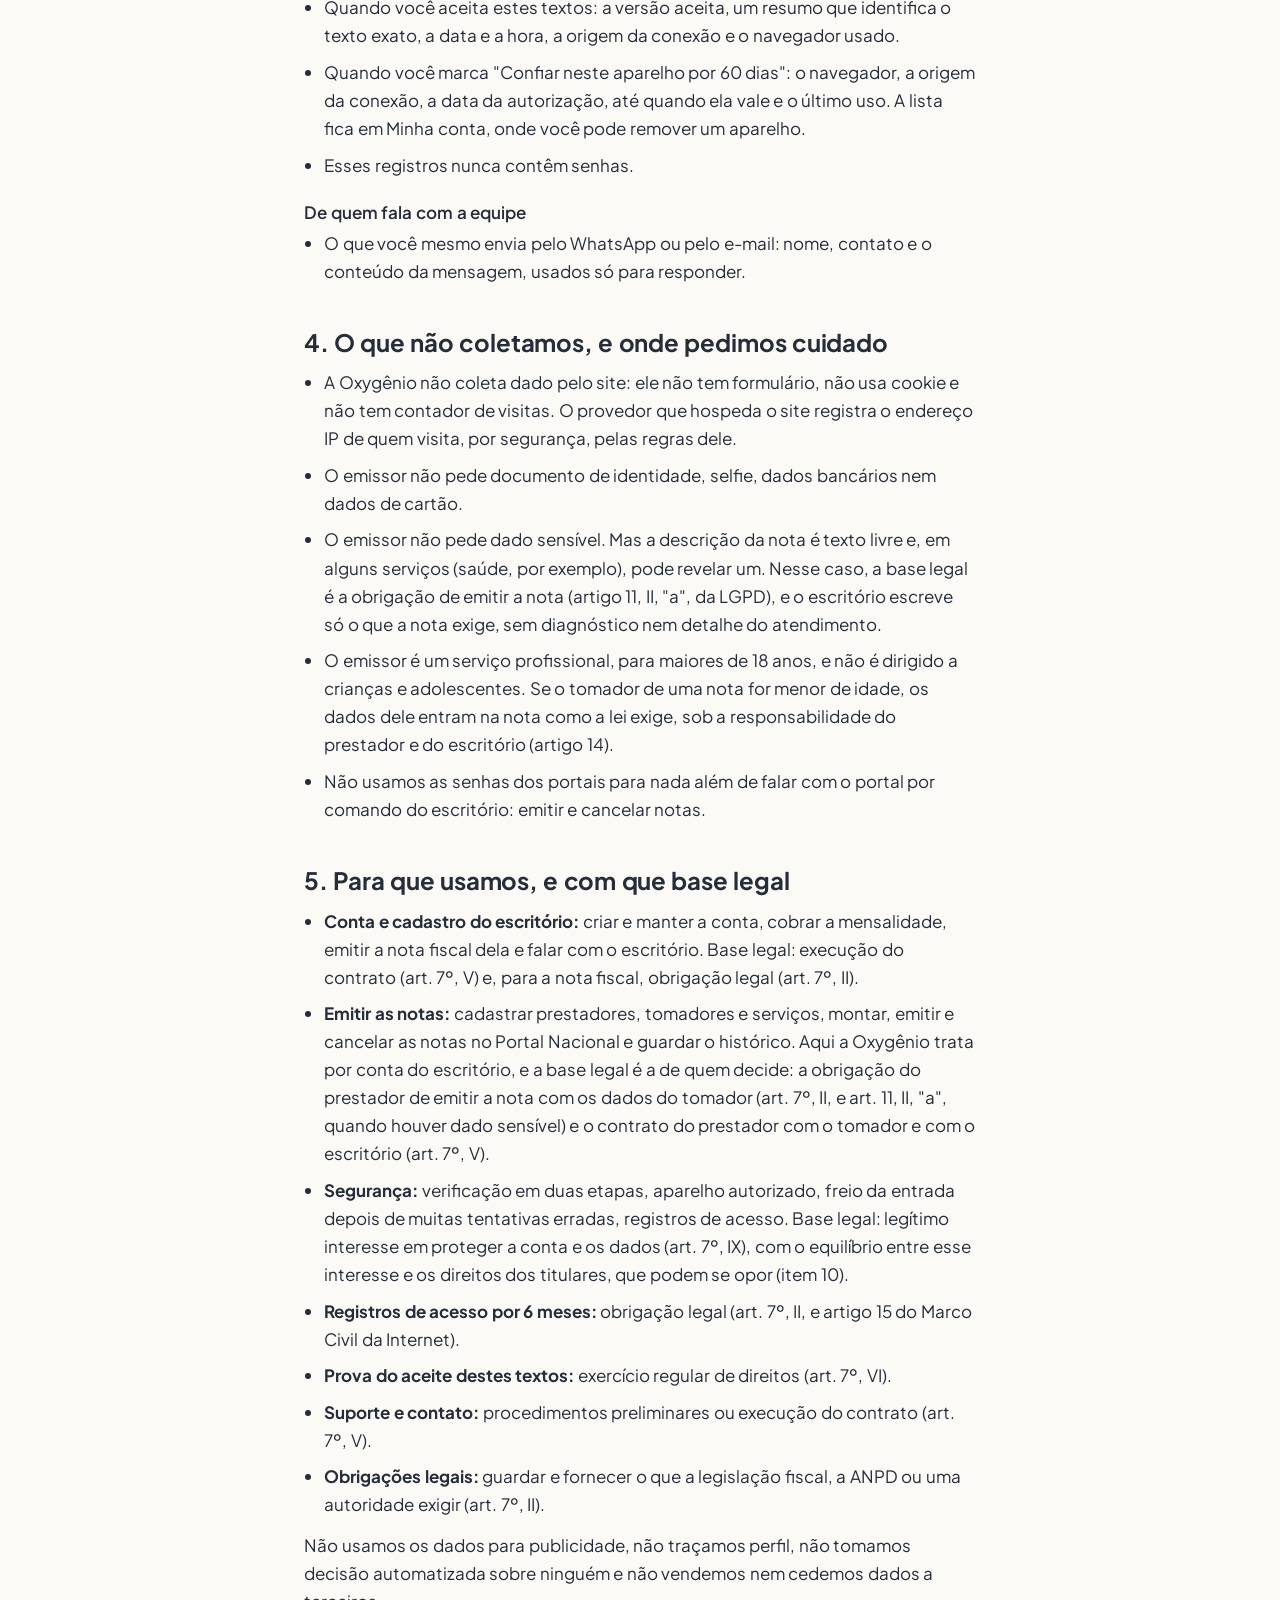
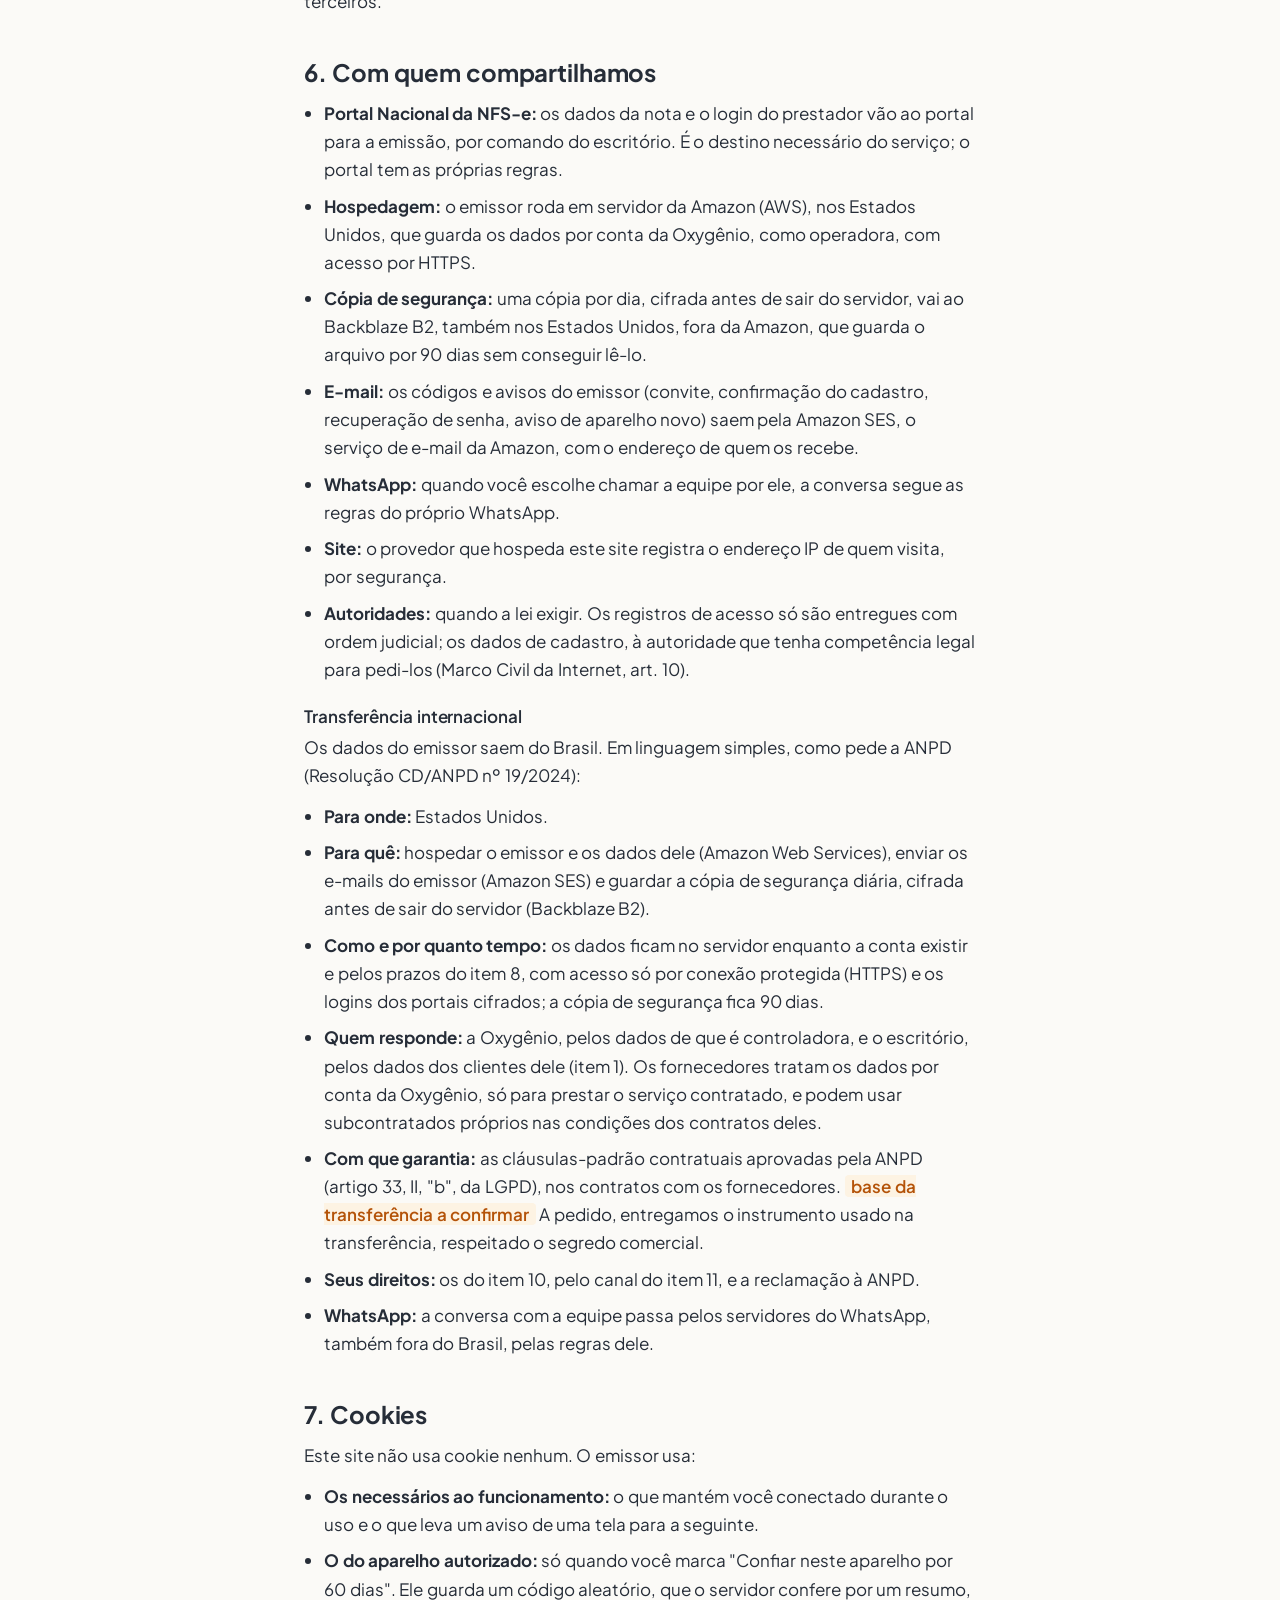
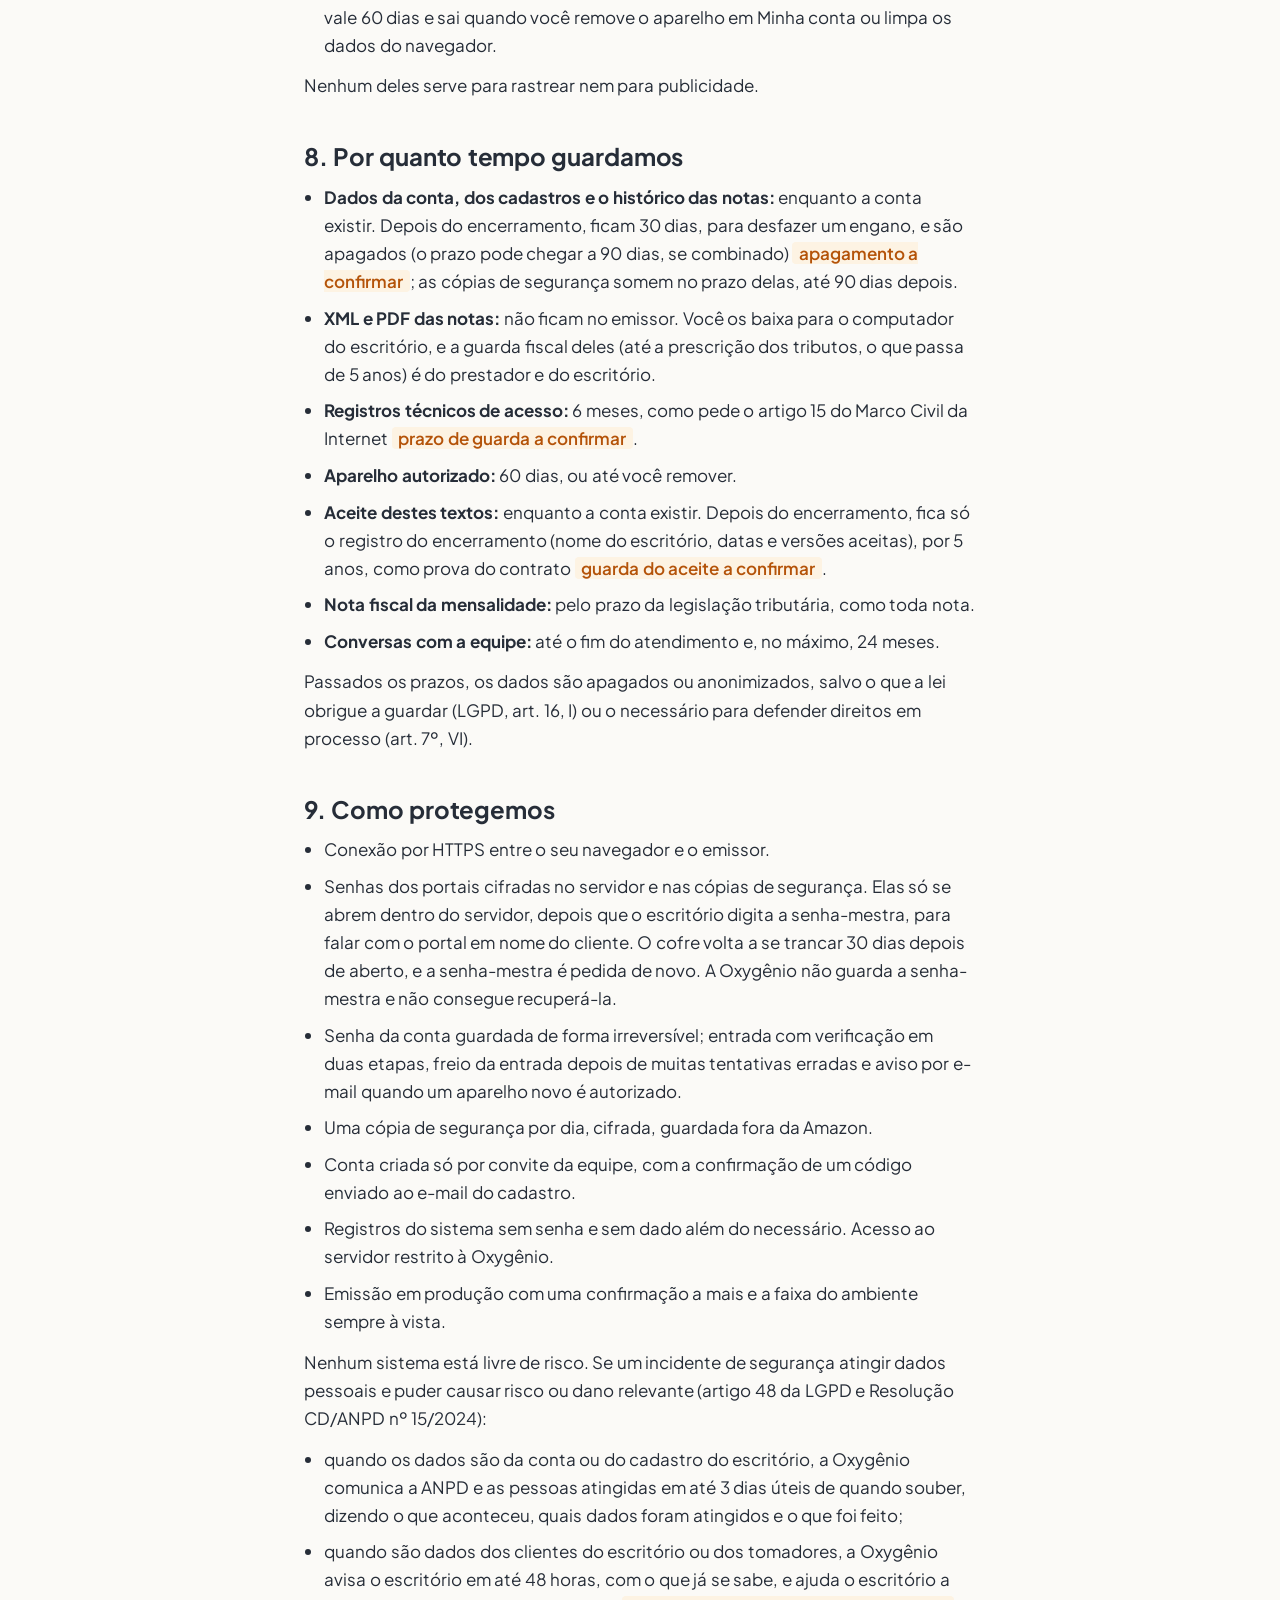
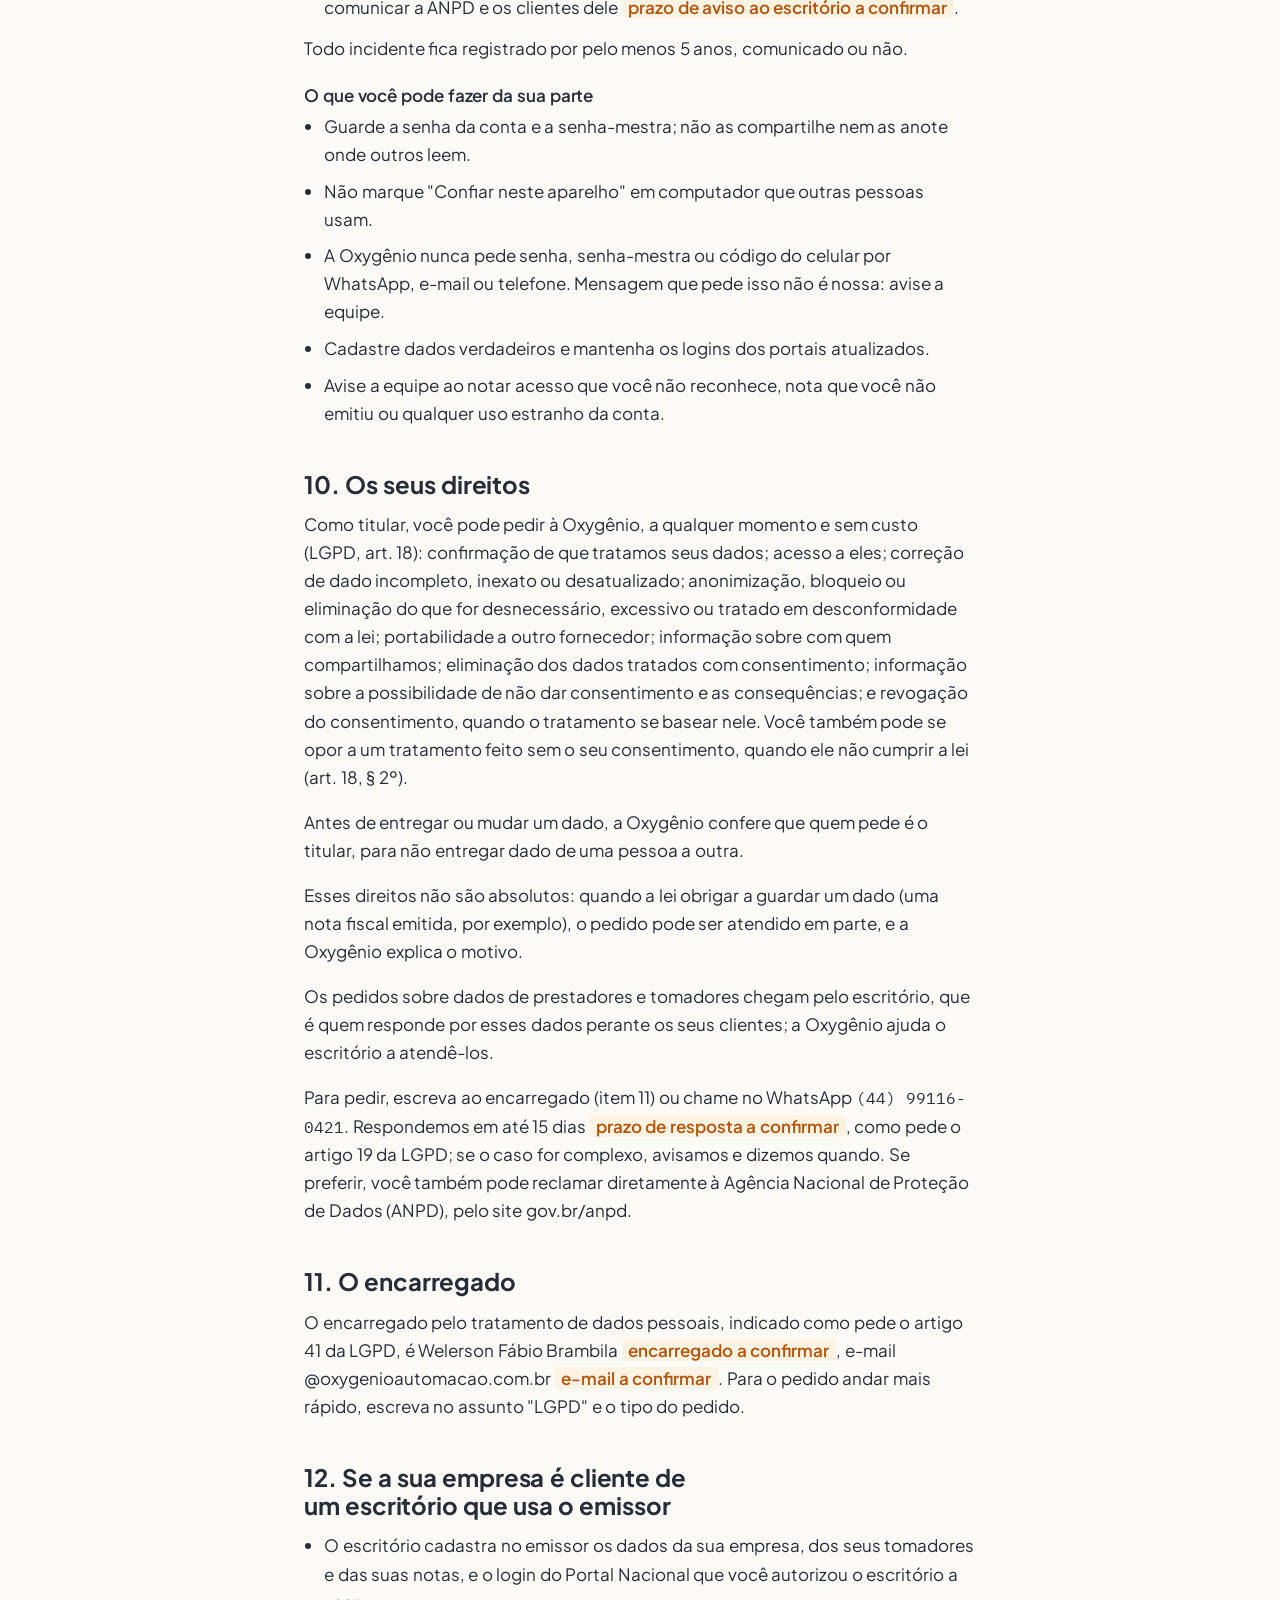
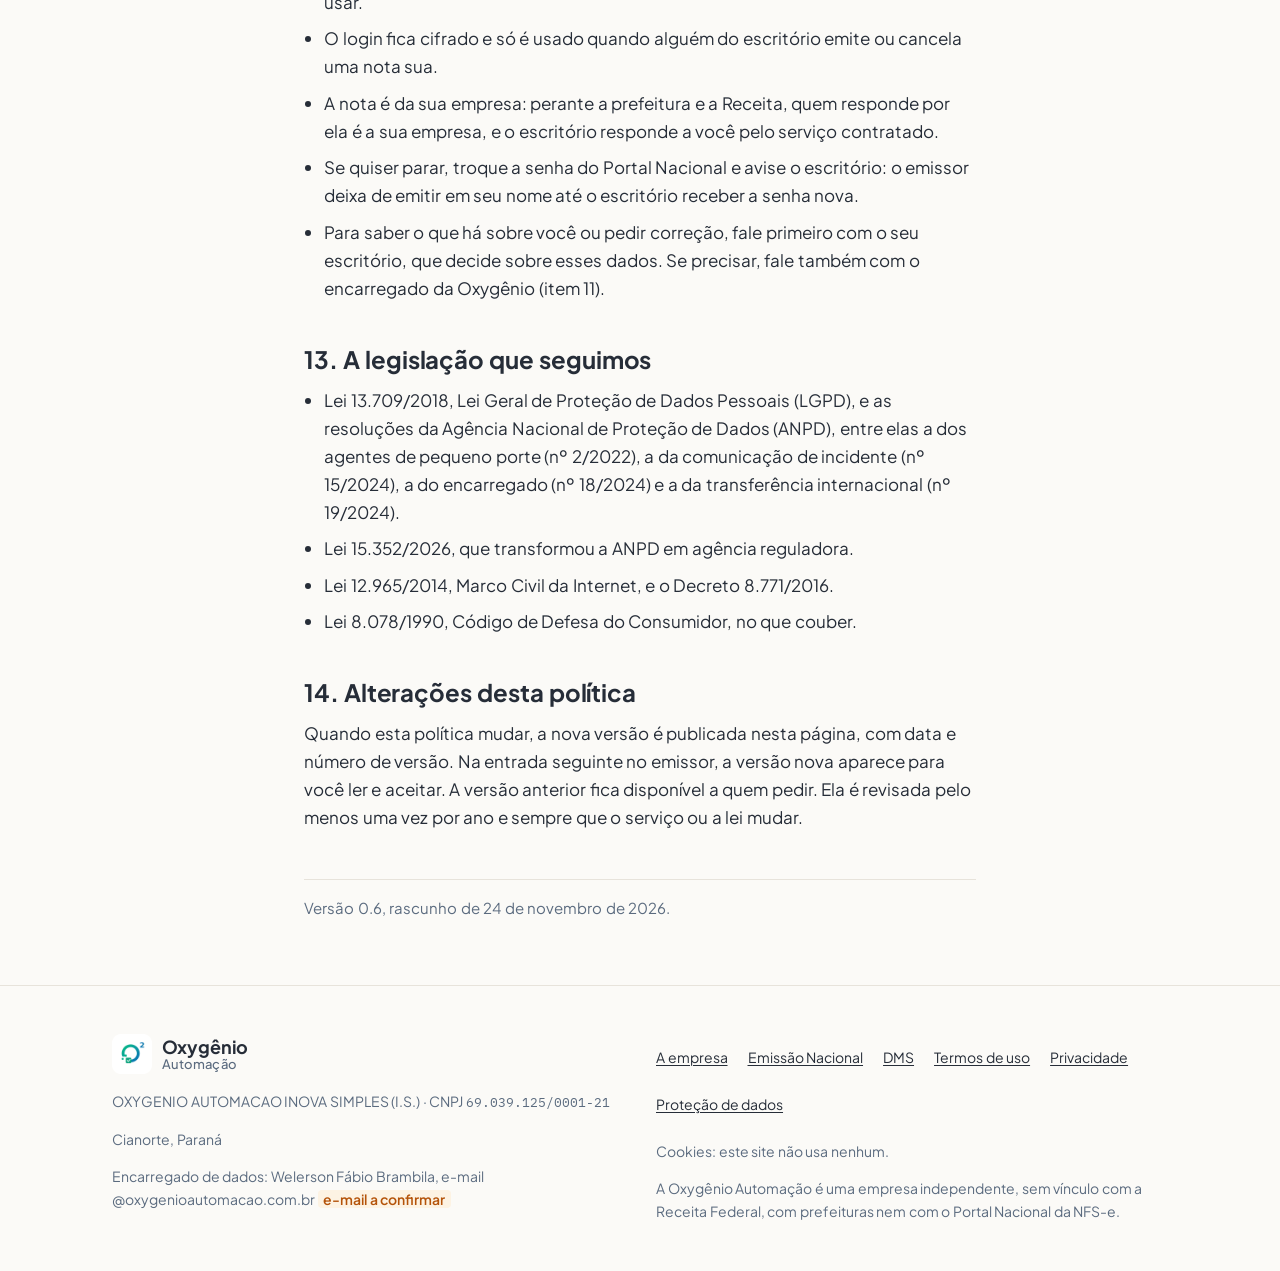
<file: privacidade.html>
<!doctype html>
<html lang="pt-BR" data-movimento="ligado">
<head>
<meta charset="utf-8">
<meta name="viewport" content="width=device-width, initial-scale=1">
<meta http-equiv="Content-Security-Policy" content="default-src 'none'; style-src 'self'; font-src 'self'; img-src 'self'; script-src 'self'; base-uri 'none'; form-action 'none'">
<meta name="robots" content="noindex, nofollow">
<title>Oxygênio Automação: Política de privacidade</title>
<meta name="description" content="Política de privacidade da Oxygênio Automação: que dados a Oxygênio Emissão Nacional guarda e quais não guarda, para que, com que base legal, com quem compartilha, a transferência para fora do Brasil, por quanto tempo, como protege e quais são os seus direitos.">
<link rel="icon" href="imagens/oxygenio_badge_192.png" type="image/png">
<link rel="stylesheet" href="estilos.css">
<link rel="stylesheet" href="pagina.css">
<script src="movimento.js" defer></script>
</head>
<body>
<a class="pular" href="#principal">Ir para o conteúdo</a>
<p class="previa">Prévia, ainda não é pública. Os itens <span class="a-confirmar">a confirmar</span> estão em decisão.</p>

<header class="cabecalho">
  <div class="largura cabecalho__linha">
    <a class="marca" href="index.html" aria-label="Oxygênio Automação, página inicial">
      <img src="imagens/oxygenio_badge_192.png" width="40" height="40" alt="">
      <span class="marca__nome">Oxygênio <span class="marca__sub">Automação</span></span>
    </a>
    <nav class="cabecalho__menu" aria-label="Páginas do site">
      <a href="index.html">A empresa</a>
      <a href="emissao-nacional.html">Emissão Nacional</a>
      <a href="build.html">DMS</a>
    </nav>
    <div class="cabecalho__acoes">
      <a class="botao discreto" href="https://emissor.oxygenioautomacao.com.br/">Entrar</a>
      <a class="botao" href="https://wa.me/5544991160421?text=Ol%C3%A1%2C%20quero%20contratar%20a%20Oxyg%C3%AAnio%20Emiss%C3%A3o%20Nacional%20para%20o%20meu%20escrit%C3%B3rio.">Contratar<span class="tudo-oculto"> (abre o WhatsApp)</span></a>
    </div>
  </div>
</header>

<main id="principal">
<article class="largura legal">
  <p class="sobretitulo">Oxygênio Automação</p>
  <h1>Política de privacidade</h1>
  <p class="legal__resumo">Que dados a Oxygênio Emissão Nacional guarda e quais não guarda, para que, com que base legal, com quem compartilha, por quanto tempo, como protege e o que você pode pedir. Vale para o emissor e para este site; o que vale para o Oxygênio DMS está em <a href="lgpd.html">Proteção de dados</a>, que também traz a versão curta deste texto, em linguagem simples.</p>
  <p class="aviso"><strong>Rascunho.</strong> Este texto ainda não vale como política publicada. Ele será revisado por um advogado antes de publicar, e os pontos marcados dependem de confirmação do dono da empresa. <span class="a-confirmar">revisão de advogado a confirmar</span></p>

  <h2 id="resumo">Em 1 minuto</h2>
  <ul>
    <li>Guardamos só o que o emissor precisa para emitir as notas e manter o histórico. O XML e o PDF ficam no computador do escritório.</li>
    <li>Os logins dos portais ficam cifrados e só são usados por comando do escritório, para emitir e cancelar notas.</li>
    <li>Os dados ficam em servidores nos Estados Unidos (item 6).</li>
    <li>Não vendemos dados, não fazemos publicidade e não traçamos perfil de ninguém.</li>
    <li>Você pode pedir acesso, correção e exclusão ao encarregado (item 11). Se a sua empresa é cliente de um escritório que usa o emissor, veja o item 12.</li>
  </ul>

  <h2 id="responsavel">1. Quem responde pelos dados</h2>
  <p>A responsável pelo tratamento é a OXYGENIO AUTOMACAO INOVA SIMPLES (I.S.) <span class="a-confirmar">razão social a confirmar</span>, CNPJ <span class="numero">69.039.125/0001-21</span> <span class="a-confirmar">CNPJ a confirmar</span>, com sede em Cianorte, Paraná ("Oxygênio"). O encarregado pelo tratamento de dados pessoais é Welerson Fábio Brambila, pelo e-mail @oxygenioautomacao.com.br <span class="a-confirmar">e-mail a confirmar</span> (item 11).</p>
  <p>A Oxygênio tem dois papéis, e a Lei Geral de Proteção de Dados (LGPD, Lei 13.709/2018) trata cada um de um jeito:</p>
  <ul>
    <li><strong>Controladora</strong> dos dados da conta e do cadastro do escritório, dos registros de acesso e de quem fala com a equipe: é a Oxygênio quem decide como tratá-los.</li>
    <li><strong>Operadora</strong> dos dados dos clientes do escritório (prestadores), dos tomadores e das notas. Quem decide sobre eles é o escritório, ou o cliente dele, quando o escritório só executa o que o cliente pede. A Oxygênio trata esses dados por conta do escritório, só para prestar o serviço, como diz o item 12 dos <a href="termos-de-uso.html">Termos de uso</a>. <span class="a-confirmar">papéis a confirmar com advogado</span></li>
  </ul>

  <h2 id="definicoes">2. Algumas palavras da lei, em português de escritório</h2>
  <dl class="legal__lista">
    <div><dt>Dado pessoal</dt><dd>Qualquer informação sobre uma pessoa identificada ou identificável: nome, CPF, e-mail, telefone.</dd></div>
    <div><dt>Dado pessoal sensível</dt><dd>O dado sobre saúde, religião, origem racial ou étnica, opinião política, filiação sindical, vida sexual, genética ou biometria (artigo 5º, II, da LGPD). Pede cuidado maior.</dd></div>
    <div><dt>Titular</dt><dd>A pessoa a quem o dado se refere.</dd></div>
    <div><dt>Tratamento</dt><dd>Qualquer operação com o dado: coletar, guardar, usar, enviar, apagar.</dd></div>
    <div><dt>Controlador e operador</dt><dd>O controlador decide como e por que o dado é tratado; o operador trata em nome dele.</dd></div>
    <div><dt>Base legal</dt><dd>A hipótese da lei (artigos 7º e 11 da LGPD) que autoriza cada tratamento.</dd></div>
    <div><dt>Transferência internacional</dt><dd>Quando o dado vai para um servidor ou empresa fora do Brasil.</dd></div>
    <div><dt>Encarregado</dt><dd>A pessoa indicada pela Oxygênio para falar com os titulares e com a Agência Nacional de Proteção de Dados (ANPD).</dd></div>
  </dl>

  <h2 id="quais-dados">3. Que dados tratamos</h2>
  <h3>Do escritório (quem contrata e usa a conta)</h3>
  <ul>
    <li>Na conta: nome e e-mail do responsável, a senha (guardada de forma que não pode ser lida de volta) e o segundo fator de acesso.</li>
    <li>No cadastro do escritório: CNPJ, razão social, nome do escritório, inscrição municipal, endereço, celular e e-mail de cobrança. Servem para a nota fiscal da mensalidade e para o contato.</li>
  </ul>
  <h3>Dos prestadores (clientes do escritório)</h3>
  <ul>
    <li>Razão social, CNPJ, inscrição municipal, regime tributário, opção do Simples, endereço e os serviços que presta, com código, NBS, alíquota e retenções. Quando o prestador é MEI, empresário individual ou autônomo, esses dados são de uma pessoa.</li>
    <li>Login e senha do Portal Nacional da NFS-e, guardados cifrados. Eles só se abrem dentro do servidor, depois que o escritório digita a senha-mestra.</li>
  </ul>
  <h3>Dos tomadores das notas</h3>
  <ul>
    <li>Nome ou razão social, CPF ou CNPJ, endereço e e-mail quando informado, como constam na nota.</li>
  </ul>
  <h3>Das notas</h3>
  <ul>
    <li>Valores, serviços, descrições, retenções, competência, número, situação e chave de acesso da nota. Os arquivos XML e PDF não ficam no emissor: você os baixa para o computador do escritório.</li>
    <li>A descrição é escrita pelo escritório e pode conter dado pessoal; conforme o serviço (saúde, por exemplo), até um dado sensível (item 4).</li>
  </ul>
  <h3>Registros técnicos</h3>
  <ul>
    <li>Data, hora e origem da conexão de cada entrada na conta, das tentativas recusadas e de cada emissão e cancelamento de nota, para segurança.</li>
    <li>Quando você aceita estes textos: a versão aceita, um resumo que identifica o texto exato, a data e a hora, a origem da conexão e o navegador usado.</li>
    <li>Quando você marca "Confiar neste aparelho por 60 dias": o navegador, a origem da conexão, a data da autorização, até quando ela vale e o último uso. A lista fica em Minha conta, onde você pode remover um aparelho.</li>
    <li>Esses registros nunca contêm senhas.</li>
  </ul>
  <h3>De quem fala com a equipe</h3>
  <ul>
    <li>O que você mesmo envia pelo WhatsApp ou pelo e-mail: nome, contato e o conteúdo da mensagem, usados só para responder.</li>
  </ul>

  <h2 id="nao-coletamos">4. O que não coletamos, e onde pedimos cuidado</h2>
  <ul>
    <li>A Oxygênio não coleta dado pelo site: ele não tem formulário, não usa cookie e não tem contador de visitas. O provedor que hospeda o site registra o endereço IP de quem visita, por segurança, pelas regras dele.</li>
    <li>O emissor não pede documento de identidade, selfie, dados bancários nem dados de cartão.</li>
    <li>O emissor não pede dado sensível. Mas a descrição da nota é texto livre e, em alguns serviços (saúde, por exemplo), pode revelar um. Nesse caso, a base legal é a obrigação de emitir a nota (artigo 11, II, "a", da LGPD), e o escritório escreve só o que a nota exige, sem diagnóstico nem detalhe do atendimento.</li>
    <li>O emissor é um serviço profissional, para maiores de 18 anos, e não é dirigido a crianças e adolescentes. Se o tomador de uma nota for menor de idade, os dados dele entram na nota como a lei exige, sob a responsabilidade do prestador e do escritório (artigo 14).</li>
    <li>Não usamos as senhas dos portais para nada além de falar com o portal por comando do escritório: emitir e cancelar notas.</li>
  </ul>

  <h2 id="para-que">5. Para que usamos, e com que base legal</h2>
  <ul>
    <li><strong>Conta e cadastro do escritório:</strong> criar e manter a conta, cobrar a mensalidade, emitir a nota fiscal dela e falar com o escritório. Base legal: execução do contrato (art. 7º, V) e, para a nota fiscal, obrigação legal (art. 7º, II).</li>
    <li><strong>Emitir as notas:</strong> cadastrar prestadores, tomadores e serviços, montar, emitir e cancelar as notas no Portal Nacional e guardar o histórico. Aqui a Oxygênio trata por conta do escritório, e a base legal é a de quem decide: a obrigação do prestador de emitir a nota com os dados do tomador (art. 7º, II, e art. 11, II, "a", quando houver dado sensível) e o contrato do prestador com o tomador e com o escritório (art. 7º, V).</li>
    <li><strong>Segurança:</strong> verificação em duas etapas, aparelho autorizado, freio da entrada depois de muitas tentativas erradas, registros de acesso. Base legal: legítimo interesse em proteger a conta e os dados (art. 7º, IX), com o equilíbrio entre esse interesse e os direitos dos titulares, que podem se opor (item 10).</li>
    <li><strong>Registros de acesso por 6 meses:</strong> obrigação legal (art. 7º, II, e artigo 15 do Marco Civil da Internet).</li>
    <li><strong>Prova do aceite destes textos:</strong> exercício regular de direitos (art. 7º, VI).</li>
    <li><strong>Suporte e contato:</strong> procedimentos preliminares ou execução do contrato (art. 7º, V).</li>
    <li><strong>Obrigações legais:</strong> guardar e fornecer o que a legislação fiscal, a ANPD ou uma autoridade exigir (art. 7º, II).</li>
  </ul>
  <p>Não usamos os dados para publicidade, não traçamos perfil, não tomamos decisão automatizada sobre ninguém e não vendemos nem cedemos dados a terceiros.</p>

  <h2 id="compartilhamento">6. Com quem compartilhamos</h2>
  <ul>
    <li><strong>Portal Nacional da NFS-e:</strong> os dados da nota e o login do prestador vão ao portal para a emissão, por comando do escritório. É o destino necessário do serviço; o portal tem as próprias regras.</li>
    <li><strong>Hospedagem:</strong> o emissor roda em servidor da Amazon (AWS), nos Estados Unidos, que guarda os dados por conta da Oxygênio, como operadora, com acesso por HTTPS.</li>
    <li><strong>Cópia de segurança:</strong> uma cópia por dia, cifrada antes de sair do servidor, vai ao Backblaze B2, também nos Estados Unidos, fora da Amazon, que guarda o arquivo por 90 dias sem conseguir lê-lo.</li>
    <li><strong>E-mail:</strong> os códigos e avisos do emissor (convite, confirmação do cadastro, recuperação de senha, aviso de aparelho novo) saem pela Amazon SES, o serviço de e-mail da Amazon, com o endereço de quem os recebe.</li>
    <li><strong>WhatsApp:</strong> quando você escolhe chamar a equipe por ele, a conversa segue as regras do próprio WhatsApp.</li>
    <li><strong>Site:</strong> o provedor que hospeda este site registra o endereço IP de quem visita, por segurança.</li>
    <li><strong>Autoridades:</strong> quando a lei exigir. Os registros de acesso só são entregues com ordem judicial; os dados de cadastro, à autoridade que tenha competência legal para pedi-los (Marco Civil da Internet, art. 10).</li>
  </ul>
  <h3 id="transferencia">Transferência internacional</h3>
  <p>Os dados do emissor saem do Brasil. Em linguagem simples, como pede a ANPD (Resolução CD/ANPD nº 19/2024):</p>
  <ul>
    <li><strong>Para onde:</strong> Estados Unidos.</li>
    <li><strong>Para quê:</strong> hospedar o emissor e os dados dele (Amazon Web Services), enviar os e-mails do emissor (Amazon SES) e guardar a cópia de segurança diária, cifrada antes de sair do servidor (Backblaze B2).</li>
    <li><strong>Como e por quanto tempo:</strong> os dados ficam no servidor enquanto a conta existir e pelos prazos do item 8, com acesso só por conexão protegida (HTTPS) e os logins dos portais cifrados; a cópia de segurança fica 90 dias.</li>
    <li><strong>Quem responde:</strong> a Oxygênio, pelos dados de que é controladora, e o escritório, pelos dados dos clientes dele (item 1). Os fornecedores tratam os dados por conta da Oxygênio, só para prestar o serviço contratado, e podem usar subcontratados próprios nas condições dos contratos deles.</li>
    <li><strong>Com que garantia:</strong> as cláusulas-padrão contratuais aprovadas pela ANPD (artigo 33, II, "b", da LGPD), nos contratos com os fornecedores. <span class="a-confirmar">base da transferência a confirmar</span> A pedido, entregamos o instrumento usado na transferência, respeitado o segredo comercial.</li>
    <li><strong>Seus direitos:</strong> os do item 10, pelo canal do item 11, e a reclamação à ANPD.</li>
    <li><strong>WhatsApp:</strong> a conversa com a equipe passa pelos servidores do WhatsApp, também fora do Brasil, pelas regras dele.</li>
  </ul>

  <h2 id="cookies">7. Cookies</h2>
  <p>Este site não usa cookie nenhum. O emissor usa:</p>
  <ul>
    <li><strong>Os necessários ao funcionamento:</strong> o que mantém você conectado durante o uso e o que leva um aviso de uma tela para a seguinte.</li>
    <li><strong>O do aparelho autorizado:</strong> só quando você marca "Confiar neste aparelho por 60 dias". Ele guarda um código aleatório, que o servidor confere por um resumo, vale 60 dias e sai quando você remove o aparelho em Minha conta ou limpa os dados do navegador.</li>
  </ul>
  <p>Nenhum deles serve para rastrear nem para publicidade.</p>

  <h2 id="guarda">8. Por quanto tempo guardamos</h2>
  <ul>
    <li><strong>Dados da conta, dos cadastros e o histórico das notas:</strong> enquanto a conta existir. Depois do encerramento, ficam 30 dias, para desfazer um engano, e são apagados (o prazo pode chegar a 90 dias, se combinado) <span class="a-confirmar">apagamento a confirmar</span>; as cópias de segurança somem no prazo delas, até 90 dias depois.</li>
    <li><strong>XML e PDF das notas:</strong> não ficam no emissor. Você os baixa para o computador do escritório, e a guarda fiscal deles (até a prescrição dos tributos, o que passa de 5 anos) é do prestador e do escritório.</li>
    <li><strong>Registros técnicos de acesso:</strong> 6 meses, como pede o artigo 15 do Marco Civil da Internet <span class="a-confirmar">prazo de guarda a confirmar</span>.</li>
    <li><strong>Aparelho autorizado:</strong> 60 dias, ou até você remover.</li>
    <li><strong>Aceite destes textos:</strong> enquanto a conta existir. Depois do encerramento, fica só o registro do encerramento (nome do escritório, datas e versões aceitas), por 5 anos, como prova do contrato <span class="a-confirmar">guarda do aceite a confirmar</span>.</li>
    <li><strong>Nota fiscal da mensalidade:</strong> pelo prazo da legislação tributária, como toda nota.</li>
    <li><strong>Conversas com a equipe:</strong> até o fim do atendimento e, no máximo, 24 meses.</li>
  </ul>
  <p>Passados os prazos, os dados são apagados ou anonimizados, salvo o que a lei obrigue a guardar (LGPD, art. 16, I) ou o necessário para defender direitos em processo (art. 7º, VI).</p>

  <h2 id="seguranca">9. Como protegemos</h2>
  <ul>
    <li>Conexão por HTTPS entre o seu navegador e o emissor.</li>
    <li>Senhas dos portais cifradas no servidor e nas cópias de segurança. Elas só se abrem dentro do servidor, depois que o escritório digita a senha-mestra, para falar com o portal em nome do cliente. O cofre volta a se trancar 30 dias depois de aberto, e a senha-mestra é pedida de novo. A Oxygênio não guarda a senha-mestra e não consegue recuperá-la.</li>
    <li>Senha da conta guardada de forma irreversível; entrada com verificação em duas etapas, freio da entrada depois de muitas tentativas erradas e aviso por e-mail quando um aparelho novo é autorizado.</li>
    <li>Uma cópia de segurança por dia, cifrada, guardada fora da Amazon.</li>
    <li>Conta criada só por convite da equipe, com a confirmação de um código enviado ao e-mail do cadastro.</li>
    <li>Registros do sistema sem senha e sem dado além do necessário. Acesso ao servidor restrito à Oxygênio.</li>
    <li>Emissão em produção com uma confirmação a mais e a faixa do ambiente sempre à vista.</li>
  </ul>
  <p>Nenhum sistema está livre de risco. Se um incidente de segurança atingir dados pessoais e puder causar risco ou dano relevante (artigo 48 da LGPD e Resolução CD/ANPD nº 15/2024):</p>
  <ul>
    <li>quando os dados são da conta ou do cadastro do escritório, a Oxygênio comunica a ANPD e as pessoas atingidas em até 3 dias úteis de quando souber, dizendo o que aconteceu, quais dados foram atingidos e o que foi feito;</li>
    <li>quando são dados dos clientes do escritório ou dos tomadores, a Oxygênio avisa o escritório em até 48 horas, com o que já se sabe, e ajuda o escritório a comunicar a ANPD e os clientes dele <span class="a-confirmar">prazo de aviso ao escritório a confirmar</span>.</li>
  </ul>
  <p>Todo incidente fica registrado por pelo menos 5 anos, comunicado ou não.</p>
  <h3>O que você pode fazer da sua parte</h3>
  <ul>
    <li>Guarde a senha da conta e a senha-mestra; não as compartilhe nem as anote onde outros leem.</li>
    <li>Não marque "Confiar neste aparelho" em computador que outras pessoas usam.</li>
    <li>A Oxygênio nunca pede senha, senha-mestra ou código do celular por WhatsApp, e-mail ou telefone. Mensagem que pede isso não é nossa: avise a equipe.</li>
    <li>Cadastre dados verdadeiros e mantenha os logins dos portais atualizados.</li>
    <li>Avise a equipe ao notar acesso que você não reconhece, nota que você não emitiu ou qualquer uso estranho da conta.</li>
  </ul>

  <h2 id="direitos">10. Os seus direitos</h2>
  <p>Como titular, você pode pedir à Oxygênio, a qualquer momento e sem custo (LGPD, art. 18): confirmação de que tratamos seus dados; acesso a eles; correção de dado incompleto, inexato ou desatualizado; anonimização, bloqueio ou eliminação do que for desnecessário, excessivo ou tratado em desconformidade com a lei; portabilidade a outro fornecedor; informação sobre com quem compartilhamos; eliminação dos dados tratados com consentimento; informação sobre a possibilidade de não dar consentimento e as consequências; e revogação do consentimento, quando o tratamento se basear nele. Você também pode se opor a um tratamento feito sem o seu consentimento, quando ele não cumprir a lei (art. 18, § 2º).</p>
  <p>Antes de entregar ou mudar um dado, a Oxygênio confere que quem pede é o titular, para não entregar dado de uma pessoa a outra.</p>
  <p>Esses direitos não são absolutos: quando a lei obrigar a guardar um dado (uma nota fiscal emitida, por exemplo), o pedido pode ser atendido em parte, e a Oxygênio explica o motivo.</p>
  <p>Os pedidos sobre dados de prestadores e tomadores chegam pelo escritório, que é quem responde por esses dados perante os seus clientes; a Oxygênio ajuda o escritório a atendê-los.</p>
  <p>Para pedir, escreva ao encarregado (item 11) ou chame no WhatsApp <span class="numero">(44) 99116-0421</span>. Respondemos em até 15 dias <span class="a-confirmar">prazo de resposta a confirmar</span>, como pede o artigo 19 da LGPD; se o caso for complexo, avisamos e dizemos quando. Se preferir, você também pode reclamar diretamente à Agência Nacional de Proteção de Dados (ANPD), pelo site gov.br/anpd.</p>

  <h2 id="encarregado">11. O encarregado</h2>
  <p>O encarregado pelo tratamento de dados pessoais, indicado como pede o artigo 41 da LGPD, é Welerson Fábio Brambila <span class="a-confirmar">encarregado a confirmar</span>, e-mail @oxygenioautomacao.com.br <span class="a-confirmar">e-mail a confirmar</span>. Para o pedido andar mais rápido, escreva no assunto "LGPD" e o tipo do pedido.</p>

  <h2 id="cliente-do-escritorio">12. Se a sua empresa é cliente de um escritório que usa o emissor</h2>
  <ul>
    <li>O escritório cadastra no emissor os dados da sua empresa, dos seus tomadores e das suas notas, e o login do Portal Nacional que você autorizou o escritório a usar.</li>
    <li>O login fica cifrado e só é usado quando alguém do escritório emite ou cancela uma nota sua.</li>
    <li>A nota é da sua empresa: perante a prefeitura e a Receita, quem responde por ela é a sua empresa, e o escritório responde a você pelo serviço contratado.</li>
    <li>Se quiser parar, troque a senha do Portal Nacional e avise o escritório: o emissor deixa de emitir em seu nome até o escritório receber a senha nova.</li>
    <li>Para saber o que há sobre você ou pedir correção, fale primeiro com o seu escritório, que decide sobre esses dados. Se precisar, fale também com o encarregado da Oxygênio (item 11).</li>
  </ul>

  <h2 id="legislacao">13. A legislação que seguimos</h2>
  <ul>
    <li>Lei 13.709/2018, Lei Geral de Proteção de Dados Pessoais (LGPD), e as resoluções da Agência Nacional de Proteção de Dados (ANPD), entre elas a dos agentes de pequeno porte (nº 2/2022), a da comunicação de incidente (nº 15/2024), a do encarregado (nº 18/2024) e a da transferência internacional (nº 19/2024).</li>
    <li>Lei 15.352/2026, que transformou a ANPD em agência reguladora.</li>
    <li>Lei 12.965/2014, Marco Civil da Internet, e o Decreto 8.771/2016.</li>
    <li>Lei 8.078/1990, Código de Defesa do Consumidor, no que couber.</li>
  </ul>

  <h2 id="alteracoes">14. Alterações desta política</h2>
  <p>Quando esta política mudar, a nova versão é publicada nesta página, com data e número de versão. Na entrada seguinte no emissor, a versão nova aparece para você ler e aceitar. A versão anterior fica disponível a quem pedir. Ela é revisada pelo menos uma vez por ano e sempre que o serviço ou a lei mudar.</p>

  <p class="versao">Versão 0.6, rascunho de 24 de novembro de 2026.</p>
</article>
</main>

<footer class="rodape">
  <div class="largura rodape__grade">
    <div>
      <a class="marca" href="index.html" aria-label="Oxygênio Automação, página inicial">
        <img src="imagens/oxygenio_badge_192.png" width="40" height="40" alt="">
        <span class="marca__nome">Oxygênio <span class="marca__sub">Automação</span></span>
      </a>
      <p>OXYGENIO AUTOMACAO INOVA SIMPLES (I.S.) · CNPJ <span class="numero">69.039.125/0001-21</span></p>
      <p>Cianorte, Paraná</p>
      <p>Encarregado de dados: Welerson Fábio Brambila, e-mail @oxygenioautomacao.com.br <span class="a-confirmar">e-mail a confirmar</span></p>
    </div>
    <div>
      <ul class="rodape__links">
        <li><a href="index.html">A empresa</a></li>
        <li><a href="emissao-nacional.html">Emissão Nacional</a></li>
        <li><a href="build.html">DMS</a></li>
        <li><a href="termos-de-uso.html">Termos de uso</a></li>
        <li><a href="privacidade.html">Privacidade</a></li>
        <li><a href="lgpd.html">Proteção de dados</a></li>
      </ul>
      <p>Cookies: este site não usa nenhum.</p>
      <p>A Oxygênio Automação é uma empresa independente, sem vínculo com a Receita Federal, com prefeituras nem com o Portal Nacional da NFS-e.</p>
    </div>
  </div>
</footer>
</body>
</html>
</file>
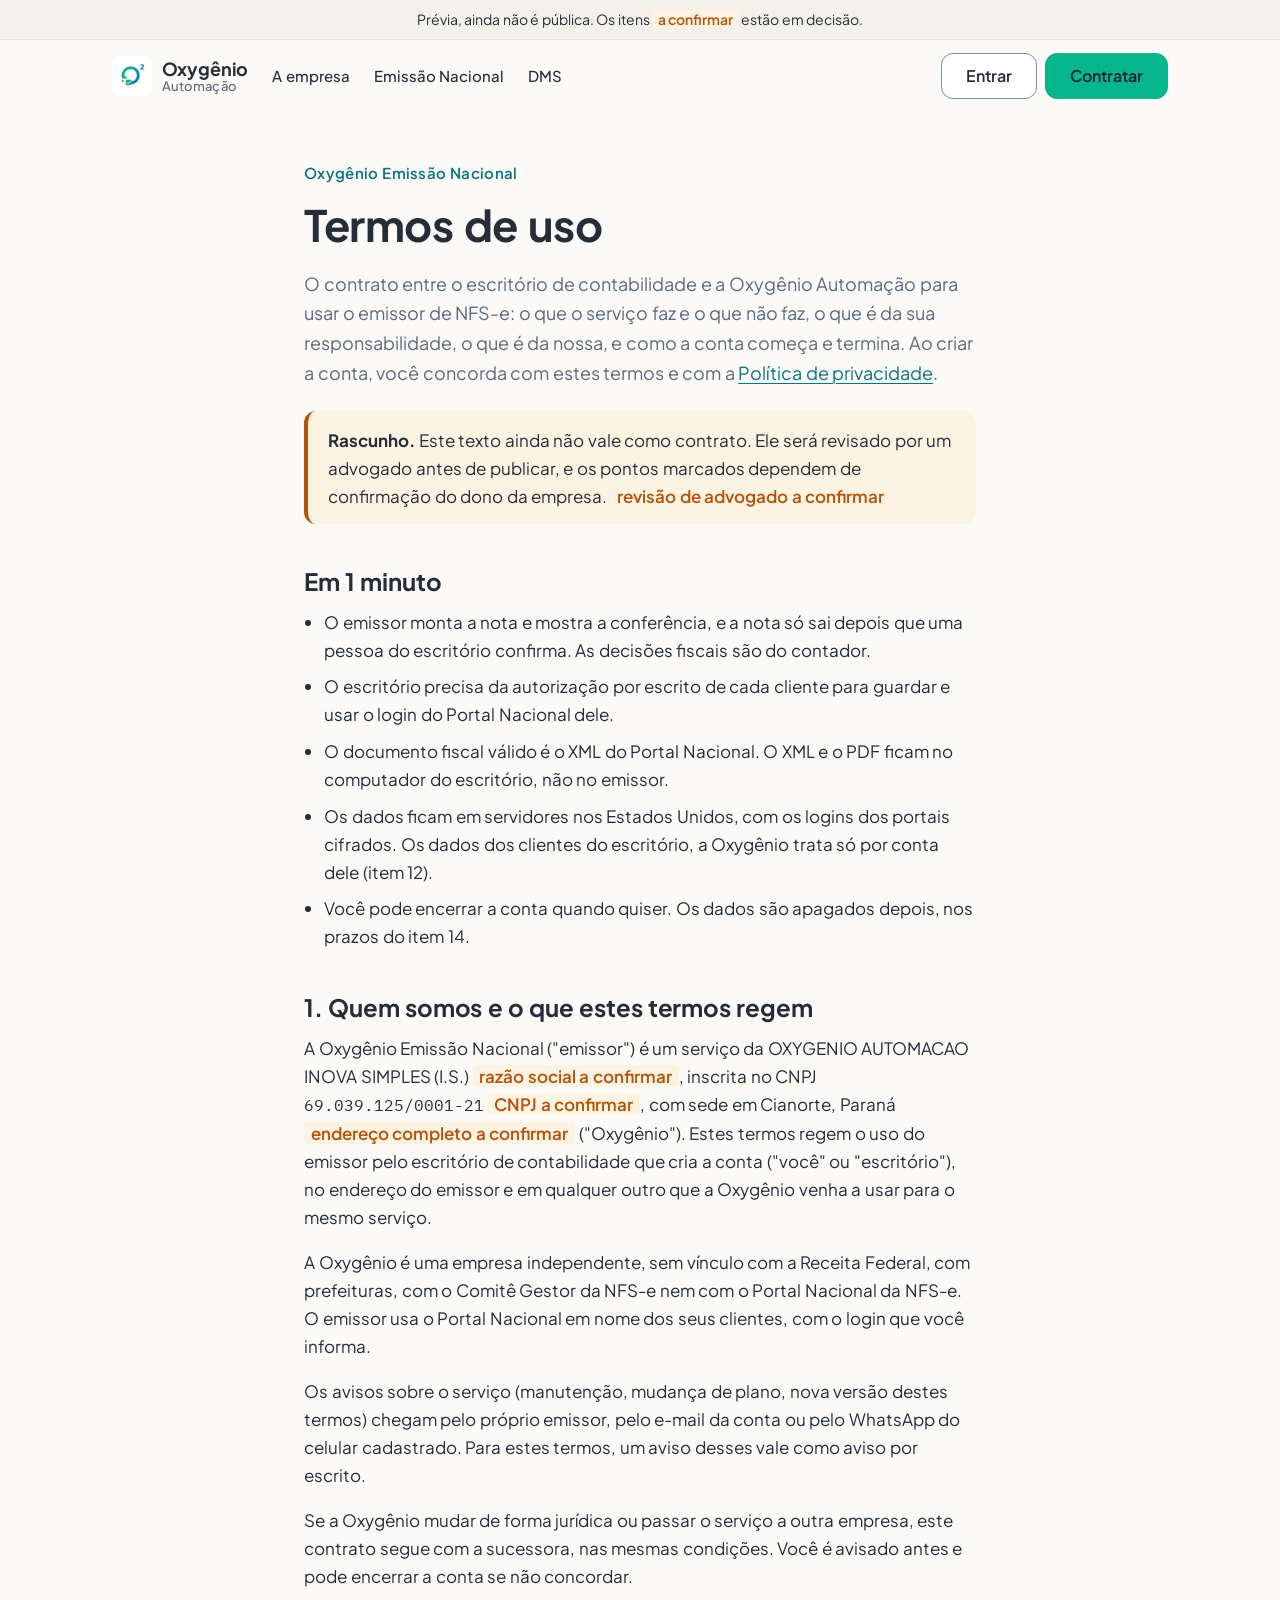
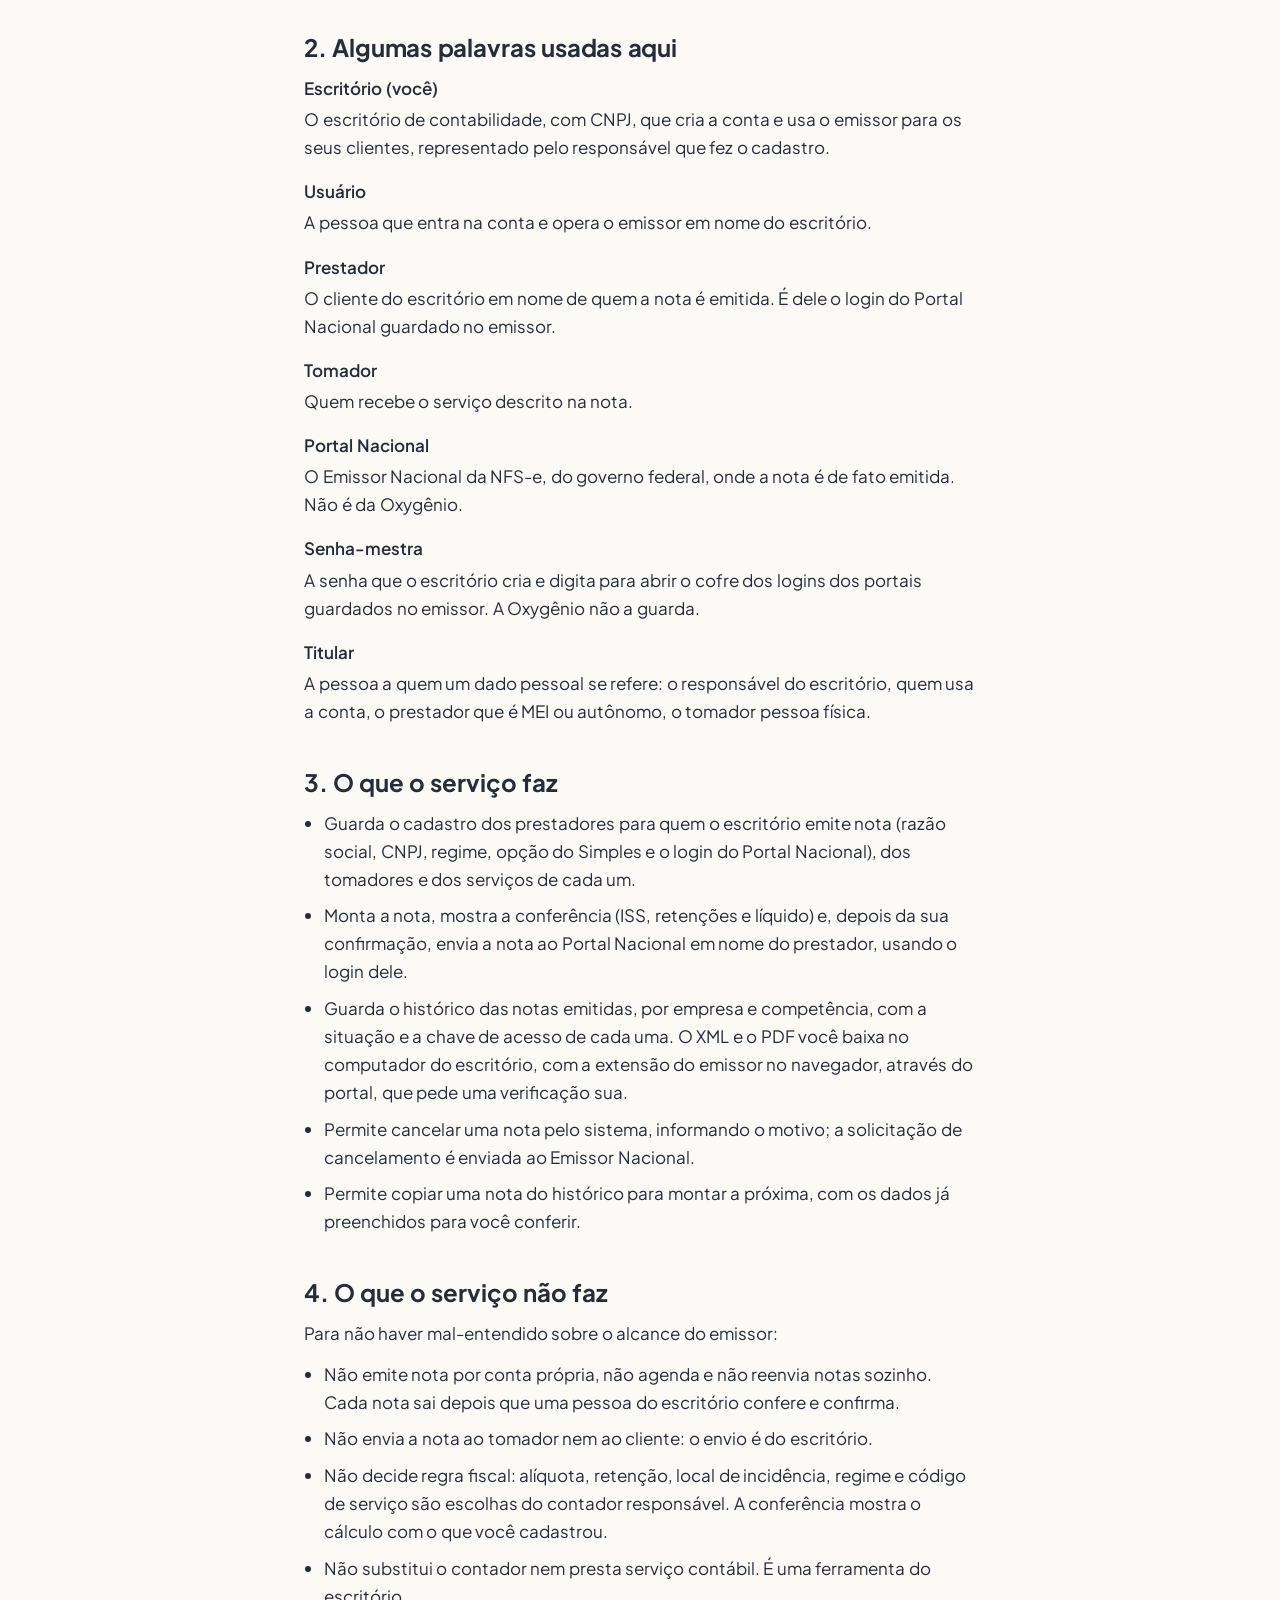
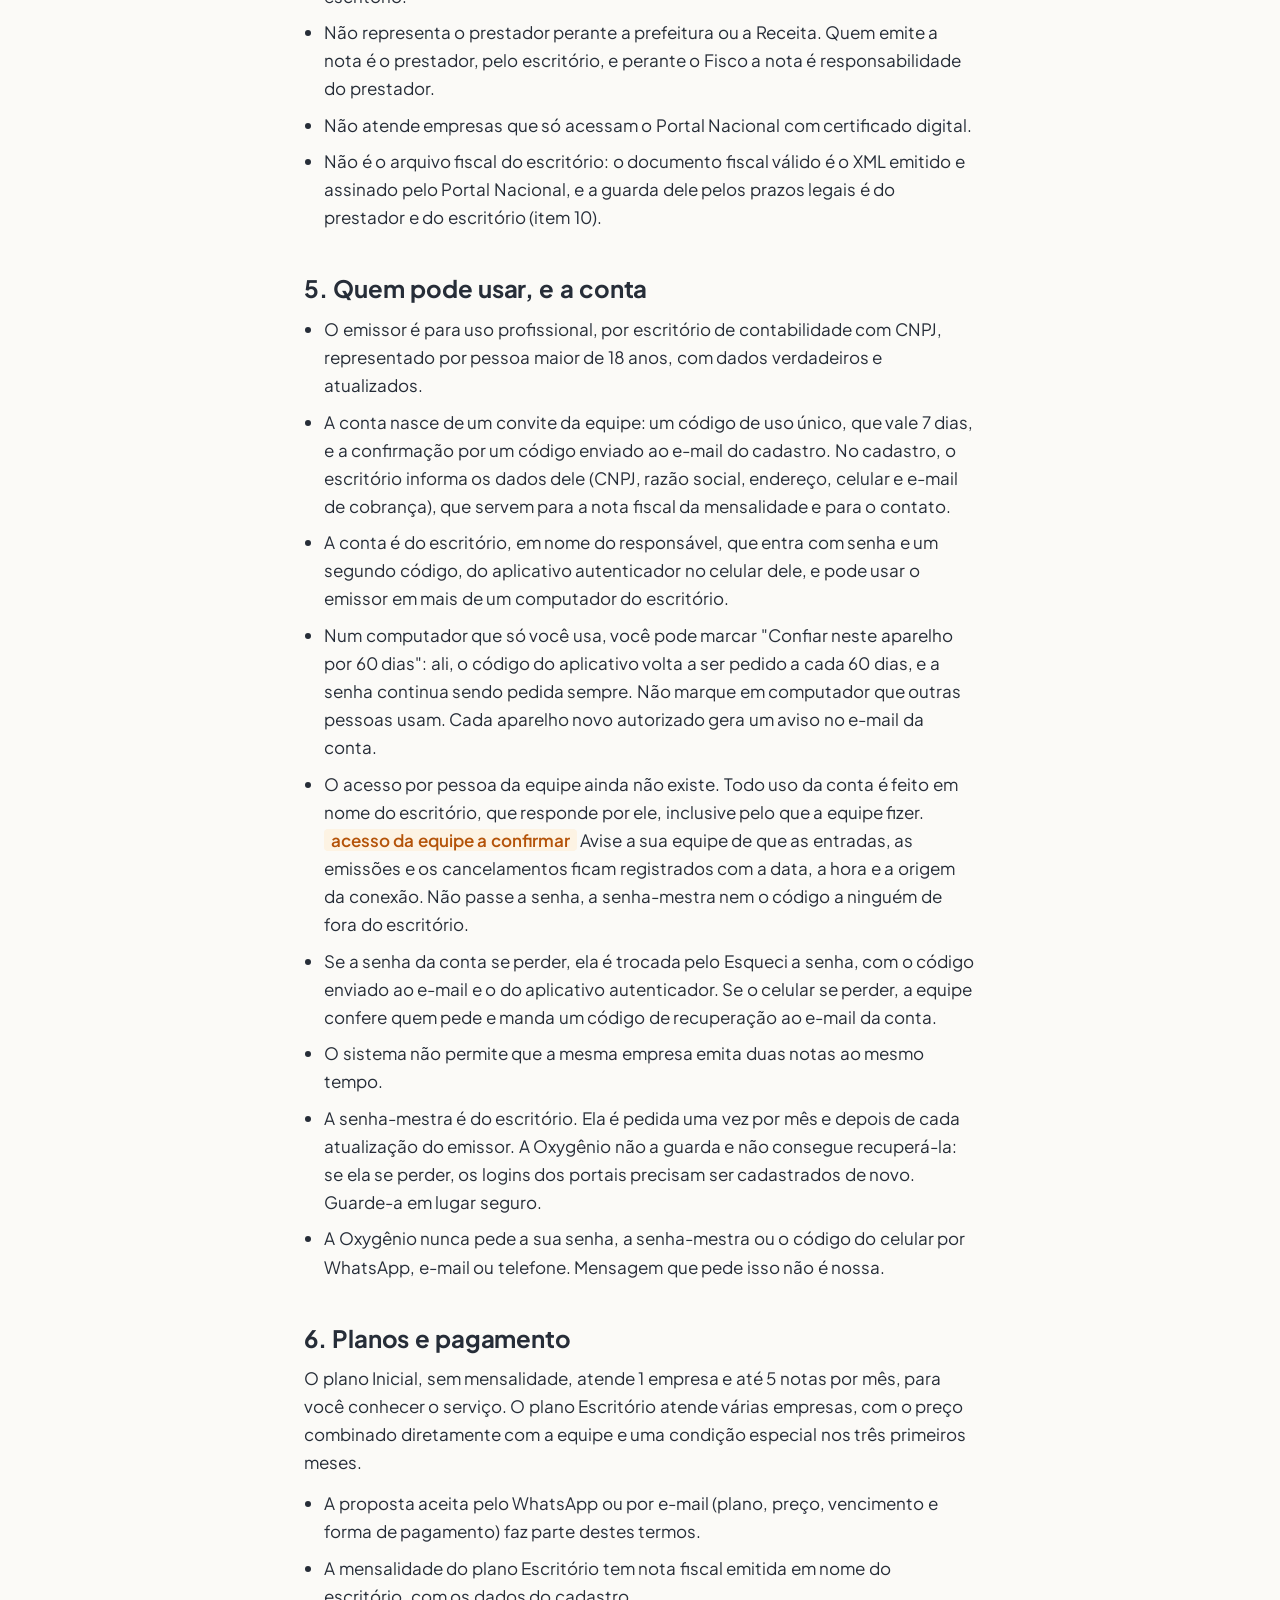
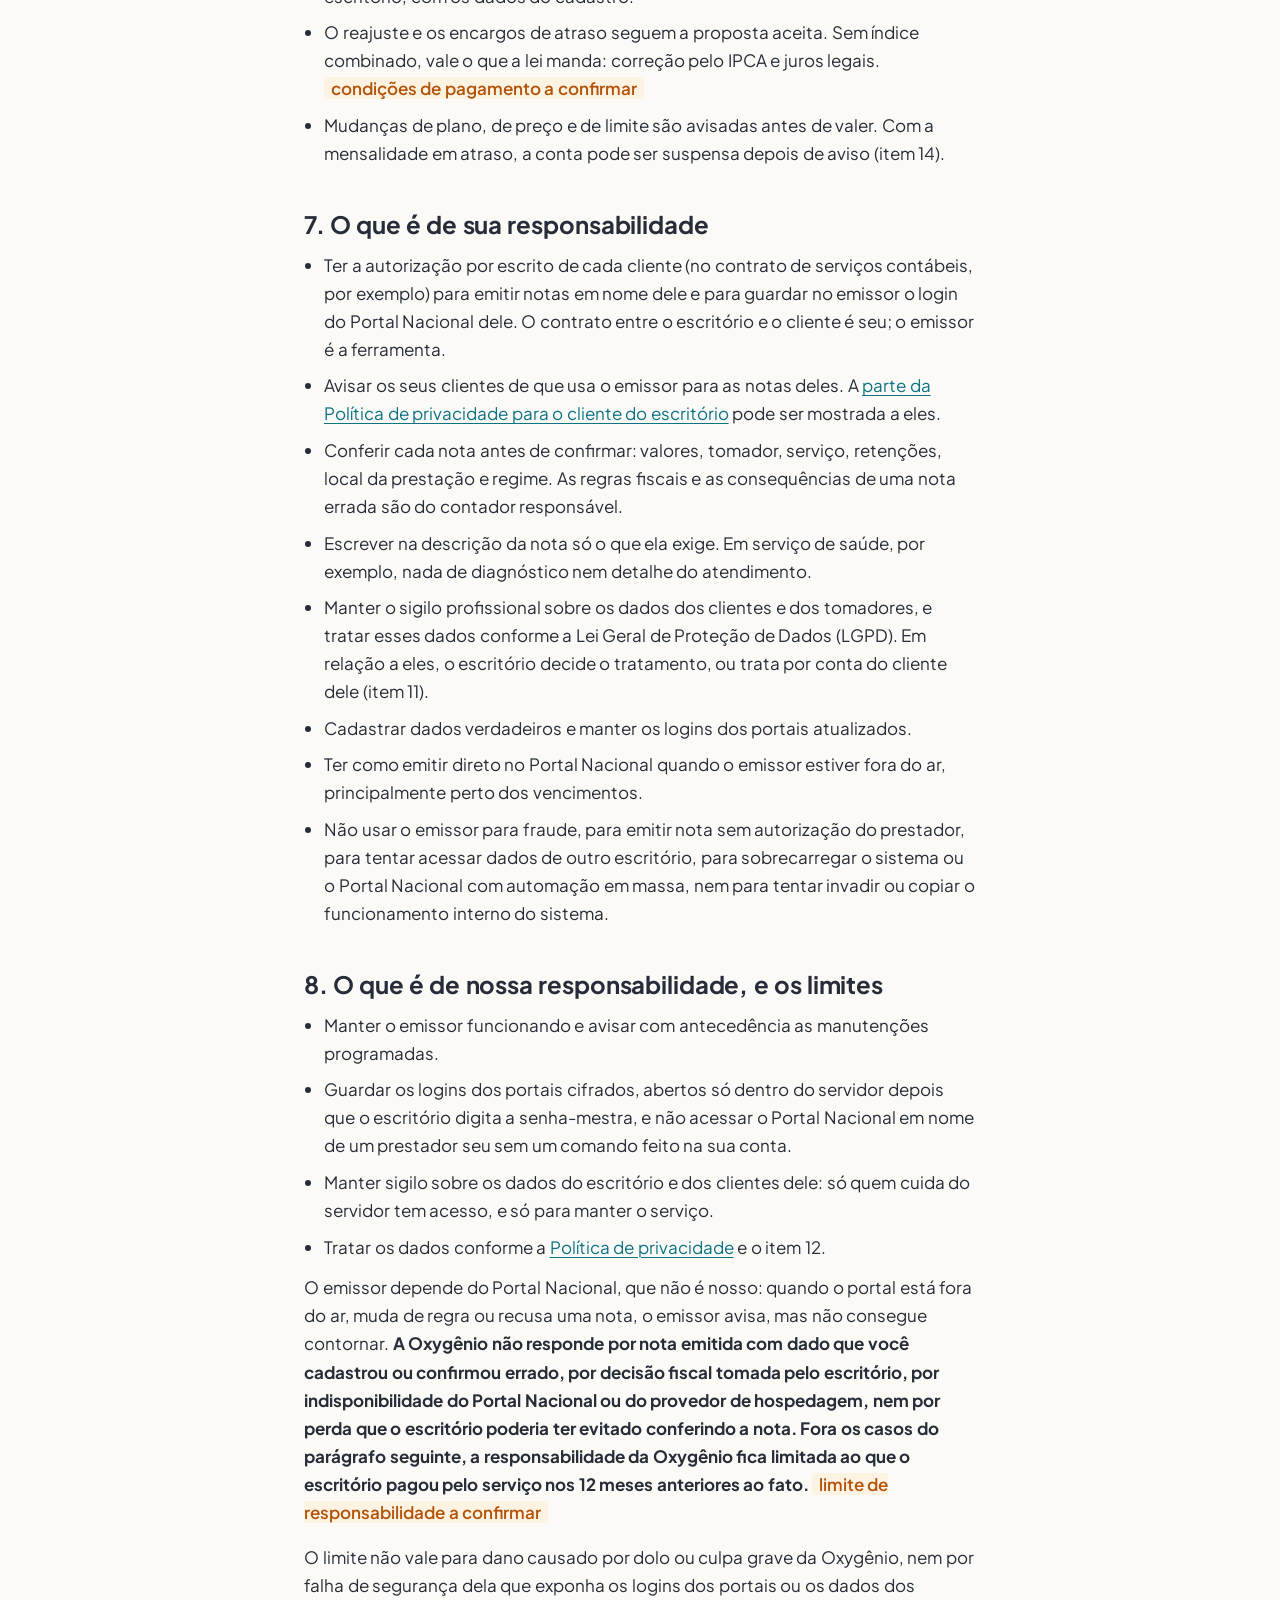
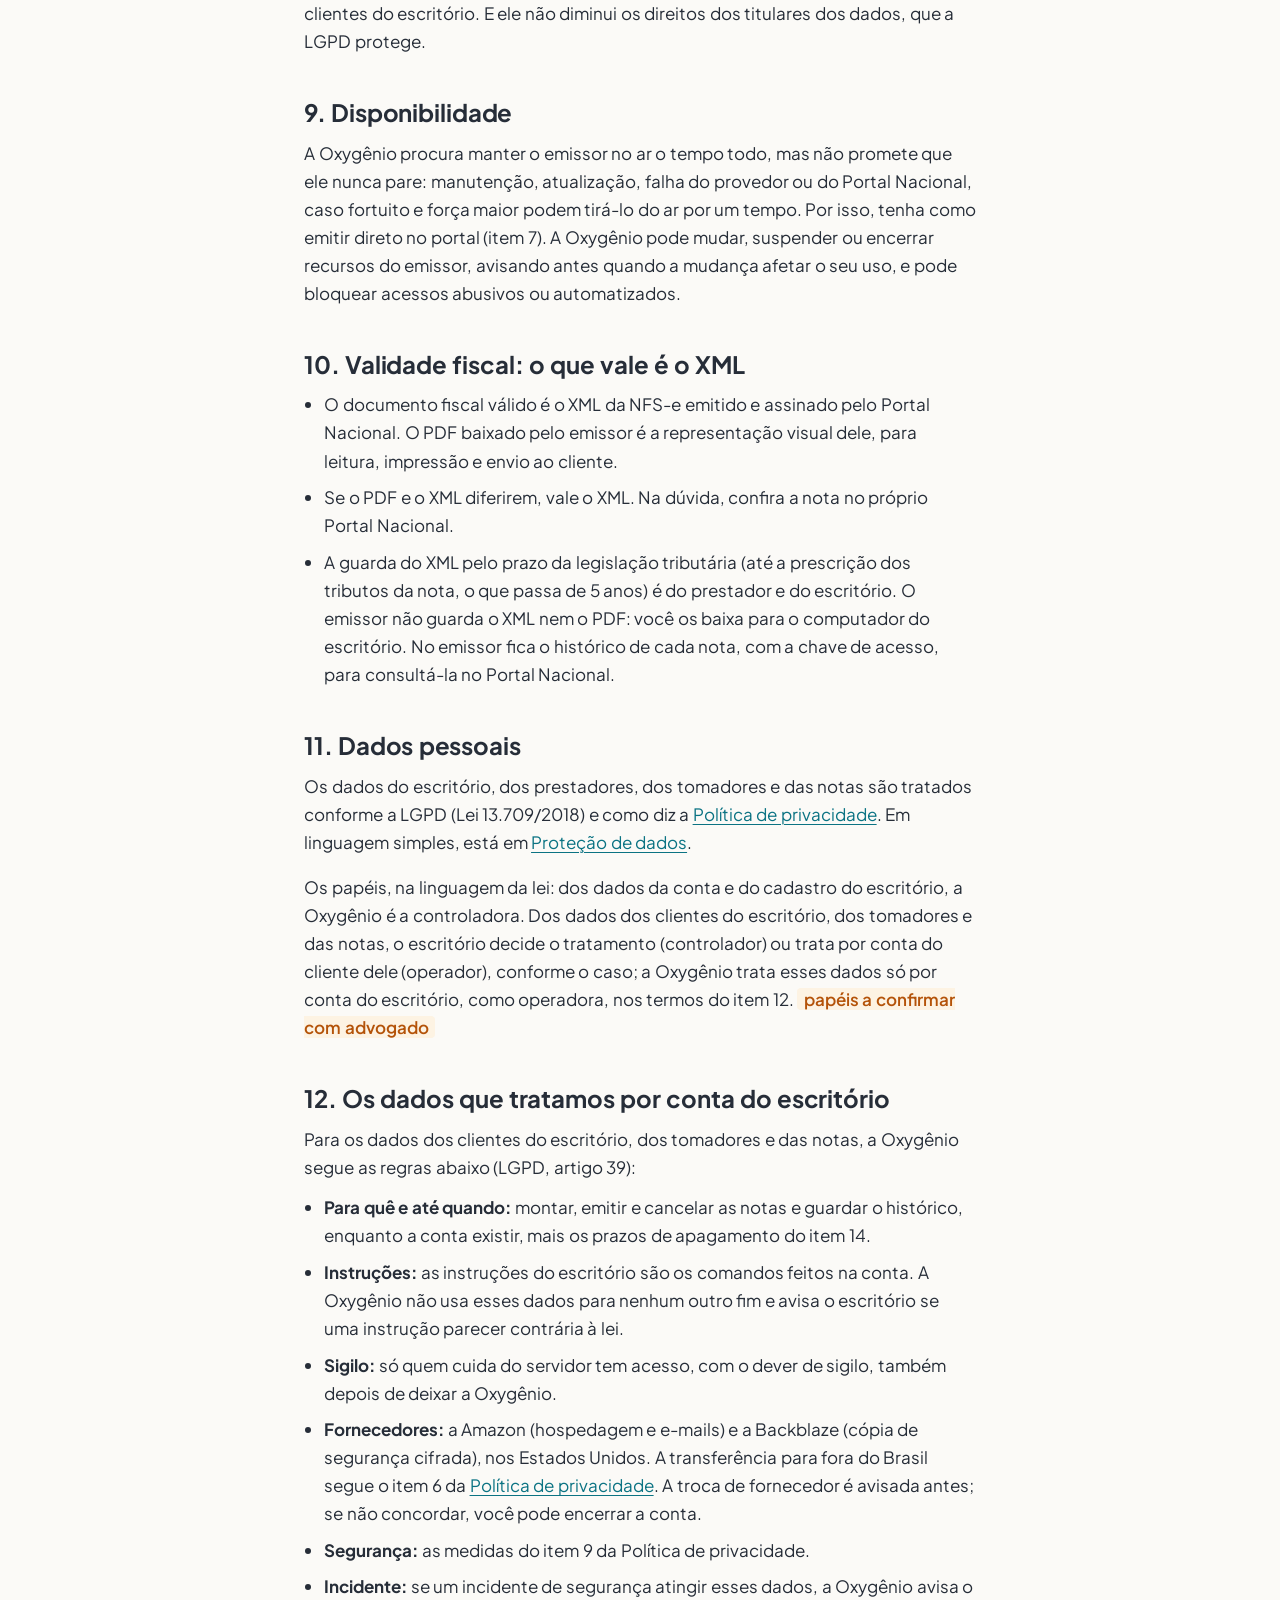
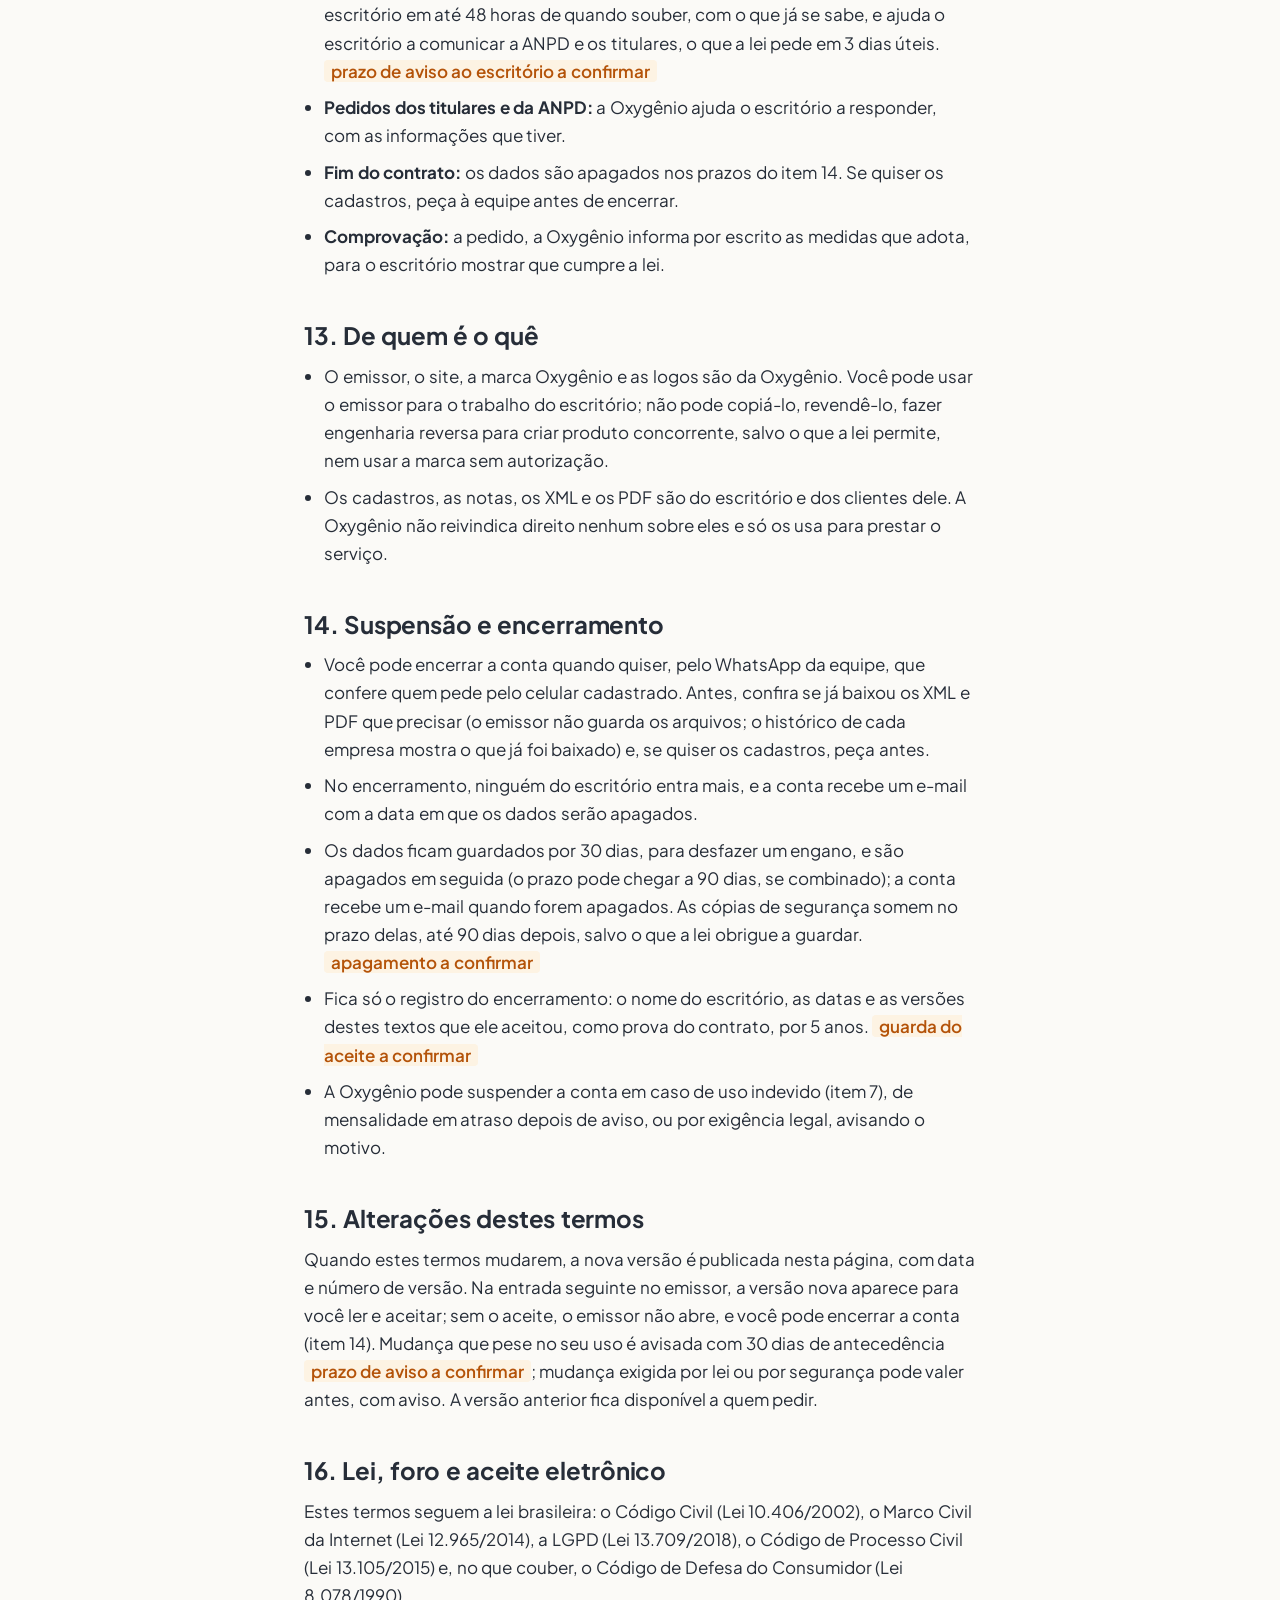
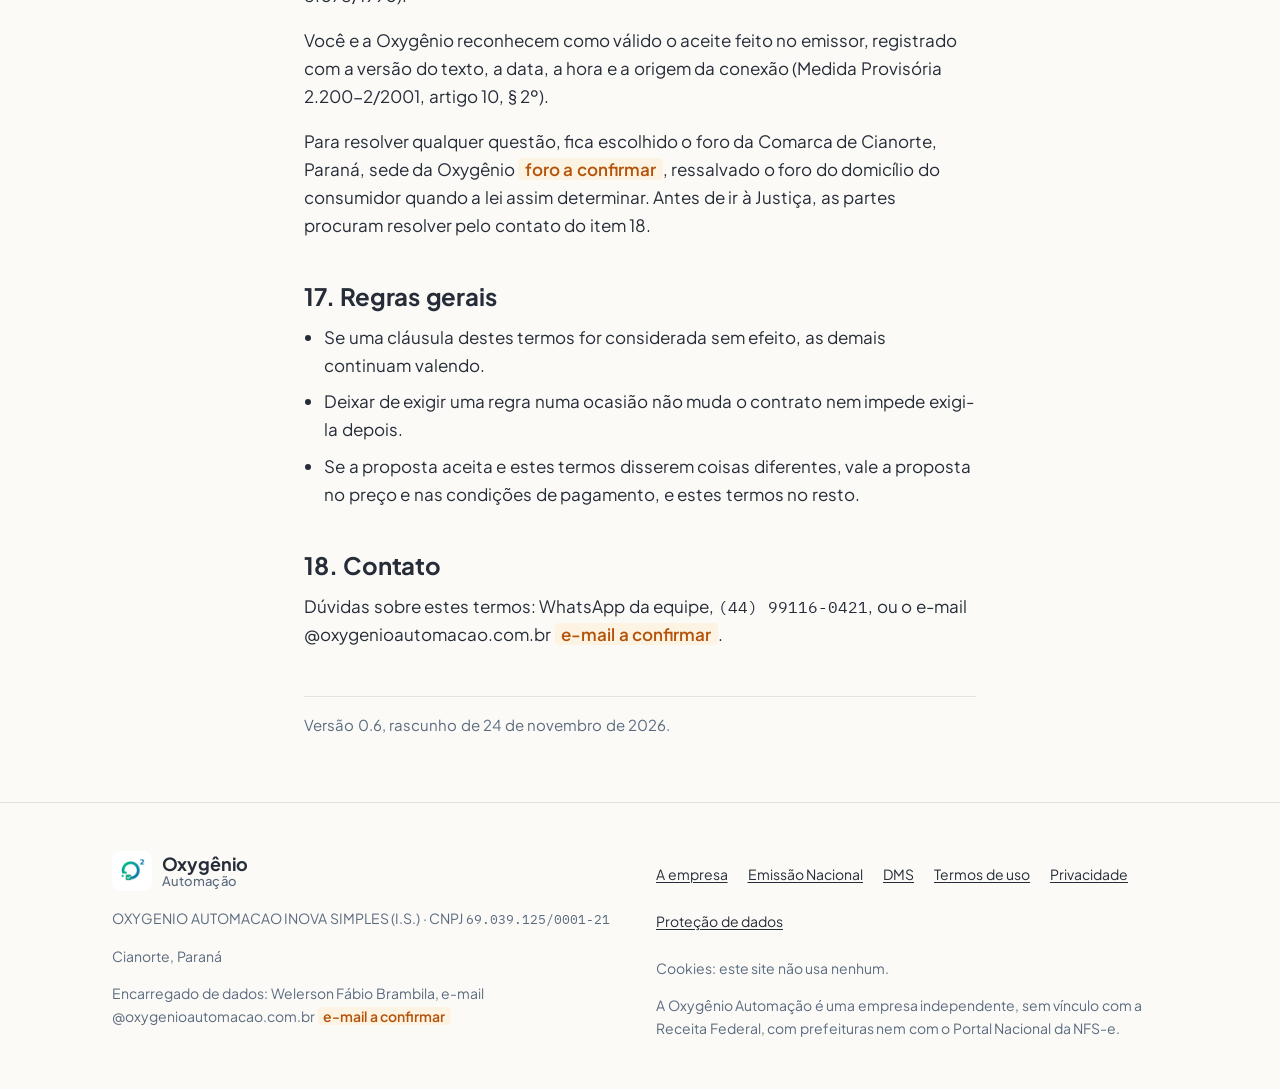
<file: termos-de-uso.html>
<!doctype html>
<html lang="pt-BR" data-movimento="ligado">
<head>
<meta charset="utf-8">
<meta name="viewport" content="width=device-width, initial-scale=1">
<meta http-equiv="Content-Security-Policy" content="default-src 'none'; style-src 'self'; font-src 'self'; img-src 'self'; script-src 'self'; base-uri 'none'; form-action 'none'">
<meta name="robots" content="noindex, nofollow">
<title>Oxygênio Automação: Termos de uso da Oxygênio Emissão Nacional</title>
<meta name="description" content="Termos de uso da Oxygênio Emissão Nacional, o emissor de NFS-e da Oxygênio Automação para escritórios de contabilidade: o que o serviço faz e não faz, a conta, as responsabilidades de cada parte, os dados tratados por conta do escritório, os planos e o encerramento.">
<link rel="icon" href="imagens/oxygenio_badge_192.png" type="image/png">
<link rel="stylesheet" href="estilos.css">
<link rel="stylesheet" href="pagina.css">
<script src="movimento.js" defer></script>
</head>
<body>
<a class="pular" href="#principal">Ir para o conteúdo</a>
<p class="previa">Prévia, ainda não é pública. Os itens <span class="a-confirmar">a confirmar</span> estão em decisão.</p>

<header class="cabecalho">
  <div class="largura cabecalho__linha">
    <a class="marca" href="index.html" aria-label="Oxygênio Automação, página inicial">
      <img src="imagens/oxygenio_badge_192.png" width="40" height="40" alt="">
      <span class="marca__nome">Oxygênio <span class="marca__sub">Automação</span></span>
    </a>
    <nav class="cabecalho__menu" aria-label="Páginas do site">
      <a href="index.html">A empresa</a>
      <a href="emissao-nacional.html">Emissão Nacional</a>
      <a href="build.html">DMS</a>
    </nav>
    <div class="cabecalho__acoes">
      <a class="botao discreto" href="https://emissor.oxygenioautomacao.com.br/">Entrar</a>
      <a class="botao" href="https://wa.me/5544991160421?text=Ol%C3%A1%2C%20quero%20contratar%20a%20Oxyg%C3%AAnio%20Emiss%C3%A3o%20Nacional%20para%20o%20meu%20escrit%C3%B3rio.">Contratar<span class="tudo-oculto"> (abre o WhatsApp)</span></a>
    </div>
  </div>
</header>

<main id="principal">
<article class="largura legal">
  <p class="sobretitulo">Oxygênio Emissão Nacional</p>
  <h1>Termos de uso</h1>
  <p class="legal__resumo">O contrato entre o escritório de contabilidade e a Oxygênio Automação para usar o emissor de NFS-e: o que o serviço faz e o que não faz, o que é da sua responsabilidade, o que é da nossa, e como a conta começa e termina. Ao criar a conta, você concorda com estes termos e com a <a href="privacidade.html">Política de privacidade</a>.</p>
  <p class="aviso"><strong>Rascunho.</strong> Este texto ainda não vale como contrato. Ele será revisado por um advogado antes de publicar, e os pontos marcados dependem de confirmação do dono da empresa. <span class="a-confirmar">revisão de advogado a confirmar</span></p>

  <h2 id="resumo">Em 1 minuto</h2>
  <ul>
    <li>O emissor monta a nota e mostra a conferência, e a nota só sai depois que uma pessoa do escritório confirma. As decisões fiscais são do contador.</li>
    <li>O escritório precisa da autorização por escrito de cada cliente para guardar e usar o login do Portal Nacional dele.</li>
    <li>O documento fiscal válido é o XML do Portal Nacional. O XML e o PDF ficam no computador do escritório, não no emissor.</li>
    <li>Os dados ficam em servidores nos Estados Unidos, com os logins dos portais cifrados. Os dados dos clientes do escritório, a Oxygênio trata só por conta dele (item 12).</li>
    <li>Você pode encerrar a conta quando quiser. Os dados são apagados depois, nos prazos do item 14.</li>
  </ul>

  <h2 id="quem-somos">1. Quem somos e o que estes termos regem</h2>
  <p>A Oxygênio Emissão Nacional ("emissor") é um serviço da OXYGENIO AUTOMACAO INOVA SIMPLES (I.S.) <span class="a-confirmar">razão social a confirmar</span>, inscrita no CNPJ <span class="numero">69.039.125/0001-21</span> <span class="a-confirmar">CNPJ a confirmar</span>, com sede em Cianorte, Paraná <span class="a-confirmar">endereço completo a confirmar</span> ("Oxygênio"). Estes termos regem o uso do emissor pelo escritório de contabilidade que cria a conta ("você" ou "escritório"), no endereço do emissor e em qualquer outro que a Oxygênio venha a usar para o mesmo serviço.</p>
  <p>A Oxygênio é uma empresa independente, sem vínculo com a Receita Federal, com prefeituras, com o Comitê Gestor da NFS-e nem com o Portal Nacional da NFS-e. O emissor usa o Portal Nacional em nome dos seus clientes, com o login que você informa.</p>
  <p>Os avisos sobre o serviço (manutenção, mudança de plano, nova versão destes termos) chegam pelo próprio emissor, pelo e-mail da conta ou pelo WhatsApp do celular cadastrado. Para estes termos, um aviso desses vale como aviso por escrito.</p>
  <p>Se a Oxygênio mudar de forma jurídica ou passar o serviço a outra empresa, este contrato segue com a sucessora, nas mesmas condições. Você é avisado antes e pode encerrar a conta se não concordar.</p>

  <h2 id="definicoes">2. Algumas palavras usadas aqui</h2>
  <dl class="legal__lista">
    <div><dt>Escritório (você)</dt><dd>O escritório de contabilidade, com CNPJ, que cria a conta e usa o emissor para os seus clientes, representado pelo responsável que fez o cadastro.</dd></div>
    <div><dt>Usuário</dt><dd>A pessoa que entra na conta e opera o emissor em nome do escritório.</dd></div>
    <div><dt>Prestador</dt><dd>O cliente do escritório em nome de quem a nota é emitida. É dele o login do Portal Nacional guardado no emissor.</dd></div>
    <div><dt>Tomador</dt><dd>Quem recebe o serviço descrito na nota.</dd></div>
    <div><dt>Portal Nacional</dt><dd>O Emissor Nacional da NFS-e, do governo federal, onde a nota é de fato emitida. Não é da Oxygênio.</dd></div>
    <div><dt>Senha-mestra</dt><dd>A senha que o escritório cria e digita para abrir o cofre dos logins dos portais guardados no emissor. A Oxygênio não a guarda.</dd></div>
    <div><dt>Titular</dt><dd>A pessoa a quem um dado pessoal se refere: o responsável do escritório, quem usa a conta, o prestador que é MEI ou autônomo, o tomador pessoa física.</dd></div>
  </dl>

  <h2 id="o-servico">3. O que o serviço faz</h2>
  <ul>
    <li>Guarda o cadastro dos prestadores para quem o escritório emite nota (razão social, CNPJ, regime, opção do Simples e o login do Portal Nacional), dos tomadores e dos serviços de cada um.</li>
    <li>Monta a nota, mostra a conferência (ISS, retenções e líquido) e, depois da sua confirmação, envia a nota ao Portal Nacional em nome do prestador, usando o login dele.</li>
    <li>Guarda o histórico das notas emitidas, por empresa e competência, com a situação e a chave de acesso de cada uma. O XML e o PDF você baixa no computador do escritório, com a extensão do emissor no navegador, através do portal, que pede uma verificação sua.</li>
    <li>Permite cancelar uma nota pelo sistema, informando o motivo; a solicitação de cancelamento é enviada ao Emissor Nacional.</li>
    <li>Permite copiar uma nota do histórico para montar a próxima, com os dados já preenchidos para você conferir.</li>
  </ul>

  <h2 id="o-que-nao-faz">4. O que o serviço não faz</h2>
  <p>Para não haver mal-entendido sobre o alcance do emissor:</p>
  <ul>
    <li>Não emite nota por conta própria, não agenda e não reenvia notas sozinho. Cada nota sai depois que uma pessoa do escritório confere e confirma.</li>
    <li>Não envia a nota ao tomador nem ao cliente: o envio é do escritório.</li>
    <li>Não decide regra fiscal: alíquota, retenção, local de incidência, regime e código de serviço são escolhas do contador responsável. A conferência mostra o cálculo com o que você cadastrou.</li>
    <li>Não substitui o contador nem presta serviço contábil. É uma ferramenta do escritório.</li>
    <li>Não representa o prestador perante a prefeitura ou a Receita. Quem emite a nota é o prestador, pelo escritório, e perante o Fisco a nota é responsabilidade do prestador.</li>
    <li>Não atende empresas que só acessam o Portal Nacional com certificado digital.</li>
    <li>Não é o arquivo fiscal do escritório: o documento fiscal válido é o XML emitido e assinado pelo Portal Nacional, e a guarda dele pelos prazos legais é do prestador e do escritório (item 10).</li>
  </ul>

  <h2 id="a-conta">5. Quem pode usar, e a conta</h2>
  <ul>
    <li>O emissor é para uso profissional, por escritório de contabilidade com CNPJ, representado por pessoa maior de 18 anos, com dados verdadeiros e atualizados.</li>
    <li>A conta nasce de um convite da equipe: um código de uso único, que vale 7 dias, e a confirmação por um código enviado ao e-mail do cadastro. No cadastro, o escritório informa os dados dele (CNPJ, razão social, endereço, celular e e-mail de cobrança), que servem para a nota fiscal da mensalidade e para o contato.</li>
    <li>A conta é do escritório, em nome do responsável, que entra com senha e um segundo código, do aplicativo autenticador no celular dele, e pode usar o emissor em mais de um computador do escritório.</li>
    <li>Num computador que só você usa, você pode marcar "Confiar neste aparelho por 60 dias": ali, o código do aplicativo volta a ser pedido a cada 60 dias, e a senha continua sendo pedida sempre. Não marque em computador que outras pessoas usam. Cada aparelho novo autorizado gera um aviso no e-mail da conta.</li>
    <li>O acesso por pessoa da equipe ainda não existe. Todo uso da conta é feito em nome do escritório, que responde por ele, inclusive pelo que a equipe fizer. <span class="a-confirmar">acesso da equipe a confirmar</span> Avise a sua equipe de que as entradas, as emissões e os cancelamentos ficam registrados com a data, a hora e a origem da conexão. Não passe a senha, a senha-mestra nem o código a ninguém de fora do escritório.</li>
    <li>Se a senha da conta se perder, ela é trocada pelo Esqueci a senha, com o código enviado ao e-mail e o do aplicativo autenticador. Se o celular se perder, a equipe confere quem pede e manda um código de recuperação ao e-mail da conta.</li>
    <li>O sistema não permite que a mesma empresa emita duas notas ao mesmo tempo.</li>
    <li>A senha-mestra é do escritório. Ela é pedida uma vez por mês e depois de cada atualização do emissor. A Oxygênio não a guarda e não consegue recuperá-la: se ela se perder, os logins dos portais precisam ser cadastrados de novo. Guarde-a em lugar seguro.</li>
    <li>A Oxygênio nunca pede a sua senha, a senha-mestra ou o código do celular por WhatsApp, e-mail ou telefone. Mensagem que pede isso não é nossa.</li>
  </ul>

  <h2 id="planos">6. Planos e pagamento</h2>
  <p>O plano Inicial, sem mensalidade, atende 1 empresa e até 5 notas por mês, para você conhecer o serviço. O plano Escritório atende várias empresas, com o preço combinado diretamente com a equipe e uma condição especial nos três primeiros meses.</p>
  <ul>
    <li>A proposta aceita pelo WhatsApp ou por e-mail (plano, preço, vencimento e forma de pagamento) faz parte destes termos.</li>
    <li>A mensalidade do plano Escritório tem nota fiscal emitida em nome do escritório, com os dados do cadastro.</li>
    <li>O reajuste e os encargos de atraso seguem a proposta aceita. Sem índice combinado, vale o que a lei manda: correção pelo IPCA e juros legais. <span class="a-confirmar">condições de pagamento a confirmar</span></li>
    <li>Mudanças de plano, de preço e de limite são avisadas antes de valer. Com a mensalidade em atraso, a conta pode ser suspensa depois de aviso (item 14).</li>
  </ul>

  <h2 id="suas-responsabilidades">7. O que é de sua responsabilidade</h2>
  <ul>
    <li>Ter a autorização por escrito de cada cliente (no contrato de serviços contábeis, por exemplo) para emitir notas em nome dele e para guardar no emissor o login do Portal Nacional dele. O contrato entre o escritório e o cliente é seu; o emissor é a ferramenta.</li>
    <li>Avisar os seus clientes de que usa o emissor para as notas deles. A <a href="privacidade.html#cliente-do-escritorio">parte da Política de privacidade para o cliente do escritório</a> pode ser mostrada a eles.</li>
    <li>Conferir cada nota antes de confirmar: valores, tomador, serviço, retenções, local da prestação e regime. As regras fiscais e as consequências de uma nota errada são do contador responsável.</li>
    <li>Escrever na descrição da nota só o que ela exige. Em serviço de saúde, por exemplo, nada de diagnóstico nem detalhe do atendimento.</li>
    <li>Manter o sigilo profissional sobre os dados dos clientes e dos tomadores, e tratar esses dados conforme a Lei Geral de Proteção de Dados (LGPD). Em relação a eles, o escritório decide o tratamento, ou trata por conta do cliente dele (item 11).</li>
    <li>Cadastrar dados verdadeiros e manter os logins dos portais atualizados.</li>
    <li>Ter como emitir direto no Portal Nacional quando o emissor estiver fora do ar, principalmente perto dos vencimentos.</li>
    <li>Não usar o emissor para fraude, para emitir nota sem autorização do prestador, para tentar acessar dados de outro escritório, para sobrecarregar o sistema ou o Portal Nacional com automação em massa, nem para tentar invadir ou copiar o funcionamento interno do sistema.</li>
  </ul>

  <h2 id="nossas-responsabilidades">8. O que é de nossa responsabilidade, e os limites</h2>
  <ul>
    <li>Manter o emissor funcionando e avisar com antecedência as manutenções programadas.</li>
    <li>Guardar os logins dos portais cifrados, abertos só dentro do servidor depois que o escritório digita a senha-mestra, e não acessar o Portal Nacional em nome de um prestador seu sem um comando feito na sua conta.</li>
    <li>Manter sigilo sobre os dados do escritório e dos clientes dele: só quem cuida do servidor tem acesso, e só para manter o serviço.</li>
    <li>Tratar os dados conforme a <a href="privacidade.html">Política de privacidade</a> e o item 12.</li>
  </ul>
  <p>O emissor depende do Portal Nacional, que não é nosso: quando o portal está fora do ar, muda de regra ou recusa uma nota, o emissor avisa, mas não consegue contornar. <strong>A Oxygênio não responde por nota emitida com dado que você cadastrou ou confirmou errado, por decisão fiscal tomada pelo escritório, por indisponibilidade do Portal Nacional ou do provedor de hospedagem, nem por perda que o escritório poderia ter evitado conferindo a nota. Fora os casos do parágrafo seguinte, a responsabilidade da Oxygênio fica limitada ao que o escritório pagou pelo serviço nos 12 meses anteriores ao fato.</strong> <span class="a-confirmar">limite de responsabilidade a confirmar</span></p>
  <p>O limite não vale para dano causado por dolo ou culpa grave da Oxygênio, nem por falha de segurança dela que exponha os logins dos portais ou os dados dos clientes do escritório. E ele não diminui os direitos dos titulares dos dados, que a LGPD protege.</p>

  <h2 id="disponibilidade">9. Disponibilidade</h2>
  <p>A Oxygênio procura manter o emissor no ar o tempo todo, mas não promete que ele nunca pare: manutenção, atualização, falha do provedor ou do Portal Nacional, caso fortuito e força maior podem tirá-lo do ar por um tempo. Por isso, tenha como emitir direto no portal (item 7). A Oxygênio pode mudar, suspender ou encerrar recursos do emissor, avisando antes quando a mudança afetar o seu uso, e pode bloquear acessos abusivos ou automatizados.</p>

  <h2 id="validade">10. Validade fiscal: o que vale é o XML</h2>
  <ul>
    <li>O documento fiscal válido é o XML da NFS-e emitido e assinado pelo Portal Nacional. O PDF baixado pelo emissor é a representação visual dele, para leitura, impressão e envio ao cliente.</li>
    <li>Se o PDF e o XML diferirem, vale o XML. Na dúvida, confira a nota no próprio Portal Nacional.</li>
    <li>A guarda do XML pelo prazo da legislação tributária (até a prescrição dos tributos da nota, o que passa de 5 anos) é do prestador e do escritório. O emissor não guarda o XML nem o PDF: você os baixa para o computador do escritório. No emissor fica o histórico de cada nota, com a chave de acesso, para consultá-la no Portal Nacional.</li>
  </ul>

  <h2 id="dados">11. Dados pessoais</h2>
  <p>Os dados do escritório, dos prestadores, dos tomadores e das notas são tratados conforme a LGPD (Lei 13.709/2018) e como diz a <a href="privacidade.html">Política de privacidade</a>. Em linguagem simples, está em <a href="lgpd.html">Proteção de dados</a>.</p>
  <p>Os papéis, na linguagem da lei: dos dados da conta e do cadastro do escritório, a Oxygênio é a controladora. Dos dados dos clientes do escritório, dos tomadores e das notas, o escritório decide o tratamento (controlador) ou trata por conta do cliente dele (operador), conforme o caso; a Oxygênio trata esses dados só por conta do escritório, como operadora, nos termos do item 12. <span class="a-confirmar">papéis a confirmar com advogado</span></p>

  <h2 id="tratamento">12. Os dados que tratamos por conta do escritório</h2>
  <p>Para os dados dos clientes do escritório, dos tomadores e das notas, a Oxygênio segue as regras abaixo (LGPD, artigo 39):</p>
  <ul>
    <li><strong>Para quê e até quando:</strong> montar, emitir e cancelar as notas e guardar o histórico, enquanto a conta existir, mais os prazos de apagamento do item 14.</li>
    <li><strong>Instruções:</strong> as instruções do escritório são os comandos feitos na conta. A Oxygênio não usa esses dados para nenhum outro fim e avisa o escritório se uma instrução parecer contrária à lei.</li>
    <li><strong>Sigilo:</strong> só quem cuida do servidor tem acesso, com o dever de sigilo, também depois de deixar a Oxygênio.</li>
    <li><strong>Fornecedores:</strong> a Amazon (hospedagem e e-mails) e a Backblaze (cópia de segurança cifrada), nos Estados Unidos. A transferência para fora do Brasil segue o item 6 da <a href="privacidade.html">Política de privacidade</a>. A troca de fornecedor é avisada antes; se não concordar, você pode encerrar a conta.</li>
    <li><strong>Segurança:</strong> as medidas do item 9 da Política de privacidade.</li>
    <li><strong>Incidente:</strong> se um incidente de segurança atingir esses dados, a Oxygênio avisa o escritório em até 48 horas de quando souber, com o que já se sabe, e ajuda o escritório a comunicar a ANPD e os titulares, o que a lei pede em 3 dias úteis. <span class="a-confirmar">prazo de aviso ao escritório a confirmar</span></li>
    <li><strong>Pedidos dos titulares e da ANPD:</strong> a Oxygênio ajuda o escritório a responder, com as informações que tiver.</li>
    <li><strong>Fim do contrato:</strong> os dados são apagados nos prazos do item 14. Se quiser os cadastros, peça à equipe antes de encerrar.</li>
    <li><strong>Comprovação:</strong> a pedido, a Oxygênio informa por escrito as medidas que adota, para o escritório mostrar que cumpre a lei.</li>
  </ul>

  <h2 id="propriedade">13. De quem é o quê</h2>
  <ul>
    <li>O emissor, o site, a marca Oxygênio e as logos são da Oxygênio. Você pode usar o emissor para o trabalho do escritório; não pode copiá-lo, revendê-lo, fazer engenharia reversa para criar produto concorrente, salvo o que a lei permite, nem usar a marca sem autorização.</li>
    <li>Os cadastros, as notas, os XML e os PDF são do escritório e dos clientes dele. A Oxygênio não reivindica direito nenhum sobre eles e só os usa para prestar o serviço.</li>
  </ul>

  <h2 id="encerramento">14. Suspensão e encerramento</h2>
  <ul>
    <li>Você pode encerrar a conta quando quiser, pelo WhatsApp da equipe, que confere quem pede pelo celular cadastrado. Antes, confira se já baixou os XML e PDF que precisar (o emissor não guarda os arquivos; o histórico de cada empresa mostra o que já foi baixado) e, se quiser os cadastros, peça antes.</li>
    <li>No encerramento, ninguém do escritório entra mais, e a conta recebe um e-mail com a data em que os dados serão apagados.</li>
    <li>Os dados ficam guardados por 30 dias, para desfazer um engano, e são apagados em seguida (o prazo pode chegar a 90 dias, se combinado); a conta recebe um e-mail quando forem apagados. As cópias de segurança somem no prazo delas, até 90 dias depois, salvo o que a lei obrigue a guardar. <span class="a-confirmar">apagamento a confirmar</span></li>
    <li>Fica só o registro do encerramento: o nome do escritório, as datas e as versões destes textos que ele aceitou, como prova do contrato, por 5 anos. <span class="a-confirmar">guarda do aceite a confirmar</span></li>
    <li>A Oxygênio pode suspender a conta em caso de uso indevido (item 7), de mensalidade em atraso depois de aviso, ou por exigência legal, avisando o motivo.</li>
  </ul>

  <h2 id="alteracoes">15. Alterações destes termos</h2>
  <p>Quando estes termos mudarem, a nova versão é publicada nesta página, com data e número de versão. Na entrada seguinte no emissor, a versão nova aparece para você ler e aceitar; sem o aceite, o emissor não abre, e você pode encerrar a conta (item 14). Mudança que pese no seu uso é avisada com 30 dias de antecedência <span class="a-confirmar">prazo de aviso a confirmar</span>; mudança exigida por lei ou por segurança pode valer antes, com aviso. A versão anterior fica disponível a quem pedir.</p>

  <h2 id="lei">16. Lei, foro e aceite eletrônico</h2>
  <p>Estes termos seguem a lei brasileira: o Código Civil (Lei 10.406/2002), o Marco Civil da Internet (Lei 12.965/2014), a LGPD (Lei 13.709/2018), o Código de Processo Civil (Lei 13.105/2015) e, no que couber, o Código de Defesa do Consumidor (Lei 8.078/1990).</p>
  <p>Você e a Oxygênio reconhecem como válido o aceite feito no emissor, registrado com a versão do texto, a data, a hora e a origem da conexão (Medida Provisória 2.200-2/2001, artigo 10, § 2º).</p>
  <p>Para resolver qualquer questão, fica escolhido o foro da Comarca de Cianorte, Paraná, sede da Oxygênio <span class="a-confirmar">foro a confirmar</span>, ressalvado o foro do domicílio do consumidor quando a lei assim determinar. Antes de ir à Justiça, as partes procuram resolver pelo contato do item 18.</p>

  <h2 id="regras-gerais">17. Regras gerais</h2>
  <ul>
    <li>Se uma cláusula destes termos for considerada sem efeito, as demais continuam valendo.</li>
    <li>Deixar de exigir uma regra numa ocasião não muda o contrato nem impede exigi-la depois.</li>
    <li>Se a proposta aceita e estes termos disserem coisas diferentes, vale a proposta no preço e nas condições de pagamento, e estes termos no resto.</li>
  </ul>

  <h2 id="contato">18. Contato</h2>
  <p>Dúvidas sobre estes termos: WhatsApp da equipe, <span class="numero">(44) 99116-0421</span>, ou o e-mail @oxygenioautomacao.com.br <span class="a-confirmar">e-mail a confirmar</span>.</p>

  <p class="versao">Versão 0.6, rascunho de 24 de novembro de 2026.</p>
</article>
</main>

<footer class="rodape">
  <div class="largura rodape__grade">
    <div>
      <a class="marca" href="index.html" aria-label="Oxygênio Automação, página inicial">
        <img src="imagens/oxygenio_badge_192.png" width="40" height="40" alt="">
        <span class="marca__nome">Oxygênio <span class="marca__sub">Automação</span></span>
      </a>
      <p>OXYGENIO AUTOMACAO INOVA SIMPLES (I.S.) · CNPJ <span class="numero">69.039.125/0001-21</span></p>
      <p>Cianorte, Paraná</p>
      <p>Encarregado de dados: Welerson Fábio Brambila, e-mail @oxygenioautomacao.com.br <span class="a-confirmar">e-mail a confirmar</span></p>
    </div>
    <div>
      <ul class="rodape__links">
        <li><a href="index.html">A empresa</a></li>
        <li><a href="emissao-nacional.html">Emissão Nacional</a></li>
        <li><a href="build.html">DMS</a></li>
        <li><a href="termos-de-uso.html">Termos de uso</a></li>
        <li><a href="privacidade.html">Privacidade</a></li>
        <li><a href="lgpd.html">Proteção de dados</a></li>
      </ul>
      <p>Cookies: este site não usa nenhum.</p>
      <p>A Oxygênio Automação é uma empresa independente, sem vínculo com a Receita Federal, com prefeituras nem com o Portal Nacional da NFS-e.</p>
    </div>
  </div>
</footer>
</body>
</html>
</file>
<file: estilos.css>
/* Os tokens e as fontes do app Oxygênio Emissão Nacional, copiados do app sem mudar nada, para as maquetes do site ficarem
   iguais à tela de verdade. Veio da folha de estilos do emissor (só leitura): mudou lá, copie de novo
   o bloco :root inteiro. O que é só do site está em pagina.css. */
@font-face {
  font-family: "Plus Jakarta Sans";
  src: url("fontes/PlusJakartaSans-latin-v1.woff2") format("woff2");
  font-weight: 200 800; font-style: normal; font-display: swap;
  unicode-range: U+0000-00FF, U+0131, U+0152-0153, U+02BB-02BC, U+02C6, U+02DA, U+02DC, U+2000-206F, U+20AC, U+2122, U+2212;
}
@font-face {
  font-family: "IBM Plex Mono";
  src: url("fontes/IBMPlexMono-Regular-latin-v1.woff2") format("woff2");
  font-weight: 400; font-style: normal; font-display: swap;
  unicode-range: U+0000-00FF, U+0131, U+0152-0153, U+02BB-02BC, U+02C6, U+02DA, U+02DC, U+2000-206F, U+20AC, U+2122, U+2212;
}
/* enquanto a fonte da marca não chega: a do sistema, no tamanho dela, para o texto não pular de linha */
@font-face {
  font-family: "Reserva da marca";
  src: local("Segoe UI"), local("Roboto"), local("Helvetica Neue"), local("Arial");
  size-adjust: 107%;
}

:root {
  color-scheme: light;  /* sem modo escuro (decisão de 03/11/2026) */

  /* neutros */
  --fundo: #f4f6f9;
  --superficie: #ffffff;
  --superficie-2: #eef2f6;    /* cabeçalho de tabela e linha em foco: o link em cima é o --azul-forte */
  --linha: #e2e8f0;           /* divisória e borda de cartão: enfeite */
  --linha-forte: #7d8ea3;     /* borda de campo e de botão secundário: 3:1 no mínimo */
  --texto: #172333;
  --texto-suave: #5b6b7f;

  /* marca */
  --navy: #172333;
  --barra: #17293f;
  --barra-hover: #22364e;
  --fundo-da-logo-escura: #172333;  /* o fundo do PNG escuro da logo: nesta cor, ele se funde sem emenda */
  --texto-barra: #ffffff;
  --texto-barra-suave: #9fb4c9;
  --nav-ativo: #0e7cb6;
  --verde: #06b58a;           /* a ação principal; nunca como texto */
  --verde-hover: #25c79d;
  --on-verde: #172333;        /* o texto sobre o verde: azul-marinho, 6:1; nunca branco */
  --azul: #0775b4;            /* link, seleção e foco */
  --azul-forte: #055b8c;      /* fora do design system: link dentro das caixas e sobre --superficie-2 */
  --foco: #0775b4;
  --foco-barra: #4fb3ea;

  /* situação: sempre cor, ícone e palavra */
  --ok: #047857;      --ok-suave: #e6f6f0;
  --aviso: #b45309;   --aviso-suave: #fdf3e3;
  --erro: #b91c1c;    --erro-suave: #fcebeb;   --on-erro: #ffffff;
  --info: #065f92;    --info-suave: #e7f1f9;

  /* ambiente: fora da paleta da marca e da situação; nunca perto de uma cor acima (o teste mede) */
  --ambiente-teste: #f2c14e;          --ambiente-teste-texto: #3b2a00;
  --ambiente-producao: #6a1b9a;       --ambiente-producao-texto: #ffffff;

  /* tipografia */
  --font-sans: "Plus Jakarta Sans", "Reserva da marca", "Segoe UI", system-ui, -apple-system, "Helvetica Neue", Arial, sans-serif;
  --font-mono: "IBM Plex Mono", Consolas, "Cascadia Mono", ui-monospace, monospace;
  --texto-titulo-2: clamp(1.375rem, 1.2rem + .6vw, 1.5rem);    /* 22 a 24: título de página */
  --texto-titulo-3: 1.125rem;                                  /* 18: título de cartão e de seção */
  --texto-corpo: 1rem;                                         /* 16: o design system diz 15 (DU-3) */
  --texto-rotulo: .875rem;   --texto-tabela: .9375rem;   --texto-apoio: .8125rem;

  /* espaço, forma e sombra */
  --esp-1: 4px;  --esp-2: 8px;  --esp-3: 12px;  --esp-4: 16px;  --esp-5: 24px;  --esp-6: 32px;
  --raio-sm: 6px;  --raio-md: 8px;  --raio-lg: 12px;  --raio-xl: 16px;
  --sombra-1: 0 1px 2px rgba(23, 35, 51, .06), 0 1px 3px rgba(23, 35, 51, .08);
  --sombra-2: 0 12px 32px rgba(23, 35, 51, .14);
  --sombra-fixa: 0 -4px 12px rgba(23, 35, 51, .10);   /* a barra presa embaixo */
  --veu: rgba(23, 35, 51, .45);   /* atrás da gaveta aberta */

  /* medidas */
  --altura-controle: 44px;   /* campo e botão, com ou sem o dedo */
  --altura-linha-tabela: 44px;
  --altura-faixa: 2rem;
  --largura-barra: 240px;
  --largura-conteudo: 1200px;
  --largura-login: 400px;
  --ritmo: .15s;             /* movimento de resposta; zerado com o movimento reduzido no sistema */
}
</file>
<file: pagina.css>
/* A página da Oxygênio Automação: o que é só dela. Os tokens do app e as fontes vêm de estilos.css (gerado), e as
   maquetes usam os tokens do app para ficarem iguais à tela de verdade. As cores desta folha ficam todas no :root
   abaixo; o movimento, nos tokens --mov-*: mude o ritmo em um lugar só. tests/test_site.py confere. */

:root {
  /* a página: tons quentes, texto grafite, a marca azul-esverdeada das logos e um tom só de botão */
  --pagina-fundo: #fbfaf7;
  --pagina-faixa: #f4f1ea;
  --pagina-superficie: #ffffff;
  --pagina-linha: #e7e3db;
  --pagina-texto: #262d38;
  --pagina-texto-suave: #5b6b7f;
  --marca: #0c95a6;             /* formas, detalhes, números dos passos */
  --marca-texto: #0b7383;       /* link e texto: 5,3:1 no fundo */
  --marca-suave: #e4f3f4;
  --destaque: #06b58a;          /* o único tom de botão: o verde do check das logos e do botão do app */
  --destaque-hover: #25c79d;
  --on-destaque: #172333;
  --sombra-suave: 0 1px 2px rgba(38, 45, 56, .04), 0 10px 30px rgba(38, 45, 56, .06);
  --sombra-botao: 0 6px 16px rgba(6, 181, 138, .28);
  --raio: 12px;                 /* um raio só na página inteira */
  --medida: 34rem;              /* uns 65 a 72 caracteres nesta fonte (o "0" dela é largo, o espaço é estreito) */
  --largura-pagina: 1120px;

  /* movimento: durações, curva e passo da cascata, num lugar só */
  --mov-entrada: 560ms;
  --mov-hover: 180ms;
  --mov-suave: cubic-bezier(.22, 1, .36, 1);
  --mov-passo: 70ms;
  --mov-desloc: 14px;           /* quanto um bloco sobe ao aparecer */
  --mov-maquete: 3200ms;        /* a maquete do destaque, do painel vazio à nota emitida */
  --mov-pausa: 160ms;           /* respiro entre duas coisas que acontecem em seguida (a tela que entra espera a que sai) */
  --mov-cena: 4800ms;           /* a cena da maquete do emissor: copiar, trocar o valor, conferir, emitir (abaixo de 5 s, sem botão de pausa) */
  --mov-tela: 450ms;            /* uma tela dos passos se preenchendo por dentro (cada uma termina em menos de 1 s) */
  /* as cenas que contam algo (lote 9): o cadeado fechando, um traço se desenhando, os fatos chegando */
  --mov-esmaecer: 560ms;        /* um bloco esmaecendo ao aparecer; fica mesmo com menos movimento */
  --mov-gesto: 900ms;           /* um gesto de cena, devagar o bastante para o olho acompanhar */
  --mov-espera: 200ms;          /* a cena espera o bloco assentar antes de começar */
  --mov-gesto-curva: cubic-bezier(.45, 0, .2, 1);  /* acelera e freia: o gesto se vê do começo ao fim */
}

/* a chave única (movimento.js, MOVIMENTO = false): tudo aparece parado e à vista, sem fade */
html[data-movimento="desligado"] {
  --mov-entrada: 1ms; --mov-hover: 0ms; --mov-passo: 0ms; --mov-desloc: 0px; --mov-maquete: 1ms; --mov-pausa: 0ms; --mov-cena: 1ms; --mov-tela: 1ms;
  --mov-esmaecer: 1ms; --mov-gesto: 1ms; --mov-espera: 0ms;
}
/* menos movimento: a versão suave (09/11/2026), nada se desloca; maquetes no estado final */
@media (prefers-reduced-motion: reduce) {
  :root { --mov-entrada: 1ms; --mov-hover: 0ms; --mov-passo: 0ms; --mov-desloc: 0px; --mov-maquete: 1ms; --mov-pausa: 0ms; --mov-cena: 1ms; --mov-tela: 1ms; }
  html .cadeado__arco { transform: none; transition: none; }  /* ganha da regra do arco, mais abaixo */
}
/* no celular, mais leve: cascata mais curta e nada que dependa do mouse */
@media (max-width: 47.99rem) {
  :root { --mov-passo: 40ms; --mov-desloc: 10px; }
}

/* --------------------------------------------------------------- base */
*, *::before, *::after { box-sizing: border-box; }
html { scroll-padding-top: 5.5rem; }
@media (prefers-reduced-motion: no-preference) { html:not([data-movimento="desligado"]) { scroll-behavior: smooth; } }
/* a Plus Jakarta Sans tem o espaço estreito (0,17 em): um pouco de espaço entre palavras devolve o respiro */
body {
  margin: 0; background: var(--pagina-fundo); color: var(--pagina-texto);
  font: 400 1.0625rem/1.65 var(--font-sans); word-spacing: .03em; -webkit-font-smoothing: antialiased;
}
img, svg { max-width: 100%; height: auto; }
a { color: var(--marca-texto); text-decoration-thickness: 1px; text-underline-offset: .15em; }
a:hover { text-decoration-thickness: 2px; }
:focus-visible { outline: 3px solid var(--marca); outline-offset: 3px; border-radius: 4px; }
h1, h2, h3 { margin: 0; line-height: 1.15; text-wrap: balance; letter-spacing: -.005em; word-spacing: .06em; }
h1 { font-size: clamp(2rem, 1.4rem + 2.2vw, 3.25rem); font-weight: 700; letter-spacing: -.01em; line-height: 1.08; }
h2 { font-size: clamp(1.75rem, 1.3rem + 1.5vw, 2.5rem); font-weight: 700; }
h3 { font-size: 1.25rem; font-weight: 600; }
p { margin: 0; max-width: var(--medida); }
p + p { margin-top: 1em; }
ul { margin: 0; padding-left: 1.25rem; max-width: var(--medida); }
li + li { margin-top: .4em; }
.largura { width: 100%; max-width: var(--largura-pagina); margin-inline: auto; padding-inline: clamp(16px, 4vw, 32px); }
.pular { position: absolute; left: -9999px; }
.pular:focus { left: 1rem; top: 1rem; z-index: 50; padding: .5rem .75rem; background: var(--pagina-superficie); }
.sobretitulo { margin-bottom: 1rem; color: var(--marca-texto); font-size: .9375rem; font-weight: 600; letter-spacing: .02em; }
.apoio { color: var(--pagina-texto-suave); }
.numero { font-family: var(--font-mono); font-size: .95em; }
.junto { white-space: nowrap; }
.tudo-oculto { position: absolute; width: 1px; height: 1px; overflow: hidden; clip: rect(0 0 0 0); white-space: nowrap; }

/* o que falta decidir aparece à vista: a página não se publica sem resolver cada um (tests/test_site.py) */
.a-confirmar { padding: 0 .4em; border-radius: 4px; background: var(--aviso-suave); color: var(--aviso); font-weight: 600; }
.previa { margin: 0; padding: .5rem 1rem; background: var(--pagina-faixa); border-bottom: 1px solid var(--pagina-linha); font-size: .875rem; text-align: center; max-width: none; }

/* --------------------------------------------------------------- botões e links de ação */
.botao {
  display: inline-flex; align-items: center; justify-content: center; gap: .5rem; min-height: 46px;
  padding: 6px 1.5rem; border: 1px solid var(--destaque); border-radius: var(--raio);
  background: var(--destaque); color: var(--on-destaque); font-size: 1rem; font-weight: 600; text-decoration: none;
  transition: transform var(--mov-hover) var(--mov-suave), box-shadow var(--mov-hover) var(--mov-suave),
              background-color var(--mov-hover), border-color var(--mov-hover);
}
.botao:hover { border-color: var(--destaque-hover); background: var(--destaque-hover); color: var(--on-destaque); transform: translateY(-1px); box-shadow: var(--sombra-botao); }
.botao:active { transform: translateY(0); box-shadow: none; transition-duration: 60ms; }
.botao.discreto { border-color: var(--linha-forte); background: var(--pagina-superficie); color: var(--pagina-texto); }  /* a borda a 3:1, como no app */
.botao.discreto:hover { background: var(--pagina-faixa); color: var(--pagina-texto); box-shadow: var(--sombra-suave); }
.botao.whatsapp { border-color: var(--destaque); }
.link-seta { display: inline-flex; align-items: center; gap: .35rem; padding-block: .5rem; margin-block: -.5rem; font-weight: 600; text-decoration: none; }  /* 44 px de toque */
.link-seta::after { content: "→"; transition: transform var(--mov-hover) var(--mov-suave); }
.link-seta:hover { text-decoration: underline; }
.link-seta:hover::after { transform: translateX(3px); }

/* --------------------------------------------------------------- marca e cabeçalho */
.marca { display: inline-flex; align-items: center; gap: .6rem; color: var(--pagina-texto); text-decoration: none; }
.marca img { display: block; width: 40px; height: 40px; }
.marca__nome { display: flex; flex-direction: column; font-size: 1.125rem; font-weight: 700; line-height: 1.1; letter-spacing: -.01em; }
.marca__sub { color: var(--pagina-texto-suave); font-size: .8125rem; font-weight: 500; letter-spacing: .01em; }
.cabecalho { position: sticky; top: 0; z-index: 10; background: var(--pagina-fundo); border-bottom: 1px solid transparent; transition: border-color var(--mov-hover), box-shadow var(--mov-hover); }
.cabecalho.rolou { border-color: var(--pagina-linha); box-shadow: var(--sombra-suave); }
.cabecalho__linha { display: flex; flex-wrap: wrap; align-items: center; gap: 1.5rem; min-height: 4.5rem; padding-block: .5rem; }
.cabecalho__menu { display: flex; gap: 1.5rem; font-size: .9375rem; font-weight: 500; }
.cabecalho__menu a { padding-block: .7rem; color: var(--pagina-texto); text-decoration: none; }  /* 44 px de toque */
.cabecalho__menu a:hover { color: var(--marca-texto); text-decoration: underline; }
.cabecalho__acoes { display: flex; gap: .5rem; margin-left: auto; }
.cabecalho__acoes .botao { padding-inline: .9rem; }
@media (min-width: 30rem) { .cabecalho__acoes .botao { padding-inline: 1.5rem; } }
/* abaixo de 1024 px, as três páginas ficam numa segunda linha do cabeçalho, sob a marca e os botões (U-01, lote 2);
   o cabeçalho fixo fica uns 44 px mais alto, e as âncoras passam a parar abaixo dele */
@media (max-width: 63.99rem) {
  .cabecalho__menu { order: 3; flex-basis: 100%; gap: 1.25rem; margin-top: -.75rem; overflow-x: auto; white-space: nowrap; }
  .cabecalho__menu a { padding-block: .625rem; }  /* 44 px, contando a linha de 25 px */
  html { scroll-padding-top: 8.25rem; }
}
@media (min-width: 60rem) and (max-width: 63.99rem) { .passos__tela { top: 8.75rem; } }

/* --------------------------------------------------------------- aparecer ao entrar na tela */
.aparece { opacity: 0; transform: translateY(var(--mov-desloc)); transition: opacity var(--mov-esmaecer) var(--mov-suave), transform var(--mov-entrada) var(--mov-suave); transition-delay: calc(var(--i, 0) * var(--mov-passo)); }
.aparece.visivel, html:not(.js) .aparece { opacity: 1; transform: none; }
[data-cascata] > :nth-child(2) { --i: 1; }  [data-cascata] > :nth-child(3) { --i: 2; }
[data-cascata] > :nth-child(4) { --i: 3; }  [data-cascata] > :nth-child(5) { --i: 4; }
[data-cascata] > :nth-child(6) { --i: 5; }  [data-cascata] > :nth-child(7) { --i: 6; }

/* --------------------------------------------------------------- destaque */
.destaque { padding-block: 3rem 3.5rem; }
.destaque__grade { display: grid; gap: 2.5rem; align-items: center; }
/* o texto do destaque é o primeiro conteúdo da página (e o LCP): nunca começa invisível, só sobe um pouco (U-03) */
.destaque h1 > span { display: block; animation: assentar var(--mov-entrada) var(--mov-suave) both; }
.destaque h1 > span:nth-child(2) { animation-delay: 120ms; }
.destaque__frase { margin: 1.5rem 0 2rem; font-size: 1.125rem; animation: assentar var(--mov-entrada) var(--mov-suave) 240ms both; }
.destaque__acoes { display: flex; flex-wrap: wrap; align-items: center; gap: 1.25rem; animation: assentar var(--mov-entrada) var(--mov-suave) 320ms both; }
@keyframes assentar { from { transform: translateY(var(--mov-desloc)); } }
@keyframes subir { from { opacity: 0; transform: translateY(var(--mov-desloc)); } }

/* a maquete do painel, com o mesmo CSS de tokens do app: nítida em qualquer largura, sem foto */
.maquete { margin: 0; animation: subir var(--mov-entrada) var(--mov-suave) 200ms both; }
.maquete figcaption { margin-top: .75rem; color: var(--pagina-texto-suave); font-size: .875rem; }
.maquete__janela { display: flex; flex-direction: column; border: 1px solid var(--pagina-linha); border-radius: var(--raio); background: var(--fundo); box-shadow: var(--sombra-suave); overflow: hidden; font-size: clamp(.78rem, .6rem + .6vw, .875rem); line-height: 1.35; }  /* nunca abaixo de 12,5 px (U-10) */
.maquete__topo { display: flex; align-items: center; gap: .6em; padding: .6em 1em; background: var(--barra); color: var(--texto-barra); }
.maquete__topo img { width: 2em; height: 2em; }
.maquete__app { font-weight: 800; line-height: 1.1; }
.maquete__app small { display: block; color: var(--texto-barra-suave); font-size: .7em; font-weight: 500; }
.maquete__contexto { margin-left: auto; padding: .3em .7em; border: 1px solid var(--barra-hover); border-radius: 6px; background: var(--barra-hover); color: var(--texto-barra); font-size: .85em; white-space: nowrap; overflow: hidden; text-overflow: ellipsis; max-width: 55%; }
.maquete__corpo { flex: 1; display: flex; flex-direction: column; gap: .9em; padding: 1em; }
.maquete__cartoes { display: grid; grid-template-columns: repeat(3, 1fr); gap: .7em; }
.maquete__cartao { padding: .7em .9em; border: 1px solid var(--linha); border-radius: 8px; background: var(--superficie); animation: subir var(--mov-entrada) var(--mov-suave) both; animation-delay: calc(var(--mov-maquete) * .12 + var(--i, 0) * var(--mov-passo) * 1.5); }
.maquete__cartoes > :nth-child(2) { --i: 1; }  .maquete__cartoes > :nth-child(3) { --i: 2; }
.maquete__cartao span { display: block; color: var(--texto-suave); font-size: .85em; }
.maquete__cartao strong { font-size: 1.5em; font-weight: 700; }
.maquete__nota { padding: .9em 1em; border: 1px solid var(--linha); border-radius: 8px; background: var(--superficie); animation: subir var(--mov-entrada) var(--mov-suave) both; animation-delay: calc(var(--mov-maquete) * .3); }
.maquete__linha { display: flex; justify-content: space-between; gap: 1em; align-items: baseline; }
.maquete__linha strong { font-weight: 600; }
.maquete__valor { font-family: var(--font-mono); white-space: nowrap; }
.maquete__estado { position: relative; display: flex; align-items: center; justify-content: space-between; gap: .6em; margin-top: .6em; min-height: 2em; }
.maquete__copiar { display: inline-flex; align-items: center; gap: .4em; padding: .35em .8em; border: 1px solid var(--linha-forte); border-radius: 6px; background: var(--superficie); color: var(--texto); font-weight: 600; white-space: nowrap; }
.maquete__copiar svg { width: 1.1em; height: 1.1em; }
.maquete__selos { position: relative; min-width: 8em; min-height: 2em; }
.maquete .selo { position: absolute; right: 0; top: 0; display: inline-flex; align-items: center; gap: .4em; padding: .3em .8em; border-radius: 999px; font-weight: 600; white-space: nowrap; }
.maquete .selo svg { width: 1.1em; height: 1.1em; }
.maquete__processando { background: var(--superficie-2); color: var(--texto-suave); opacity: 0; animation: processando var(--mov-maquete) linear both; }
.maquete__emitida { background: var(--ok-suave); color: var(--ok); animation: emitida var(--mov-maquete) var(--mov-suave) both; }
.maquete__emitida path { stroke-dasharray: 20; stroke-dashoffset: 0; animation: tracar var(--mov-maquete) var(--mov-suave) both; }
@keyframes processando { 0%, 40% { opacity: 0; } 46%, 72% { opacity: 1; } 78%, 100% { opacity: 0; } }
@keyframes emitida { 0%, 78% { opacity: 0; transform: translateY(4px); } 86%, 100% { opacity: 1; transform: none; } }
@keyframes tracar { 0%, 84% { stroke-dashoffset: 20; } 100% { stroke-dashoffset: 0; } }

/* a cena do emissor (M-01): tudo em função de --mov-cena (4,8 s); com menos movimento, abre no estado final */
.maquete--emissor .maquete__cartao { animation-delay: calc(var(--mov-cena) * .06 + var(--i, 0) * var(--mov-passo) * 1.5); }
.maquete--emissor .maquete__nota--anterior { animation-delay: calc(var(--mov-cena) * .15); }
.maquete--emissor .maquete__nota--anterior .maquete__linha { flex-wrap: wrap; align-items: center; }  /* a 360 px, o botão desce inteiro para a linha de baixo */
.maquete--emissor .maquete__copiar { animation: toque var(--mov-cena) var(--mov-suave) both; }
.maquete--emissor .maquete__nota--nova { opacity: 0; animation: nascer var(--mov-cena) var(--mov-suave) both; }
.maquete--emissor .maquete__valor--troca { display: inline-grid; text-align: right; }
.maquete--emissor .maquete__valor-antigo, .maquete--emissor .maquete__valor-novo { grid-area: 1 / 1; }
.maquete--emissor .maquete__valor-antigo { animation: sair-valor var(--mov-cena) linear both; }
.maquete--emissor .maquete__valor-novo { opacity: 0; animation: entrar-valor var(--mov-cena) var(--mov-suave) both; }
.maquete__conferencia { display: flex; flex-wrap: wrap; gap: .4em 1.1em; margin: .7em 0 0; padding: 0; list-style: none; max-width: none; }
.maquete__conferencia li { display: inline-flex; align-items: center; gap: .35em; margin: 0; color: var(--texto-suave); font-weight: 600; }
.maquete__conferencia svg { width: 1.1em; height: 1.1em; color: var(--ok); }
.maquete__conferencia path { stroke-dasharray: 20; stroke-dashoffset: 20; animation: conferir var(--mov-cena) var(--mov-suave) both; }
.maquete__conferencia li:nth-child(2) path { animation-delay: var(--mov-pausa); }
.maquete__conferencia li:nth-child(3) path { animation-delay: calc(var(--mov-pausa) * 2); }
.maquete__copiada { color: var(--texto-suave); font-size: .9em; }
.maquete--emissor .maquete__processando { animation-name: processando-cena; animation-duration: var(--mov-cena); }
.maquete--emissor .maquete__emitida { animation-name: emitida-cena; animation-duration: var(--mov-cena); }
.maquete--emissor .maquete__emitida path { animation-name: tracar-cena; animation-duration: var(--mov-cena); }
/* L6: no celular, a cena espera a maquete chegar ao meio da tela; a nº 34 já fica à vista */
html.js[data-movimento="ligado"] .maquete--emissor:not(.em-foco) :is(.maquete__copiar, .maquete__nota--nova, .maquete__valor-antigo,
  .maquete__valor-novo, .maquete__conferencia path, .maquete__processando, .maquete__emitida, .maquete__emitida path) { animation-play-state: paused; }
@keyframes toque { 0%, 22% { transform: none; } 24% { transform: scale(.92); } 27%, 100% { transform: none; } }
@keyframes nascer { 0%, 31% { opacity: 0; transform: translateY(10px); } 38%, 100% { opacity: 1; transform: none; } }
@keyframes sair-valor { 0%, 46% { opacity: 1; } 49%, 100% { opacity: 0; } }
@keyframes entrar-valor { 0%, 48% { opacity: 0; transform: translateY(5px); } 53%, 100% { opacity: 1; transform: none; } }
@keyframes conferir { 0%, 58% { stroke-dashoffset: 20; } 64%, 100% { stroke-dashoffset: 0; } }
@keyframes processando-cena { 0%, 76% { opacity: 0; } 79%, 88% { opacity: 1; } 91%, 100% { opacity: 0; } }
@keyframes emitida-cena { 0%, 90% { opacity: 0; transform: translateY(4px); } 94%, 100% { opacity: 1; transform: none; } }
@keyframes tracar-cena { 0%, 93% { stroke-dashoffset: 20; } 100% { stroke-dashoffset: 0; } }

/* --------------------------------------------------------------- faixas */
.faixa { padding-block: 4rem; }
.faixa--suave { background: var(--pagina-faixa); }
.faixa__cabeca { margin-bottom: 2.5rem; }
.faixa__cabeca p { margin-top: 1rem; font-size: 1.125rem; }

/* benefícios: um grande, três menores, tamanhos diferentes de propósito */
.beneficios { display: grid; gap: 1.25rem; }
.beneficio { padding: 1.75rem; border: 1px solid var(--pagina-linha); border-radius: var(--raio); background: var(--pagina-superficie); }
.beneficio h3 { margin-bottom: .6rem; }
.beneficio--grande { display: grid; gap: 1.5rem; }
.beneficio--grande h3 { font-size: clamp(1.375rem, 1.1rem + 1vw, 1.75rem); }
.fluxo { display: grid; justify-items: start; gap: .4rem; align-self: center; font-size: .9375rem; }
.fluxo__nota { padding: .6rem .9rem; border: 1px solid var(--linha); border-radius: 8px; background: var(--fundo); line-height: 1.3; }
.fluxo__nota span { display: block; color: var(--texto-suave); font-size: .8125rem; }
.fluxo__seta { display: inline-block; margin-left: 1rem; color: var(--marca); font-size: 1.25rem; line-height: 1; transform-origin: top center; }
.fluxo__acao { display: inline-flex; align-items: center; gap: .4rem; padding: .5rem .9rem; border-radius: 8px; background: var(--marca-suave); color: var(--marca-texto); font-weight: 600; }
.fluxo__acao svg { width: 1.1em; height: 1.1em; }
/* M-04: o fluxo se desenha quando o bloco entra na tela */
.fluxo > * { transition: opacity var(--mov-entrada) var(--mov-suave), transform var(--mov-entrada) var(--mov-suave); transition-delay: calc(var(--mov-passo) * (6 + var(--i, 0) * 3)); }
.fluxo > :nth-child(2) { --i: 1; }  .fluxo > :nth-child(3) { --i: 2; }  .fluxo > :nth-child(4) { --i: 3; }  .fluxo > :nth-child(5) { --i: 4; }
html.js .aparece:not(.visivel) .fluxo__nota { opacity: 0; }
html.js .aparece:not(.visivel) .fluxo__nota:last-child { transform: translateY(-1.5rem); }
html.js .aparece:not(.visivel) .fluxo__seta { transform: scaleY(0); }
html.js .aparece:not(.visivel) .fluxo__acao { opacity: 0; transform: scale(.96); }

/* como funciona: a linha que se desenha, os passos que acendem e a tela que troca */
.passos { position: relative; display: grid; gap: 1.5rem; }
.passos__lista { position: relative; display: grid; gap: 2rem; margin: 0; padding-left: 3.5rem; list-style: none; max-width: none; }
.passos__lista::before { content: ""; position: absolute; left: 1.4375rem; top: 1.5rem; bottom: 1.5rem; width: 2px; border-radius: 1px; background: var(--marca); transform: scaleY(0); transform-origin: top; }
@supports (animation-timeline: view()) {
  html:not([data-movimento="desligado"]) .passos__lista::before { animation: desenhar linear both; animation-timeline: view(); animation-range: entry 40% exit 60%; }
  html[data-movimento="desligado"] .passos__lista::before { transform: scaleY(1); }
}
@supports not (animation-timeline: view()) {
  .passos__lista::before { transition: transform 1.4s var(--mov-suave) .2s; }
  .passos__lista.visivel::before { transform: scaleY(1); }
}
@media (prefers-reduced-motion: reduce) { .passos__lista::before { animation: none; transform: scaleY(1); } }
@keyframes desenhar { from { transform: scaleY(0); } to { transform: scaleY(1); } }
.passo { position: relative; }
.passo__numero { position: absolute; left: -3.25rem; top: -.1rem; display: grid; place-items: center; width: 2.5rem; height: 2.5rem; border: 2px solid var(--pagina-linha); border-radius: 50%; background: var(--pagina-fundo); color: var(--pagina-texto-suave); font-weight: 700; transition: background-color var(--mov-entrada), border-color var(--mov-entrada), color var(--mov-entrada); }
.passo.ativo .passo__numero { border-color: var(--marca-texto); background: var(--marca-texto); color: var(--pagina-superficie); }  /* 5,5:1 */
.passo h3 { margin-bottom: .5rem; }
.mini { margin: 0; border: 1px solid var(--pagina-linha); border-radius: var(--raio); background: var(--superficie); box-shadow: var(--sombra-suave); overflow: hidden; font-size: clamp(.78rem, .6rem + .6vw, .875rem); line-height: 1.35; }
.mini__topo { display: flex; align-items: center; gap: .6em; padding: .5em 1em; background: var(--barra); color: var(--texto-barra); font-weight: 600; }
.mini__topo img { width: 1.6em; height: 1.6em; }
.mini__corpo { padding: 1em; display: grid; gap: .6em; }
.mini__campo { display: grid; gap: .2em; }
.mini__campo span { color: var(--texto-suave); font-size: .85em; font-weight: 600; }
.mini__campo b { padding: .4em .6em; border: 1px solid var(--linha-forte); border-radius: 6px; background: var(--superficie); font-weight: 400; }
.mini__campo b.preenchido { background: var(--superficie-2); }
.mini__linha { display: flex; justify-content: space-between; gap: .6em; align-items: center; padding: .45em .6em; border: 1px solid var(--linha); border-radius: 6px; }
.mini__linha.foco { border-color: var(--azul); background: var(--superficie-2); }
.mini__chip { padding: .15em .6em; border-radius: 999px; background: var(--ok-suave); color: var(--ok); font-weight: 600; font-size: .9em; }
.mini__chip--arquivo { background: var(--info-suave); color: var(--info); }
.mini__botao { padding: .3em .8em; border-radius: 6px; background: var(--verde); color: var(--on-verde); font-weight: 600; white-space: nowrap; }
.mini__botao--discreto { border: 1px solid var(--linha-forte); background: var(--superficie); color: var(--texto); }
@media (min-width: 60rem) {
  .passos { grid-template-columns: 1fr 1fr; gap: 3rem; align-items: start; }
  .passos__lista { grid-column: 1; gap: 4rem; padding-block: 1rem; }
  .passos__tela { position: sticky; top: 6rem; grid-column: 2; grid-row: 1; display: grid; }
  .passos__tela .mini { grid-area: 1 / 1; align-self: start; opacity: 0; transform: translateY(8px); transition: opacity calc(var(--mov-entrada) / 4) var(--mov-suave), transform var(--mov-entrada) var(--mov-suave); }  /* a que sai some rápido */
  .passos__tela .mini.ativa, html:not(.js) .passos__tela .mini:first-child { opacity: 1; transform: none; transition-duration: var(--mov-entrada); transition-delay: var(--mov-pausa); }  /* a que entra espera a que sai (U-07) */
  .passo .mini { display: none; }
  /* M-03: a tela que entra se preenche por dentro a cada vez que o passo fica ativo */
  .passos__tela .mini.ativa .mini__campo b { animation: preencher var(--mov-tela) var(--mov-suave) both; animation-delay: calc(var(--mov-pausa) + var(--i, 0) * var(--mov-passo) * 1.5); }
  .passos__tela .mini.ativa .mini__linha.foco { animation: focar var(--mov-tela) var(--mov-suave) both; animation-delay: var(--mov-pausa); }
  .passos__tela .mini.ativa .mini__linha.foco .mini__botao { animation: toque-tela var(--mov-tela) var(--mov-suave) both; animation-delay: calc(var(--mov-pausa) + var(--mov-passo) * 2); }
  .passos__tela .mini.ativa .mini__linha--nova { animation: nascer-linha var(--mov-tela) var(--mov-suave) both; animation-delay: calc(var(--mov-pausa) + var(--mov-passo) * 4); }
  .passos__tela .mini:nth-child(3).ativa .mini__chip { animation: chegar var(--mov-tela) var(--mov-suave) both; animation-delay: calc(var(--mov-pausa) + var(--i, 0) * var(--mov-passo) * 2); }
  .mini__corpo > :nth-child(2) { --i: 1; }  .mini__corpo > :nth-child(3) { --i: 2; }  .mini__corpo > :nth-child(4) { --i: 3; }
  .mini__linha span > .mini__chip + .mini__chip { --i: 2; }
}
@keyframes preencher { from { clip-path: inset(0 100% 0 0); } to { clip-path: inset(0 0 0 0); } }
@keyframes focar { from { opacity: .4; transform: translateX(-4px); } to { opacity: 1; transform: none; } }
@keyframes toque-tela { 0%, 100% { transform: none; } 50% { transform: scale(.92); } }
@keyframes nascer-linha { from { opacity: 0; transform: translateY(-6px); } to { opacity: 1; transform: none; } }
@keyframes chegar { from { opacity: 0; transform: scale(.8); } to { opacity: 1; transform: none; } }
@media (max-width: 59.99rem) {
  .passos__tela { display: none; }  /* no celular, cada passo leva a sua tela logo abaixo */
  .passo .mini { margin-top: 1rem; }
}

/* recursos: ícones de traço que se redesenham ao passar o mouse */
/* M-05: a conferência lado a lado; sem marca por campo desde 12/11/2026 */
.conferencia { display: grid; gap: 1.5rem; margin-bottom: 2.5rem; padding: 1.75rem; border: 1px solid var(--pagina-linha); border-radius: var(--raio); background: var(--pagina-superficie); }
.conferencia h3 { margin-bottom: .6rem; }
.conferencia__figura { margin: 0; min-width: 0; }
.conferencia__figura figcaption { margin-top: .75rem; color: var(--pagina-texto-suave); font-size: .875rem; }
.conferencia__cabeca, .conferencia__linha { display: grid; grid-template-columns: 1fr 1fr 1.4em; gap: .6em; align-items: center; padding: .5em 1em; }
.conferencia__cabeca { color: var(--texto-suave); font-size: .85em; font-weight: 600; border-bottom: 1px solid var(--linha); }
.conferencia__linha { border-bottom: 1px solid var(--linha); }
.conferencia__linha small { display: block; color: var(--texto-suave); font-size: .85em; }
.conferencia__ok { display: grid; place-items: center; width: 1.4em; height: 1.4em; border-radius: 50%; background: var(--ok-suave); color: var(--ok); }
.conferencia__ok svg { width: 1em; height: 1em; }
.conferencia__ok path { stroke-dasharray: 20; stroke-dashoffset: 20; transition: stroke-dashoffset calc(var(--mov-gesto) * .6) var(--mov-gesto-curva) calc(var(--mov-espera) + var(--i, 0) * var(--mov-gesto) * .45); }
.conferencia__linha:nth-of-type(2) { --i: 1; }  .conferencia__linha:nth-of-type(3) { --i: 2; }  .conferencia__linha:nth-of-type(4) { --i: 3; }
.em-foco .conferencia__ok path, html:not(.js) .conferencia__ok path { stroke-dashoffset: 0; }
.conferencia__aviso { display: flex; gap: .6em; align-items: flex-start; margin: .6em 1em 1em; padding: .6em .8em; border-left: 3px solid var(--aviso); border-radius: 6px; background: var(--aviso-suave); color: var(--aviso); font-weight: 600; max-width: none; opacity: 0; transform: translateY(calc(var(--mov-desloc) * .3)); transition: opacity var(--mov-esmaecer) var(--mov-suave) calc(var(--mov-espera) + var(--mov-gesto) * 1.9), transform var(--mov-entrada) var(--mov-suave) calc(var(--mov-espera) + var(--mov-gesto) * 1.9); }
.conferencia__aviso svg { flex: none; width: 1.3em; height: 1.3em; margin-top: .05em; }
.em-foco .conferencia__aviso, html:not(.js) .conferencia__aviso { opacity: 1; transform: none; }
@media (min-width: 48rem) { .conferencia { grid-template-columns: 1fr 1.3fr; gap: 2.5rem; align-items: center; padding: 2rem; } }
.recursos { display: grid; gap: 1.25rem; }
.recurso { display: grid; grid-template-columns: auto 1fr; gap: 1rem; align-items: start; padding: 1.25rem; border: 1px solid var(--pagina-linha); border-radius: var(--raio); background: var(--pagina-superficie); transition: transform var(--mov-hover) var(--mov-suave), box-shadow var(--mov-hover) var(--mov-suave); }
.recurso__icone { display: grid; place-items: center; width: 2.75rem; height: 2.75rem; border-radius: 10px; background: var(--marca-suave); color: var(--marca-texto); }
.recurso__icone svg { width: 1.5rem; height: 1.5rem; }
.recurso h3 { margin-bottom: .3rem; font-size: 1.0625rem; }
.recurso p { font-size: .9375rem; color: var(--pagina-texto-suave); }
/* M-06 (lote 8): o ícone se desenha uma vez quando o cartão entra na tela, um depois do outro; e de novo ao passar o mouse */
.recurso__icone svg * { stroke-dasharray: 200; }  /* maior que qualquer traço dos ícones */
html.js .recurso:not(.em-foco) .recurso__icone svg * { stroke-dashoffset: 200; }
html.js .recurso.em-foco .recurso__icone svg * { animation: redesenhar var(--mov-gesto) var(--mov-gesto-curva) both; animation-delay: calc(var(--mov-espera) + var(--i, 0) * var(--mov-gesto) * .15); }
@media (hover: hover) {
  .recurso:hover { transform: translateY(-2px); box-shadow: var(--sombra-suave); }
  .recurso:hover .recurso__icone svg * { animation: redesenhar var(--mov-gesto) var(--mov-gesto-curva) both; animation-delay: 0s; }
}
html[data-movimento="desligado"] .recurso .recurso__icone svg * { animation: none; }
@keyframes redesenhar { from { stroke-dashoffset: 200; } to { stroke-dashoffset: 0; } }

/* o produto das DMS */
.produto { display: grid; gap: 1.5rem; padding: 2rem; border: 1px solid var(--pagina-linha); border-radius: var(--raio); background: var(--pagina-superficie); }
.produto__marca { width: 4.5rem; height: 4.5rem; }
.produto h3 { margin-bottom: .5rem; }
.produto__frase { font-size: 1.125rem; font-weight: 500; margin-bottom: 1rem; }
.produto__nota { margin: -.75rem 0 1.25rem; }
.produto ul { margin-bottom: 1.25rem; }
.produto__ficha { display: flex; flex-wrap: wrap; gap: .5rem 1.5rem; margin: 0 0 1.5rem; }
.produto__ficha dt { color: var(--pagina-texto-suave); font-size: .875rem; font-weight: 600; }
.produto__ficha dd { margin: 0; }
.produto__acoes { display: flex; flex-wrap: wrap; gap: .75rem; }

/* segurança: o cadeado que fecha quando a seção entra na tela */
.seguranca { display: grid; gap: 2rem; }
.cadeado { width: 7rem; height: 7rem; color: var(--marca); }
/* M-14 (lote 7): no Build, "Onde ele para e chama você" tem o sinal de parada, que se desenha uma vez ao entrar; sem tremor */
.parada { width: 7rem; height: 7rem; color: var(--aviso); }
/* lote 9: a cena começa com o bloco no meio da tela (.em-foco), espera ele assentar, e cada gesto leva --mov-gesto */
.parada path { stroke-dasharray: 80; stroke-dashoffset: 80; transition: stroke-dashoffset var(--mov-gesto) var(--mov-gesto-curva) var(--mov-espera); }
.parada path:nth-child(2) { transition-delay: calc(var(--mov-espera) + var(--mov-gesto) * .8); }  .parada path:nth-child(3) { transition-delay: calc(var(--mov-espera) + var(--mov-gesto) * 1.05); }
.em-foco .parada path, html:not(.js) .parada path { stroke-dashoffset: 0; }
.cadeado { overflow: visible; }  /* o arco aberto passa do topo do desenho */
.cadeado__arco { transform: translateY(-5px); transition: transform var(--mov-gesto) var(--mov-gesto-curva) var(--mov-espera); }
.em-foco .cadeado__arco { transform: translateY(0); }
.cadeado__check { stroke-dasharray: 12; stroke-dashoffset: 12; transition: stroke-dashoffset calc(var(--mov-gesto) * .7) var(--mov-gesto-curva) calc(var(--mov-espera) + var(--mov-gesto) * .9); }
.em-foco .cadeado__check { stroke-dashoffset: 0; }
html:not(.js) .cadeado__arco { transform: none; }  html:not(.js) .cadeado__check { stroke-dashoffset: 0; }
.fatos { display: grid; gap: 1.25rem; margin: 0; padding: 0; list-style: none; max-width: none; }
.fatos li { margin: 0; padding-left: 1.25rem; border-left: 3px solid var(--marca); transition: opacity var(--mov-esmaecer) var(--mov-suave), transform var(--mov-entrada) var(--mov-suave), border-color var(--mov-esmaecer); transition-delay: calc(var(--mov-espera) + var(--mov-gesto) * (1.45 + var(--i, 0) * .3)); }
/* M-07 (lote 8): depois que o cadeado fecha, cada fato chega e a borda acende, um por vez; sem JavaScript, tudo à vista */
.fatos li:nth-child(2) { --i: 1; }  .fatos li:nth-child(3) { --i: 2; }  .fatos li:nth-child(4) { --i: 3; }
/* L6: o texto dos fatos nunca espera; no meio da tela só a borda acende */
html.js .aparece:not(.em-foco) .fatos li { border-color: var(--marca-suave); }
/* o estado de espera das cenas entra sem transição: nada se desfaz aos poucos ao carregar */
.aparece:not(.em-foco) .cadeado__arco, .aparece:not(.em-foco) .cadeado__check, .aparece:not(.em-foco) .parada path,
.aparece:not(.em-foco) .conferencia__ok path, .aparece:not(.em-foco) .conferencia__aviso, html.js .aparece:not(.em-foco) .fatos li { transition: none; }
.fatos strong { display: block; margin-bottom: .2rem; }
.independencia { margin-top: 2rem; padding-top: 1.5rem; border-top: 1px solid var(--pagina-linha); color: var(--pagina-texto-suave); font-size: .9375rem; }

/* planos: sem preço na página; o escolhido tem o destaque sutil */
.planos { display: grid; gap: 1.25rem; }
.plano { position: relative; display: flex; flex-direction: column; padding: 1.75rem; border: 1px solid var(--pagina-linha); border-radius: var(--raio); background: var(--pagina-superficie); }
.plano--escolhido { border-color: var(--marca); box-shadow: 0 0 0 1px var(--marca), var(--sombra-suave); }
.plano__etiqueta { position: absolute; top: -.8rem; left: 1.5rem; padding: .2rem .7rem; border-radius: 999px; background: var(--marca-texto); color: var(--pagina-superficie); font-size: .8125rem; font-weight: 600; }  /* 5,5:1 */
.plano h3 { margin-bottom: .25rem; }
.plano__para { margin-bottom: 1.25rem; color: var(--pagina-texto-suave); }
.plano ul { margin-bottom: 1.5rem; list-style: none; padding: 0; }
.plano li { padding-left: 1.5rem; background: no-repeat left .35em / 1rem url("imagens/check.svg"); }
.plano__acao { margin-top: auto; }
.planos__nota { margin-top: 1.5rem; color: var(--pagina-texto-suave); font-size: .9375rem; }
/* L4 (12/11/2026): o que ter em mãos antes de começar, dentro de "Como funciona" */
.antes { margin-top: 2.5rem; padding: 1.5rem 1.75rem; border: 1px solid var(--pagina-linha); border-radius: var(--raio); background: var(--pagina-superficie); max-width: 46rem; }
.antes h3 { margin-bottom: .75rem; }
.antes ul { margin: 0; padding-left: 1.25rem; }
.antes li + li { margin-top: .4rem; }

/* perguntas: altura animada, contida no item, e o ícone que gira */
.perguntas { display: grid; gap: .5rem; max-width: 46rem; }
.pergunta { border: 1px solid var(--pagina-linha); border-radius: var(--raio); background: var(--pagina-superficie); }
.pergunta h3 { margin: 0; font-size: 1.0625rem; }
.pergunta__botao { display: flex; width: 100%; align-items: center; justify-content: space-between; gap: 1rem; padding: 1rem 1.25rem; border: 0; border-radius: var(--raio); background: none; color: inherit; font: inherit; font-weight: 600; text-align: left; cursor: pointer; }
.pergunta__botao svg { flex: none; width: 1.25rem; height: 1.25rem; color: var(--marca-texto); transition: transform var(--mov-entrada) var(--mov-suave); }
.pergunta.aberta .pergunta__botao svg { transform: rotate(180deg); }
.pergunta__corpo { display: grid; }
html.js .pergunta__corpo { grid-template-rows: 0fr; transition: grid-template-rows var(--mov-entrada) var(--mov-suave); }
html.js .pergunta.aberta .pergunta__corpo { grid-template-rows: 1fr; }
.pergunta__texto { min-height: 0; overflow: hidden; }
html.js .pergunta__texto { visibility: hidden; transition: visibility 0s var(--mov-entrada); }
html.js .pergunta.aberta .pergunta__texto { visibility: visible; transition-delay: 0s; }
.pergunta__texto p { padding: 0 1.25rem 1.25rem; }

/* chamada final e rodapé */
.chamada { padding-block: 4rem; border-top: 1px solid var(--pagina-linha); background: var(--pagina-fundo); }
.chamada .apoio { margin-top: 1rem; }
.chamada__acoes { display: flex; flex-wrap: wrap; align-items: center; gap: 1.25rem; margin-top: 2rem; }
.chamada .numero { font-size: 1.0625rem; }
.rodape { padding-block: 3rem; border-top: 1px solid var(--pagina-linha); color: var(--pagina-texto-suave); font-size: .875rem; }
.rodape__grade { display: grid; gap: 2rem; }
.rodape__links { display: flex; flex-wrap: wrap; gap: 0 1.25rem; margin: 0 0 .75rem; padding: 0; list-style: none; max-width: none; }
.rodape__links li { margin: 0; }
.rodape a { color: var(--pagina-texto); }
.rodape__links a, .rodape__links span { display: inline-block; padding-block: .75rem; }  /* 44 px de toque */
.rodape p { max-width: none; }
.rodape .marca { margin-bottom: 1rem; }

/* transição entre páginas (quando houver mais de uma): um fade curto */
@view-transition { navigation: auto; }
::view-transition-old(root), ::view-transition-new(root) { animation-duration: 180ms; }
.cabecalho { view-transition-name: cabecalho; }  /* M-15 (lote 8): Entrar e Contratar não piscam na troca de página */
::view-transition-group(cabecalho) { animation: none; }

/* --------------------------------------------------------------- larguras */
.destaque__grade > * { min-width: 0; }
@media (max-width: 22.49rem) {  /* 320 px: cabe sem rolar de lado */
  .cabecalho__linha { gap: .75rem; }
  .cabecalho__acoes .botao { padding-inline: .6rem; font-size: .9375rem; }
  .marca__nome { font-size: 1rem; }
}
@media (min-width: 48rem) {
  .destaque { padding-block: 4rem 5rem; }
  .faixa, .chamada { padding-block: 5.5rem; }
  .beneficios { grid-template-columns: repeat(3, 1fr); }
  .beneficio--grande { grid-column: 1 / -1; grid-template-columns: 1.2fr 1fr; align-items: center; }
  .recursos { grid-template-columns: repeat(2, 1fr); }
  .produto { grid-template-columns: auto 1fr; align-items: start; }
  .seguranca { grid-template-columns: auto 1fr; gap: 3rem; align-items: start; }
  .planos { grid-template-columns: repeat(2, 1fr); max-width: 52rem; }
  .fatos { grid-template-columns: repeat(2, 1fr); gap: 1.5rem 2.5rem; }
  .rodape__grade { grid-template-columns: 1fr 1fr; }
}
@media (min-width: 60rem) {
  .destaque { padding-block: 5rem 6rem; }
  .destaque__grade { grid-template-columns: 1.15fr .85fr; gap: 4rem; }
  .faixa, .chamada { padding-block: 6.5rem; }
  .recursos { grid-template-columns: repeat(3, 1fr); }
}

/* --------------------------------------------------------------- o site com mais de uma página */
.cabecalho__menu a[aria-current="page"] { color: var(--marca-texto); text-decoration: underline; text-decoration-thickness: 2px; }
/* M-11: as duas pistas da página inicial, cada passo acendendo depois do texto */
.pistas { margin: 0; animation: subir var(--mov-entrada) var(--mov-suave) 200ms both; }
.pistas figcaption { margin-top: .75rem; color: var(--pagina-texto-suave); font-size: .875rem; }
.pistas__janela { display: grid; gap: 1rem; padding: 1.25rem; border: 1px solid var(--pagina-linha); border-radius: var(--raio); background: var(--pagina-superficie); box-shadow: var(--sombra-suave); font-size: clamp(.78rem, .6rem + .6vw, .9375rem); line-height: 1.35; }
.pista { padding: 1em; border: 1px solid var(--linha); border-radius: 8px; background: var(--fundo); }
.pista__titulo { display: flex; align-items: center; gap: .5em; margin: 0 0 .7em; font-weight: 700; }
.pista__titulo img { width: 1.6em; height: 1.6em; }
.pista__passos { display: grid; gap: .5em; margin: 0; padding: 0; list-style: none; max-width: none; }
.pista__passos li { display: flex; align-items: flex-start; gap: .6em; margin: 0; animation: acender var(--mov-entrada) var(--mov-suave) both; animation-delay: calc(var(--mov-entrada) * .7 + var(--i, 0) * var(--mov-passo) * 4); }
.pista__passos li:nth-child(2) { --i: 1; }  .pista__passos li:nth-child(3) { --i: 2; }
.pista:nth-child(2) .pista__passos li { animation-delay: calc(var(--mov-entrada) * .7 + (var(--i, 0) + 3) * var(--mov-passo) * 4); }  /* a segunda pista acende depois da primeira */
.pista__numero { flex: none; display: grid; place-items: center; width: 1.7em; height: 1.7em; border-radius: 50%; background: var(--marca-texto); color: var(--pagina-superficie); font-size: .85em; font-weight: 700; }  /* 5,5:1 */
.pista__selo { display: inline-flex; align-items: center; gap: .4em; justify-self: center; margin: 0; padding: .4em 1em; border-radius: 999px; background: var(--ok-suave); color: var(--ok); font-weight: 700; max-width: none; animation: acender var(--mov-entrada) var(--mov-suave) both; animation-delay: calc(var(--mov-entrada) * .7 + 7 * var(--mov-passo) * 4); }
.pista__selo svg { width: 1.1em; height: 1.1em; }
@keyframes acender { from { opacity: .25; transform: translateX(-4px); } to { opacity: 1; transform: none; } }
@media (min-width: 48rem) { .pistas__janela { grid-template-columns: 1fr 1fr; } .pista__selo { grid-column: 1 / -1; } }

/* a página da empresa: um cartão por produto */
.produtos { display: grid; gap: 1.25rem; }
.cartao-produto { display: flex; flex-direction: column; padding: 2rem; border: 1px solid var(--pagina-linha); border-radius: var(--raio); background: var(--pagina-superficie); }
.cartao-produto__marca { width: 4rem; height: 4rem; margin-bottom: 1.25rem; }
.cartao-produto h3 { margin-bottom: .5rem; font-size: 1.375rem; }
.cartao-produto__frase { margin-bottom: 1rem; font-size: 1.0625rem; font-weight: 500; }
.cartao-produto ul { margin-bottom: 1.5rem; padding: 0; list-style: none; }
.cartao-produto li { padding-left: 1.5rem; background: no-repeat left .35em / 1rem url("imagens/check.svg"); }
.cartao-produto__acoes { display: flex; flex-wrap: wrap; align-items: center; gap: 1rem; margin-top: auto; }
/* M-12 (lote 6): o cartão inteiro é o caminho para a página do produto (um link só por cartão, esticado pelo ::before) */
.cartao-produto { position: relative; }
.cartao-produto.visivel { transition: transform var(--mov-hover) var(--mov-suave), box-shadow var(--mov-hover) var(--mov-suave); }
.cartao-produto .link-seta::before { content: ""; position: absolute; inset: 0; border-radius: var(--raio); }
.cartao-produto:focus-within { outline: 3px solid var(--marca); outline-offset: 3px; }
.cartao-produto .link-seta:focus-visible { outline: none; }
@media (hover: hover) {
  .cartao-produto:hover { transform: translateY(-2px); box-shadow: var(--sombra-suave); }
  .cartao-produto:hover .link-seta::after { transform: translateX(3px); }
}
@media (min-width: 48rem) { .produtos { grid-template-columns: repeat(2, 1fr); } }

/* a página do Build: o progresso na maquete e a ficha solta no fim de uma seção */
.maquete__progresso { display: flex; flex-wrap: wrap; gap: .4em; margin-top: .6em; }
/* M-13: as etiquetas do progresso chegam em fila; "Para conferir" ganha um anel único */
.maquete__progresso .mini__chip { display: inline-flex; align-items: center; gap: .35em; opacity: 0; animation: chegar var(--mov-entrada) var(--mov-suave) both; animation-delay: calc(var(--mov-maquete) * .4 + var(--i, 0) * var(--mov-passo) * 3); }
.maquete__progresso .mini__chip svg { width: 1em; height: 1em; }
.maquete__progresso .mini__chip path { stroke-dasharray: 20; stroke-dashoffset: 20; animation: desenhar-check calc(var(--mov-entrada) * .6) var(--mov-suave) both; animation-delay: calc(var(--mov-maquete) * .4 + var(--mov-entrada) * .5 + var(--i, 0) * var(--mov-passo) * 3); }
.maquete__progresso > :nth-child(2) { --i: 1; }  .maquete__progresso > :nth-child(3) { --i: 2; }  .maquete__progresso > :nth-child(4) { --i: 3; }
.maquete__cartao { position: relative; }
.maquete__cartao--atencao strong { color: var(--aviso); }
.maquete__cartao--atencao::after { content: ""; position: absolute; inset: -3px; border: 2px solid var(--aviso); border-radius: 10px; opacity: 0; animation: anel calc(var(--mov-entrada) * 1.2) var(--mov-suave) both; animation-delay: calc(var(--mov-maquete) * .85); }
@keyframes desenhar-check { from { stroke-dashoffset: 20; } to { stroke-dashoffset: 0; } }
@keyframes anel { 0% { opacity: .9; transform: scale(1); } 100% { opacity: 0; transform: scale(1.08); } }
.ficha-solta { margin-top: 2rem; padding-top: 1.5rem; border-top: 1px solid var(--pagina-linha); }

/* as páginas legais: uma coluna de leitura, seções numeradas, data e versão no fim */
.legal { max-width: 46rem; padding-block: 3rem 4rem; }
.legal h1 { font-size: clamp(2rem, 1.5rem + 1.5vw, 2.75rem); }
.legal__resumo { margin-top: 1.25rem; font-size: 1.125rem; color: var(--pagina-texto-suave); }
.aviso { margin-top: 1.5rem; padding: .9rem 1.25rem; border-left: 4px solid var(--aviso); border-radius: var(--raio); background: var(--aviso-suave); max-width: none; }
.endereco { overflow-wrap: anywhere; }  /* L1: o endereço do emissor não estoura a 360 px */
.legal h2 { margin-top: 2.75rem; margin-bottom: .75rem; font-size: 1.5rem; }
.legal h3 { margin-top: 1.5rem; margin-bottom: .4rem; font-size: 1.0625rem; }
.legal p, .legal ul { max-width: none; }
.legal ul, .legal p + ul, .legal ul + p { margin-top: .75em; }
.legal h2 + ul, .legal h3 + ul { margin-top: 0; }
.legal li + li { margin-top: .5em; }
.legal__lista { display: grid; gap: 1rem; margin: 0; }
.legal__lista dt { margin-bottom: .2rem; font-weight: 600; }
.legal__lista dd { margin: 0; }
.versao { margin-top: 3rem; padding-top: 1rem; border-top: 1px solid var(--pagina-linha); color: var(--pagina-texto-suave); font-size: .9375rem; }

/* --------------------------------------------------------------- 360 px: a marca não encosta no Entrar (U-02) */
@media (max-width: 26rem) {
  .cabecalho__linha { gap: .75rem; }
  .marca { gap: .4rem; }
  .marca img { width: 32px; height: 32px; }
}

/* L11: nenhuma letra das maquetes abaixo de 12 px */
.maquete__app small { font-size: max(.75rem, .7em); }
.maquete__contexto, .maquete__cartao span, .pista__numero, .mini__campo span, .conferencia__cabeca, .conferencia__linha small { font-size: max(.75rem, .85em); }
.maquete__copiada, .mini__chip { font-size: max(.75rem, .9em); }
@media (max-width: 26rem) {  /* com a letra mínima, a 360 px os cartões e o selo descem em vez de cortar */
  .maquete__cartoes { grid-template-columns: 1fr 1fr; }  .maquete__cartoes > :nth-child(3) { grid-column: 1 / -1; }
  .maquete__estado { flex-wrap: wrap; }  .maquete__selos { margin-left: auto; }
}

/* L7: em tela baixa (zoom alto, celular deitado) o cabeçalho rola junto */
@media (max-height: 32rem) {
  .cabecalho { position: static; }
  html { scroll-padding-top: 1rem; }
}

/* --------------------------------------------------------------- impressão: tudo à vista, nada preso, nada repetido (U-04) */
@media print {
  .aparece, .passos__tela .mini, .fluxo > *, .conferencia__aviso, .pista__passos li, .pista__selo, .pistas, .fatos li { opacity: 1; transform: none; transition: none; animation: none; }
  .recurso__icone svg *, html.js .recurso:not(.em-foco) .recurso__icone svg * { animation: none; stroke-dashoffset: 0; }
  html.js .aparece:not(.em-foco) .fatos li { border-color: var(--marca); }
  .cadeado__arco { transform: none; }  .cadeado__check { stroke-dashoffset: 0; }
  .conferencia__ok path, .parada path, .maquete__progresso .mini__chip path { stroke-dashoffset: 0; }
  .maquete__progresso .mini__chip { opacity: 1; animation: none; }
  .maquete__cartao--atencao::after { display: none; }
  html.js .pergunta__corpo { grid-template-rows: 1fr; transition: none; }
  html.js .pergunta__texto { visibility: visible; transition: none; }
  .pergunta__botao svg { display: none; }
  .cabecalho { position: static; box-shadow: none; }
  .previa, .passos__tela, .pular { display: none; }
  .passo .mini { display: block; margin-top: 1rem; }
  .passos__lista::before { transform: scaleY(1); animation: none; }
  .maquete__processando { display: none; }
  .maquete__emitida, .maquete__emitida path, .maquete__cartao, .maquete__nota, .maquete, .maquete__valor-novo, .maquete__conferencia path { opacity: 1; animation: none; stroke-dashoffset: 0; }
  .maquete__valor-antigo { display: none; }
  .botao, .botao.discreto { box-shadow: none; }
}
</file>
